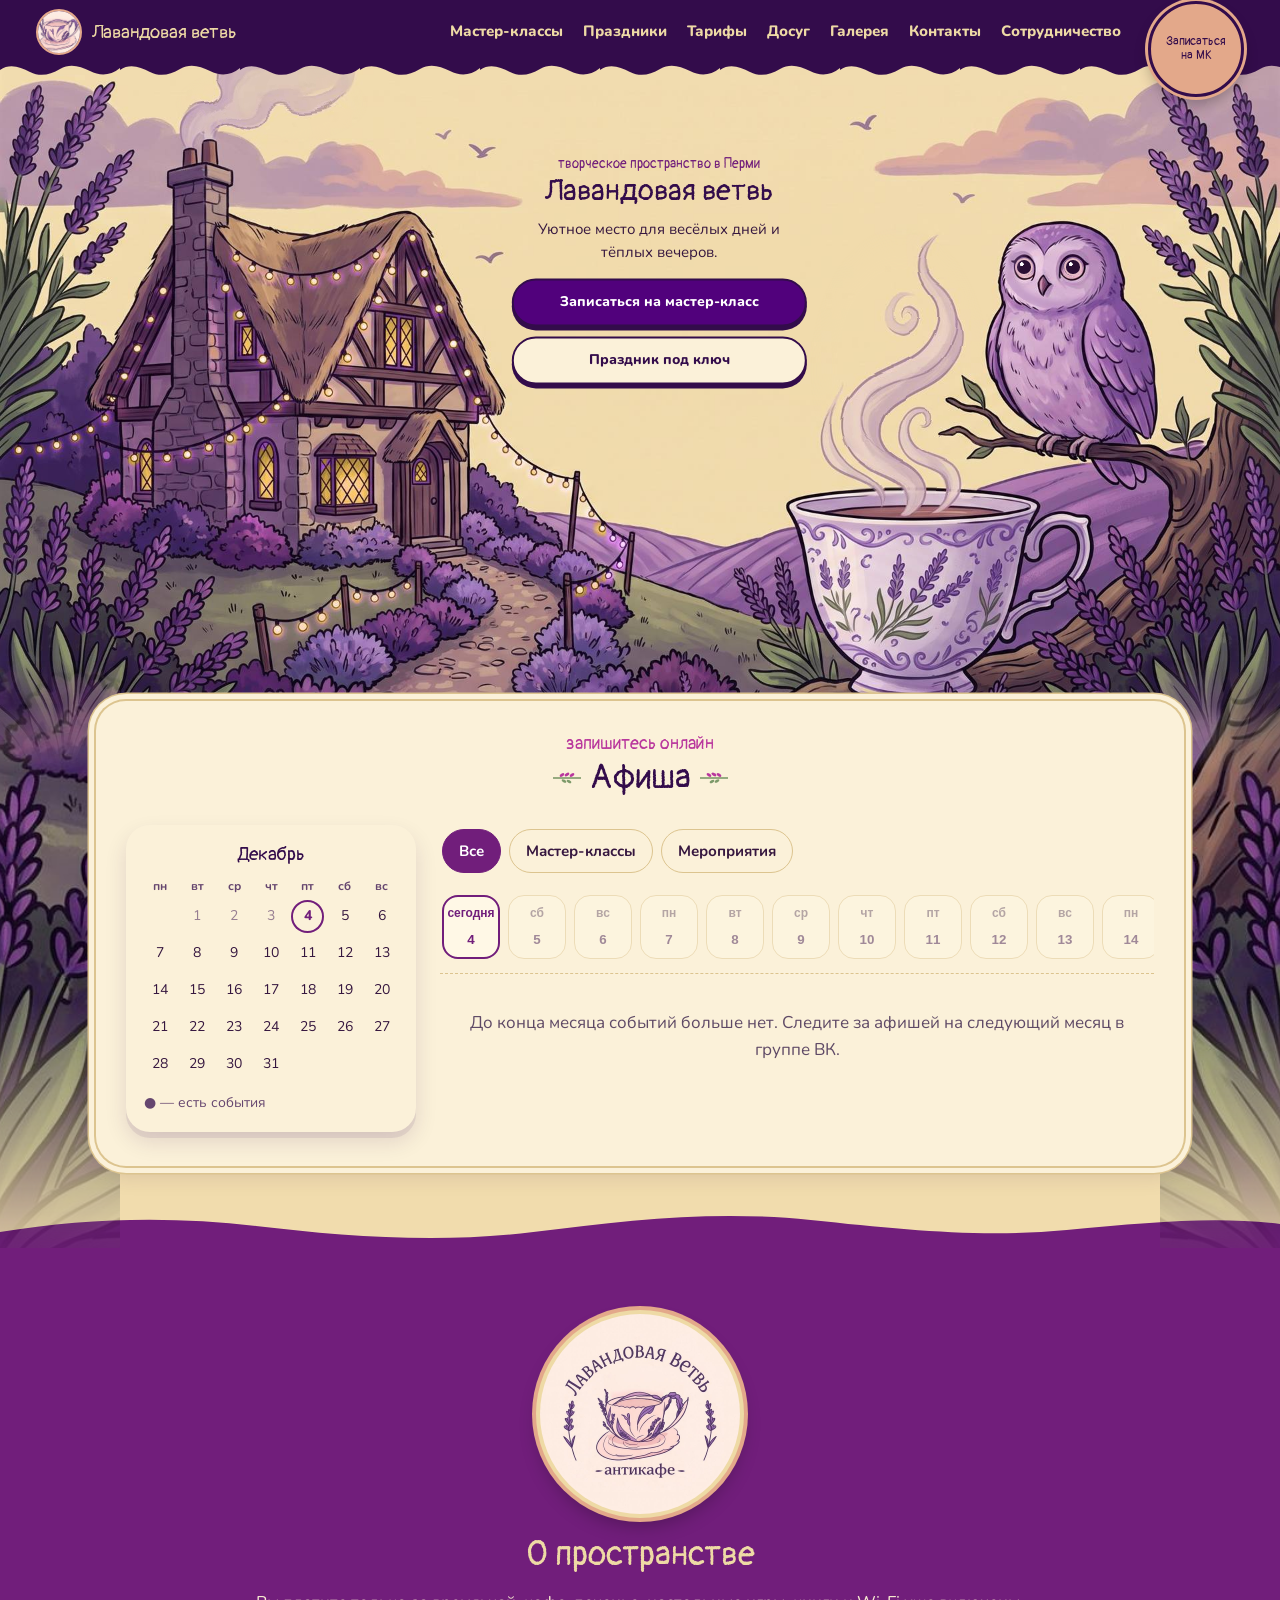
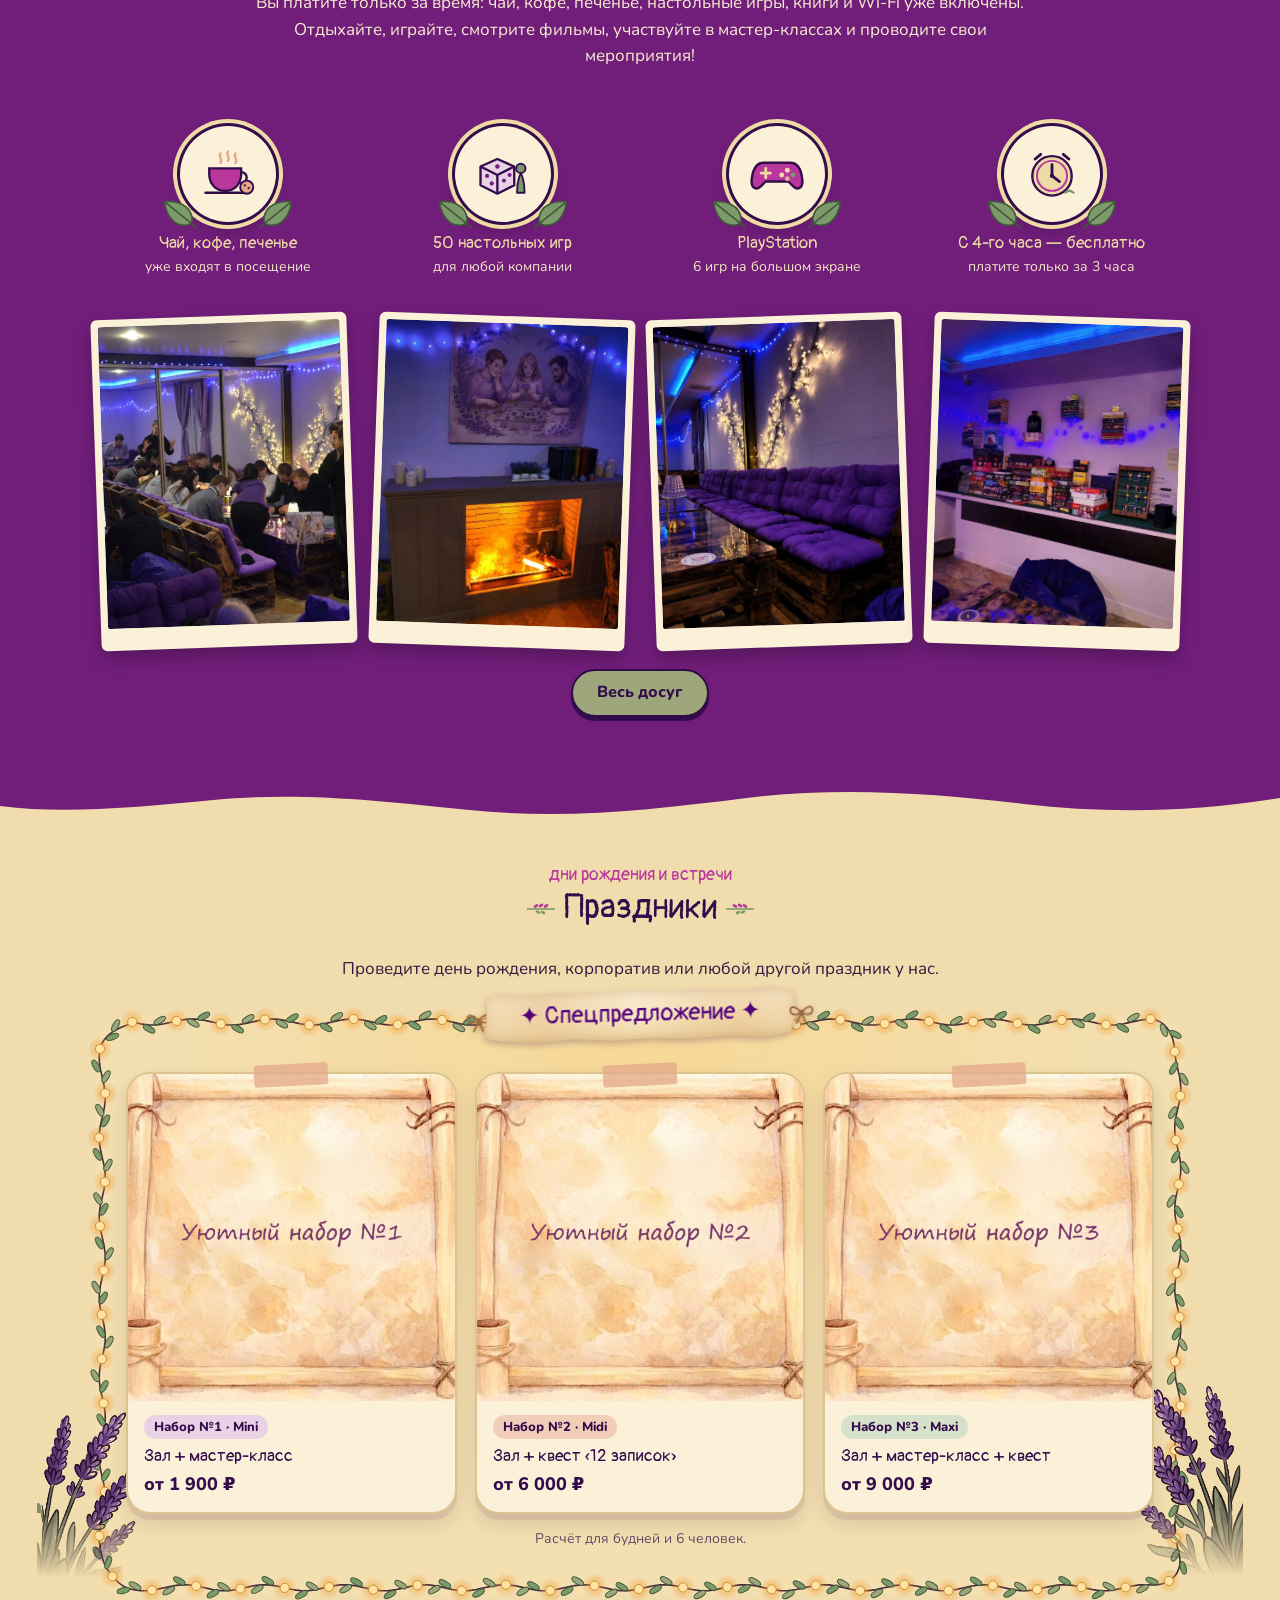
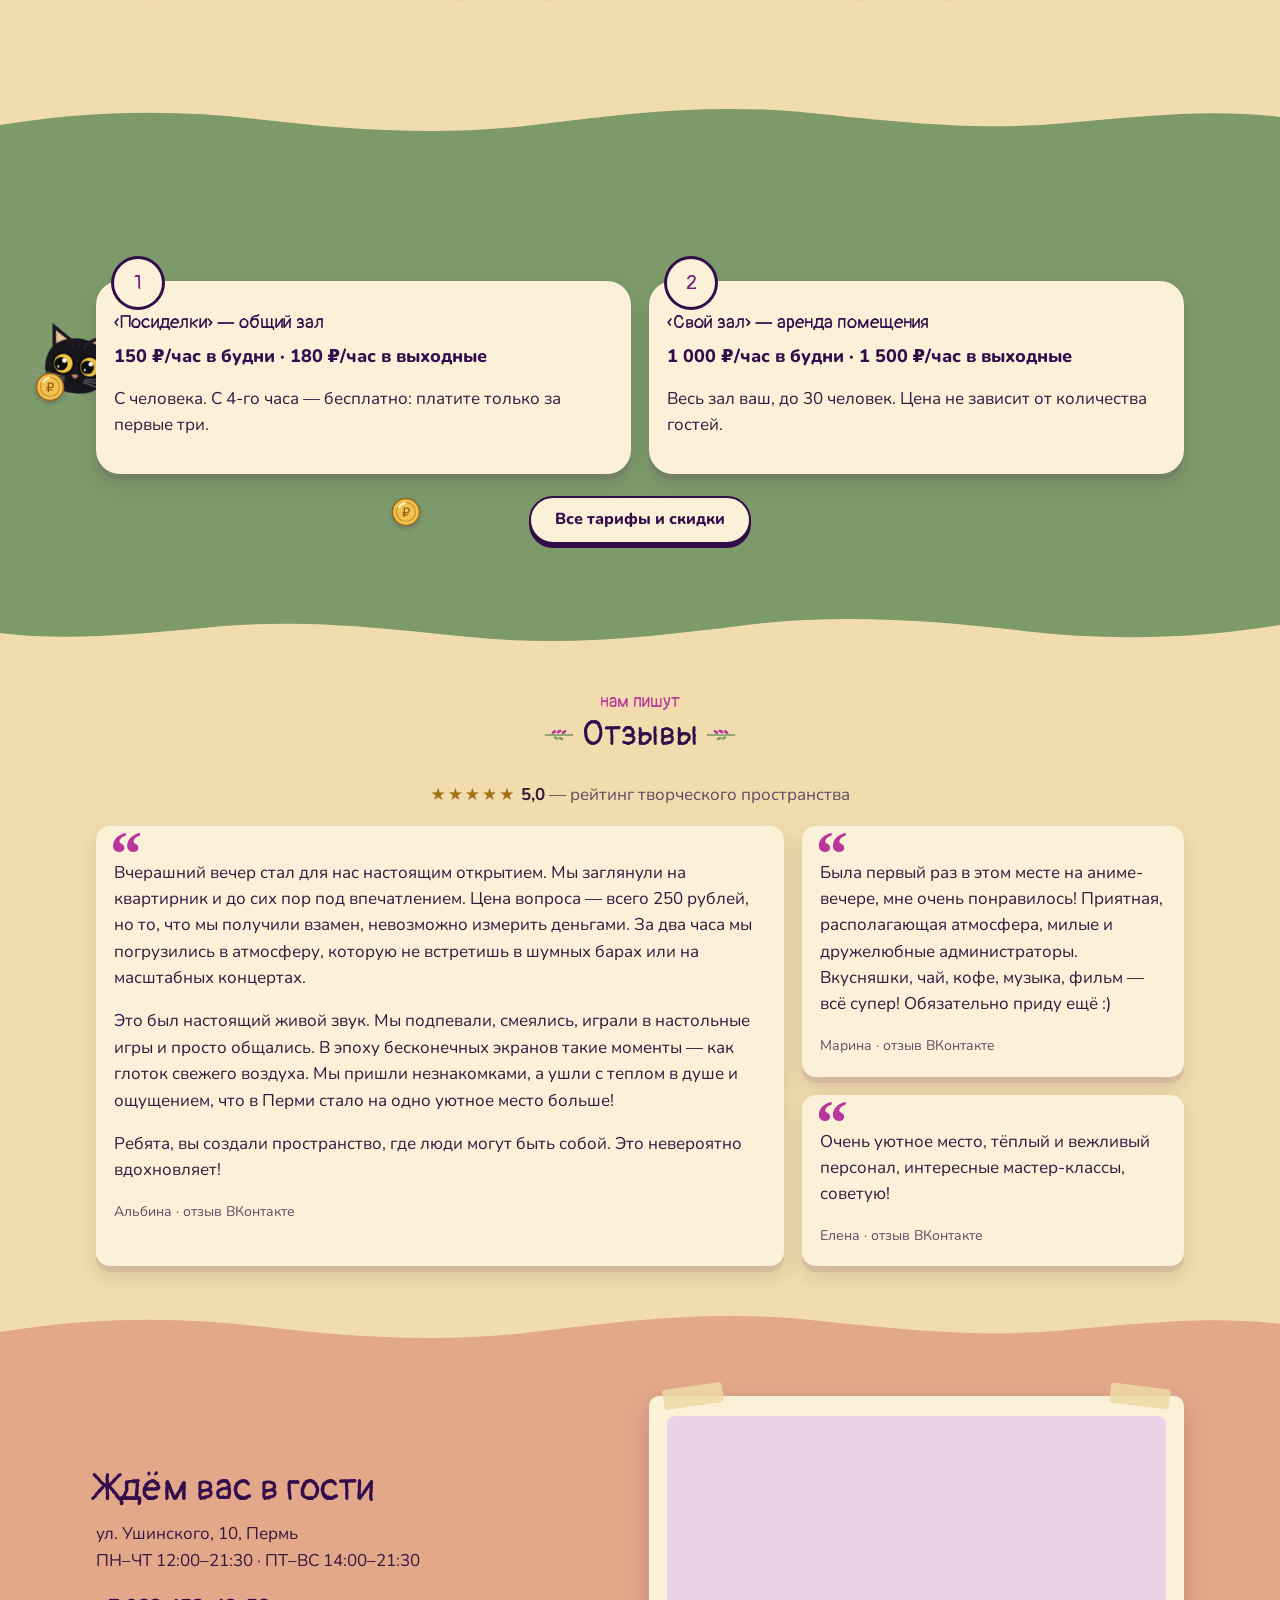
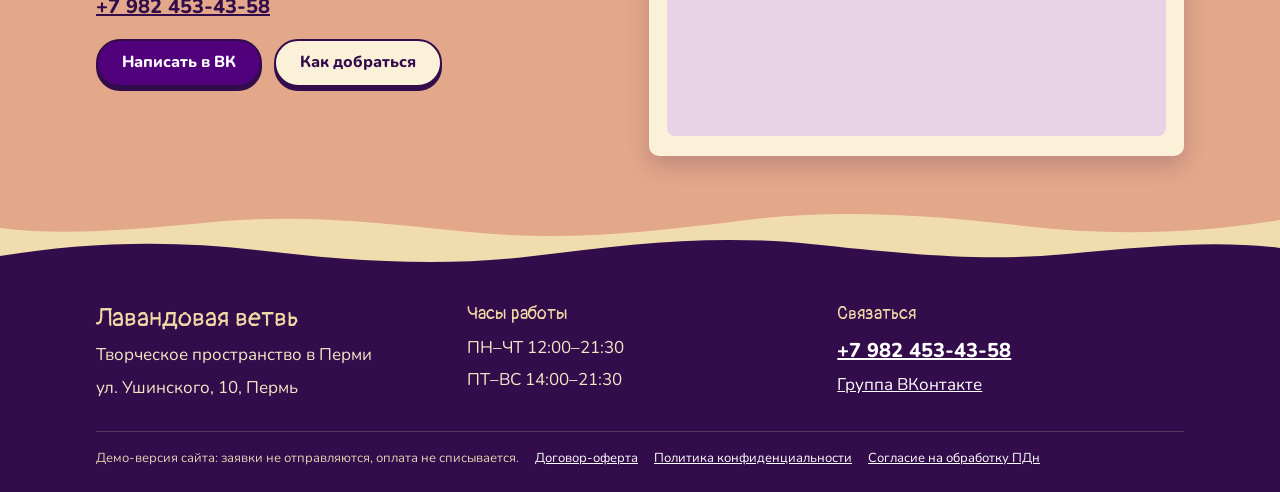
<file: index.html>
<!doctype html>
<html lang="ru">
<head>
  <meta charset="utf-8">
  <meta name="viewport" content="width=device-width, initial-scale=1">
  <!-- сайт только светлый: тёмный режим браузера (Chrome, Dark Reader) не перекрашивает шапку и плашки -->
  <meta name="color-scheme" content="only light">
  <meta name="darkreader-lock">
  <title>Лавандовая ветвь — творческое пространство в Перми</title>
  <meta name="description" content="Творческое пространство «Лавандовая ветвь» в Перми: мастер-классы, детские дни рождения, настолки и PlayStation. ул. Ушинского, 10.">
  <link rel="preload" href="fonts/nunito-cyrillic-XRXV3I6Li01BKofIMeaBXso.woff2" as="font" type="font/woff2" crossorigin>
  <link rel="preload" href="fonts/pangolin-cyrillic-cY9GfjGcW0FPpi-tWMfJ79zqiA.woff2" as="font" type="font/woff2" crossorigin>
  <link rel="stylesheet" href="css/fonts.css">
  <link rel="stylesheet" href="css/style.css">
</head>
<body>
  <header id="site-header"></header>

  <main>
    <!-- Первый экран: иллюстрированная сцена, текст в небе -->
    <section class="hero">
      <div class="hero-text">
        <h1><span class="hand">творческое пространство в Перми</span>Лавандовая ветвь</h1>
        <p>Уютное место для весёлых дней и тёплых вечеров.</p>
        <div class="btns">
          <a class="btn" href="#afisha">Записаться на мастер-класс</a>
          <a class="btn btn-outline" href="prazdniki.html">Праздник под ключ</a>
        </div>
      </div>
      <div class="hero-art">
        <img class="hero-scene" src="img/art/hero-scene.jpg" alt="Сказочный домик — творческое пространство в лавандовом поле, совушка и чашка чая" width="1920" height="1071">
        <!-- Оживление сцены: дым из трубы и чашки колышется, сова смотрит на курсор. Координаты — в пикселях картинки 1920×1071 -->
        <div class="hero-fx" aria-hidden="true">
          <div class="smoke" style="--x:262;--y:0;--w:290;--h:122"><img src="img/art/hero-scene.jpg" alt=""><i style="--l:14%;--d:0s"></i><i style="--l:18%;--d:2.3s"></i><i style="--l:12%;--d:4.6s"></i></div>
          <div class="smoke steam" style="--x:1215;--y:245;--w:270;--h:430"><img src="img/art/hero-scene.jpg" alt=""></div>
          <!-- сова крутит головой, как настоящая: силуэт головы на месте, мордочка поворачивается по «шару» головы.
               owl-head обрезает всё по контуру головы; owl-cover прячет нарисованную мордочку; owl-face — подвижная мордочка с глазами -->
          <div class="owl-head" style="--x:1470;--y:215;--w:240;--h:175;--fx:1494;--fy:250;--fw:192;--fh:122">
            <i class="owl-cover"></i>
            <div class="owl-face"><img src="img/art/hero-scene.jpg" alt="">
              <span class="owl-eye" style="--ex:1536;--ey:305"><i></i></span>
              <span class="owl-eye" style="--ex:1609;--ey:305"><i></i></span>
            </div>
          </div>
        </div>
        <svg class="fx-defs" width="0" height="0" aria-hidden="true">
          <filter id="smoke-wave" x="-5%" y="-5%" width="110%" height="110%">
            <feTurbulence type="fractalNoise" baseFrequency="0.016 0.035" numOctaves="1" seed="4" result="n">
              <animate attributeName="baseFrequency" dur="6s" values="0.016 0.035;0.028 0.055;0.016 0.035" repeatCount="indefinite"/>
            </feTurbulence>
            <feDisplacementMap in="SourceGraphic" in2="n" scale="18" xChannelSelector="R" yChannelSelector="G"/>
          </filter>
          <!-- пар над чашкой: та же плавная волна, но почти незаметная -->
          <filter id="steam-soft" x="-5%" y="-5%" width="110%" height="110%">
            <feTurbulence type="fractalNoise" baseFrequency="0.016 0.035" numOctaves="1" seed="7" result="n">
              <animate attributeName="baseFrequency" dur="9s" values="0.016 0.035;0.022 0.045;0.016 0.035" repeatCount="indefinite"/>
            </feTurbulence>
            <feDisplacementMap in="SourceGraphic" in2="n" scale="5" xChannelSelector="R" yChannelSelector="G"/>
          </filter>        </svg>
      </div>
    </section>

    <!-- Афиша в бумажной рамке -->
    <section class="section" id="afisha" style="scroll-margin-top:80px">
      <img class="afisha-side l" src="img/art/side-left.jpg" alt="">
      <img class="afisha-side r" src="img/art/side-right.jpg" alt="">
      <div class="wrap">
        <!-- без плавного проявления: рамка заходит на сцену, и в полупрозрачном виде сквозь неё просвечивала картинка -->
        <div class="paper-frame" data-no-reveal>
          <div class="section-title">
            <span class="hand">запишитесь онлайн</span>
            <h2>Афиша</h2><!-- месяцы подставляет js/booking.js по датам событий -->
          </div>
          <div data-afisha></div>
        </div>
      </div>
    </section>

    <!-- О пространстве: плашка Eminence с медальонами -->
    <section class="section band">
      <div class="wrap">
        <div class="about-intro">
          <img class="about-owl" src="img/logo.jpg" alt="Логотип творческого пространства «Лавандовая ветвь»" width="190" height="190" loading="lazy">
          <div>
            <h2>О пространстве</h2>
            <p>Вы платите только за время: чай, кофе, печенье, настольные игры, книги и Wi-Fi уже включены.<br>Отдыхайте, играйте, смотрите фильмы, участвуйте в мастер-классах и проводите свои мероприятия!</p>
          </div>
        </div>
        <div class="medals">
          <a class="medal" href="tarify.html">
            <div class="medal-ico"><svg viewBox="0 0 64 64" aria-hidden="true"><path d="M24 10c-3 4 3 6 0 10M32 8c-3 4 3 6 0 10M40 10c-3 4 3 6 0 10" stroke="#E3A88A" stroke-width="2.5" fill="none" stroke-linecap="round"/><path d="M12 26h34v6c0 11-7 18-17 18S12 43 12 32z" fill="#B9379D" stroke="#330C4B" stroke-width="2.5"/><path d="M46 30c8 0 8 12-1 12" stroke="#330C4B" stroke-width="2.5" fill="none"/><path d="M8 52h42" stroke="#330C4B" stroke-width="2.5" stroke-linecap="round"/><circle cx="52" cy="46" r="7" fill="#E3A88A" stroke="#330C4B" stroke-width="2"/><circle cx="50" cy="44" r="1.2" fill="#330C4B"/><circle cx="54" cy="47" r="1.2" fill="#330C4B"/></svg></div>
            <b>Чай, кофе, печенье</b><span>уже входят в посещение</span>
          </a>
          <a class="medal" href="zanyatiya.html#nastolki">
            <div class="medal-ico"><svg viewBox="0 0 64 64" aria-hidden="true"><path d="M8 24l18-8 18 8v20l-18 9-18-9z" fill="#EAD2E6" stroke="#330C4B" stroke-width="2.5" stroke-linejoin="round"/><path d="M8 24l18 9 18-9M26 33v20" stroke="#330C4B" stroke-width="2.5" fill="none"/><circle cx="26" cy="24" r="2.4" fill="#711E7B"/><circle cx="15" cy="34" r="2.2" fill="#711E7B"/><circle cx="20" cy="42" r="2.2" fill="#711E7B"/><circle cx="33" cy="39" r="2.2" fill="#711E7B"/><circle cx="39" cy="33" r="2.2" fill="#711E7B"/><circle cx="51" cy="26" r="5" fill="#7D9A6A" stroke="#330C4B" stroke-width="2"/><path d="M47 52c0-9 2-17 4-21 2 4 4 12 4 21z" fill="#7D9A6A" stroke="#330C4B" stroke-width="2" stroke-linejoin="round"/></svg></div>
            <b>50 настольных игр</b><span>для любой компании</span>
          </a>
          <a class="medal" href="zanyatiya.html#ps">
            <div class="medal-ico"><svg viewBox="0 0 64 64" aria-hidden="true"><path d="M18 20h28c8 0 12 8 13 18 1 9-5 12-10 7l-5-5H20l-5 5c-5 5-11 2-10-7 1-10 5-18 13-18z" fill="#B9379D" stroke="#330C4B" stroke-width="2.5" stroke-linejoin="round"/><path d="M20 26v10M15 31h10" stroke="#EEDAA5" stroke-width="3" stroke-linecap="round"/><circle cx="43" cy="28" r="2.6" fill="#EEDAA5"/><circle cx="49" cy="33" r="2.6" fill="#7D9A6A"/><circle cx="43" cy="37" r="2.6" fill="#E3A88A"/><circle cx="37" cy="33" r="2.6" fill="#EEDAA5"/></svg></div>
            <b>PlayStation</b><span>6 игр на большом экране</span>
          </a>
          <a class="medal" href="tarify.html">
            <div class="medal-ico"><svg viewBox="0 0 64 64" aria-hidden="true"><circle cx="32" cy="34" r="21" fill="#EEDAA5" stroke="#330C4B" stroke-width="2.5"/><circle cx="32" cy="34" r="16" fill="none" stroke="#B9379D" stroke-width="2"/><path d="M32 22v12l8 6" stroke="#330C4B" stroke-width="3" stroke-linecap="round" fill="none"/><path d="M14 16l6-5M50 16l-6-5" stroke="#330C4B" stroke-width="3" stroke-linecap="round"/><circle cx="32" cy="34" r="2.2" fill="#330C4B"/><path d="M46 52c3-3 6-3 9 0" stroke="#7D9A6A" stroke-width="2.5" fill="none" stroke-linecap="round"/></svg></div>
            <b>С 4-го часа — бесплатно</b><span>платите только за 3 часа</span>
          </a>
        </div>
        <div class="photo-strip">
          <figure><img src="img/photo-hall-1.jpg" alt="Зал творческого пространства вечером" loading="lazy"></figure>
          <figure><img src="img/photo-fireplace.jpg" alt="Камин в зале" loading="lazy"></figure>
          <figure><img src="img/photo-sofas.jpg" alt="Диваны и подушки" loading="lazy"></figure>
          <figure><img src="img/photo-boardgames.jpg" alt="Полка с настольными играми" loading="lazy"></figure>
        </div>
        <p class="center"><a class="btn btn-green" href="zanyatiya.html">Весь досуг</a></p>
      </div>
    </section>

    <!-- Праздники: карточки со «скотчем» -->
    <section class="section">
      <div class="wrap">
        <div class="section-title">
          <span class="hand">дни рождения и встречи</span>
          <h2>Праздники</h2>
        </div>
        <p class="center" style="max-width:620px;margin:0 auto 26px">Проведите день рождения, корпоратив или любой другой праздник у нас.</p>
        <div class="special">
          <span class="special-ribbon"><b>✦ Спецпредложение ✦</b></span>
          <div class="grid-3">
          <article class="card taped"><img class="card-img" src="img/set-1-mini.jpg" alt="" loading="lazy"><div class="card-body"><span class="tag">Набор №1 · Mini</span><h3>Зал + мастер-класс</h3><div class="price">от 1 900 ₽</div></div></article>
          <article class="card taped"><img class="card-img" src="img/set-2-midi.jpg" alt="" loading="lazy"><div class="card-body"><span class="tag peach">Набор №2 · Midi</span><h3>Зал + квест «12 записок»</h3><div class="price">от 6 000 ₽</div></div></article>
          <article class="card taped"><img class="card-img" src="img/set-3-maxi.jpg" alt="" loading="lazy"><div class="card-body"><span class="tag mint">Набор №3 · Maxi</span><h3>Зал + мастер-класс + квест</h3><div class="price">от 9 000 ₽</div></div></article>
        </div>
        <p class="small muted center" style="margin-top:14px">Расчёт для будней и 6 человек.</p>
        </div>
        <p class="center"><a class="btn" href="prazdniki.html">Подробнее о праздниках</a></p>
      </div>
    </section>

    <!-- Тарифы на шалфейной плашке -->
    <section class="section band-2">
      <div class="wrap">
        <div class="section-title">
          <span class="hand">просто приходите</span>
          <h2>Тарифы</h2>
        </div>
        <div class="grid-2" style="margin-top:18px" data-cat-paw>
          <div class="plate paper tariff">
            <span class="num">1</span>
            <h3>«Посиделки» — общий зал</h3>
            <p class="price">150 ₽/час в будни · 180 ₽/час в выходные</p>
            <p>С человека. С 4-го часа — бесплатно: платите только за первые три.</p>
          </div>
          <div class="plate paper tariff">
            <span class="num">2</span>
            <h3>«Свой зал» — аренда помещения</h3>
            <p class="price">1 000 ₽/час в будни · 1 500 ₽/час в выходные</p>
            <p>Весь зал ваш, до 30 человек. Цена не зависит от количества гостей.</p>
          </div>
        </div>
        <p class="center" style="margin-top:22px"><a class="btn btn-outline" href="tarify.html">Все тарифы и скидки</a></p>
      </div>
    </section>

    <!-- Отзывы-бумажки -->
    <section class="section">
      <div class="wrap">
        <div class="section-title">
          <span class="hand">нам пишут</span>
          <h2>Отзывы</h2>
        </div>
        <p class="center"><span class="stars" aria-hidden="true">★★★★★</span> <b>5,0</b> <span class="muted">— рейтинг творческого пространства</span></p>
        <div class="reviews">
          <div class="plate paper review">
            <p>Вчерашний вечер стал для нас настоящим открытием. Мы заглянули на квартирник и до сих пор под впечатлением. Цена вопроса — всего 250 рублей, но то, что мы получили взамен, невозможно измерить деньгами. За два часа мы погрузились в атмосферу, которую не встретишь в шумных барах или на масштабных концертах.</p>
            <p>Это был настоящий живой звук. Мы подпевали, смеялись, играли в настольные игры и просто общались. В эпоху бесконечных экранов такие моменты — как глоток свежего воздуха. Мы пришли незнакомками, а ушли с теплом в душе и ощущением, что в Перми стало на одно уютное место больше!</p>
            <p>Ребята, вы создали пространство, где люди могут быть собой. Это невероятно вдохновляет!</p>
            <p class="small muted">Альбина · отзыв ВКонтакте</p>
          </div>
          <div class="plate paper review">
            <p>Была первый раз в этом месте на аниме-вечере, мне очень понравилось! Приятная, располагающая атмосфера, милые и дружелюбные администраторы. Вкусняшки, чай, кофе, музыка, фильм — всё супер! Обязательно приду ещё :)</p>
            <p class="small muted">Марина · отзыв ВКонтакте</p>
          </div>
          <div class="plate paper review">
            <p>Очень уютное место, тёплый и вежливый персонал, интересные мастер-классы, советую!</p>
            <p class="small muted">Елена · отзыв ВКонтакте</p>
          </div>
        </div>
      </div>
    </section>

    <!-- Контакты: персиковая плашка-призыв с запиской -->
    <section class="section band-fawn" id="kontakty">
      <div class="wrap grid-2" style="align-items:center">
        <div>
          <div class="cta-title">Ждём вас в гости</div>
          <p>ул. Ушинского, 10, Пермь<br>ПН–ЧТ 12:00–21:30 · ПТ–ВС 14:00–21:30</p>
          <p><a class="tel" href="tel:+79824534358" style="color:var(--deep)">+7 982 453-43-58</a></p>
          <div class="btns">
            <a class="btn" href="https://vk.com/club233037297" target="_blank" rel="noopener">Написать в ВК</a>
            <a class="btn btn-outline" href="kontakty.html">Как добраться</a>
          </div>
        </div>
        <div class="note">
          <iframe class="map" title="Творческое пространство на Яндекс.Картах" loading="lazy" src="https://yandex.ru/map-widget/v1/?text=%D0%9F%D0%B5%D1%80%D0%BC%D1%8C%2C%20%D1%83%D0%BB%D0%B8%D1%86%D0%B0%20%D0%A3%D1%88%D0%B8%D0%BD%D1%81%D0%BA%D0%BE%D0%B3%D0%BE%2C%2010&z=16"></iframe>
        </div>
      </div>
    </section>
  </main>

  <footer id="site-footer"></footer>

  <script src="data/mk.js"></script>
  <script src="data/afisha.js"></script>
  <script src="js/main.js"></script>
  <script src="js/booking.js"></script>
</body>
</html>
</file>
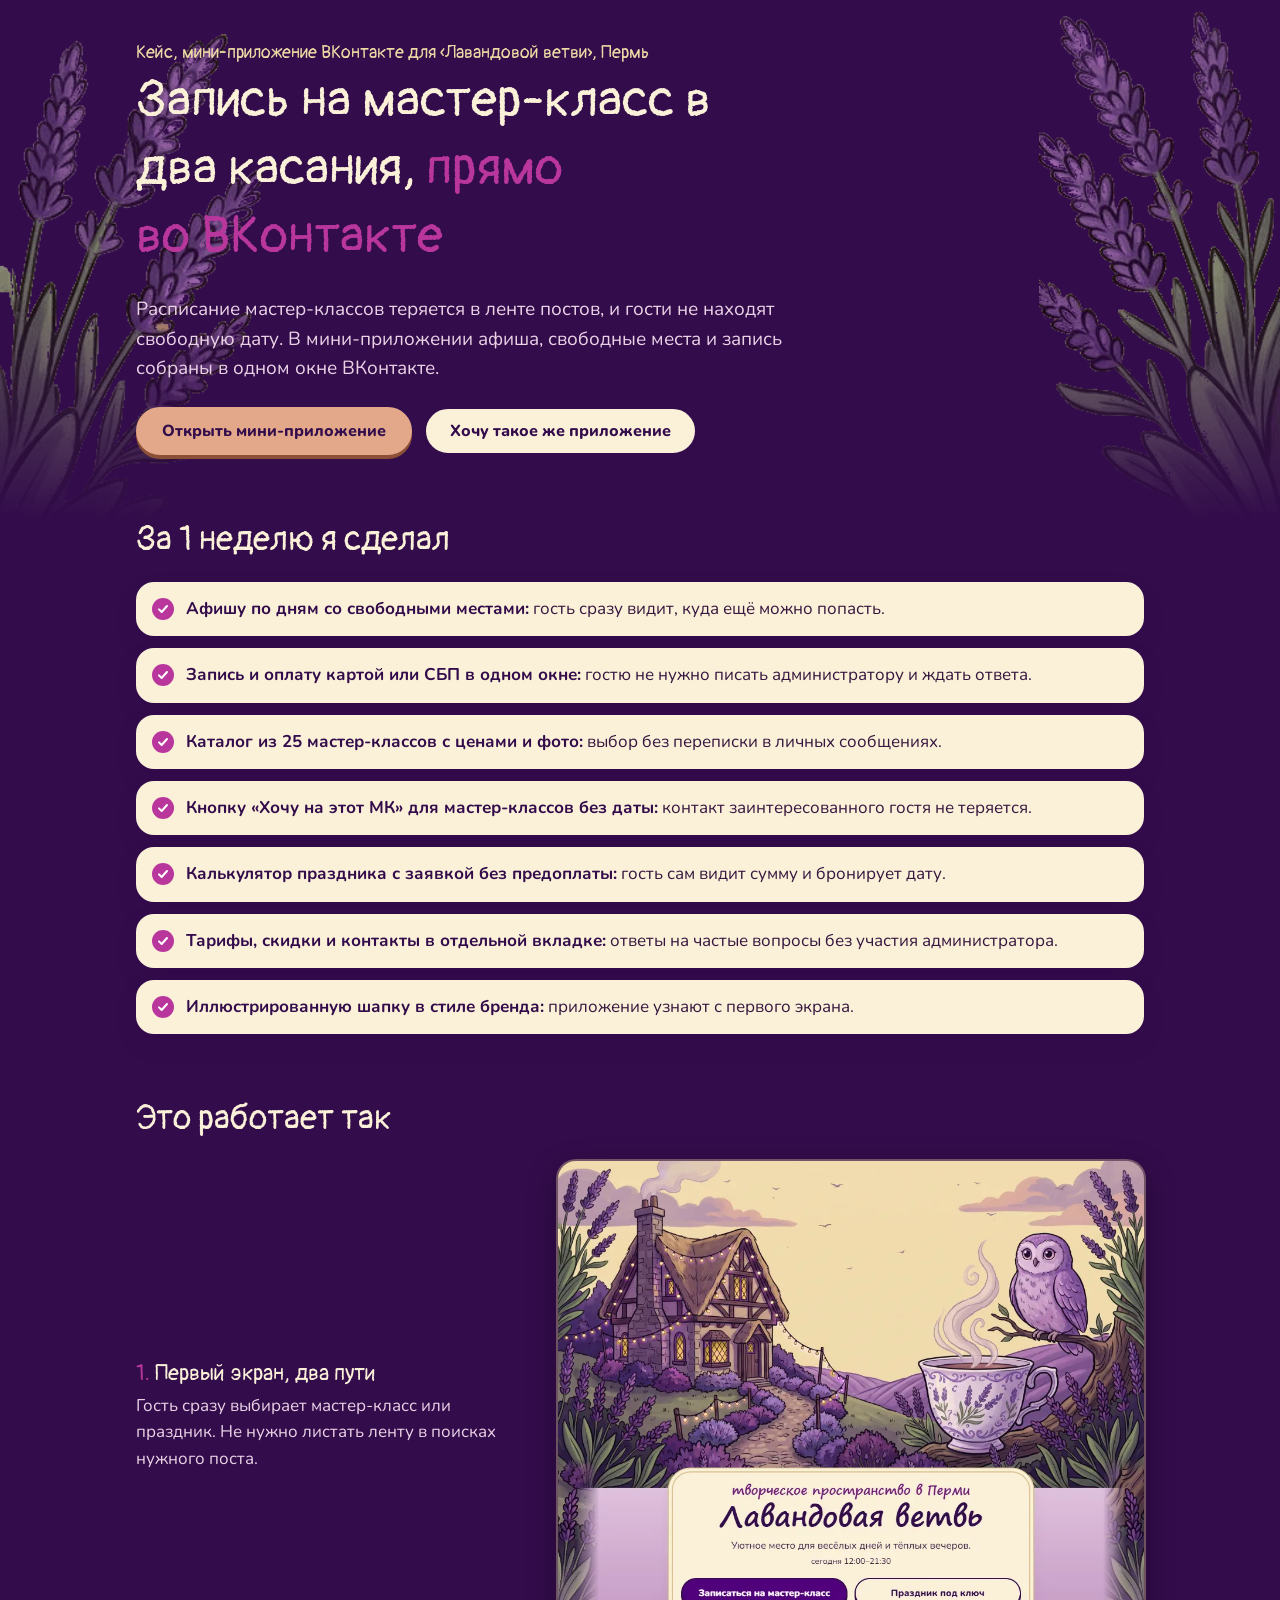
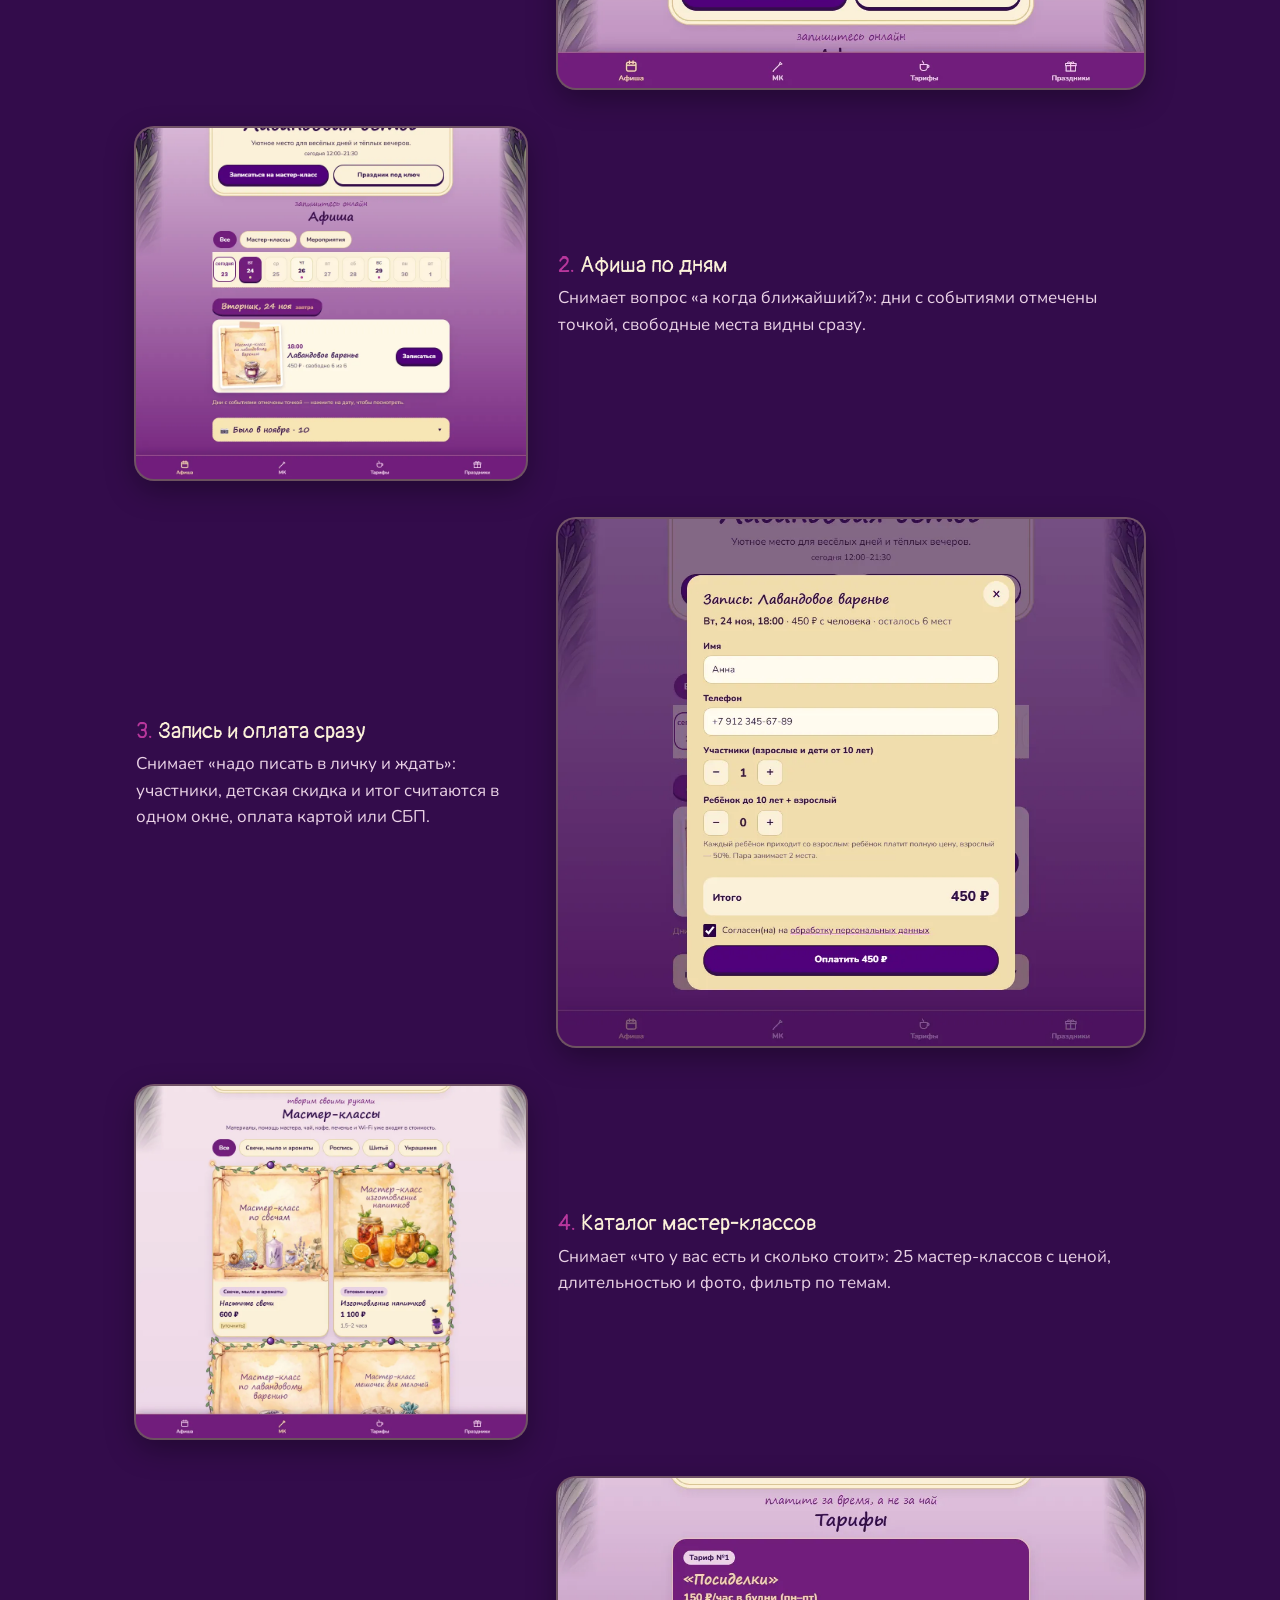
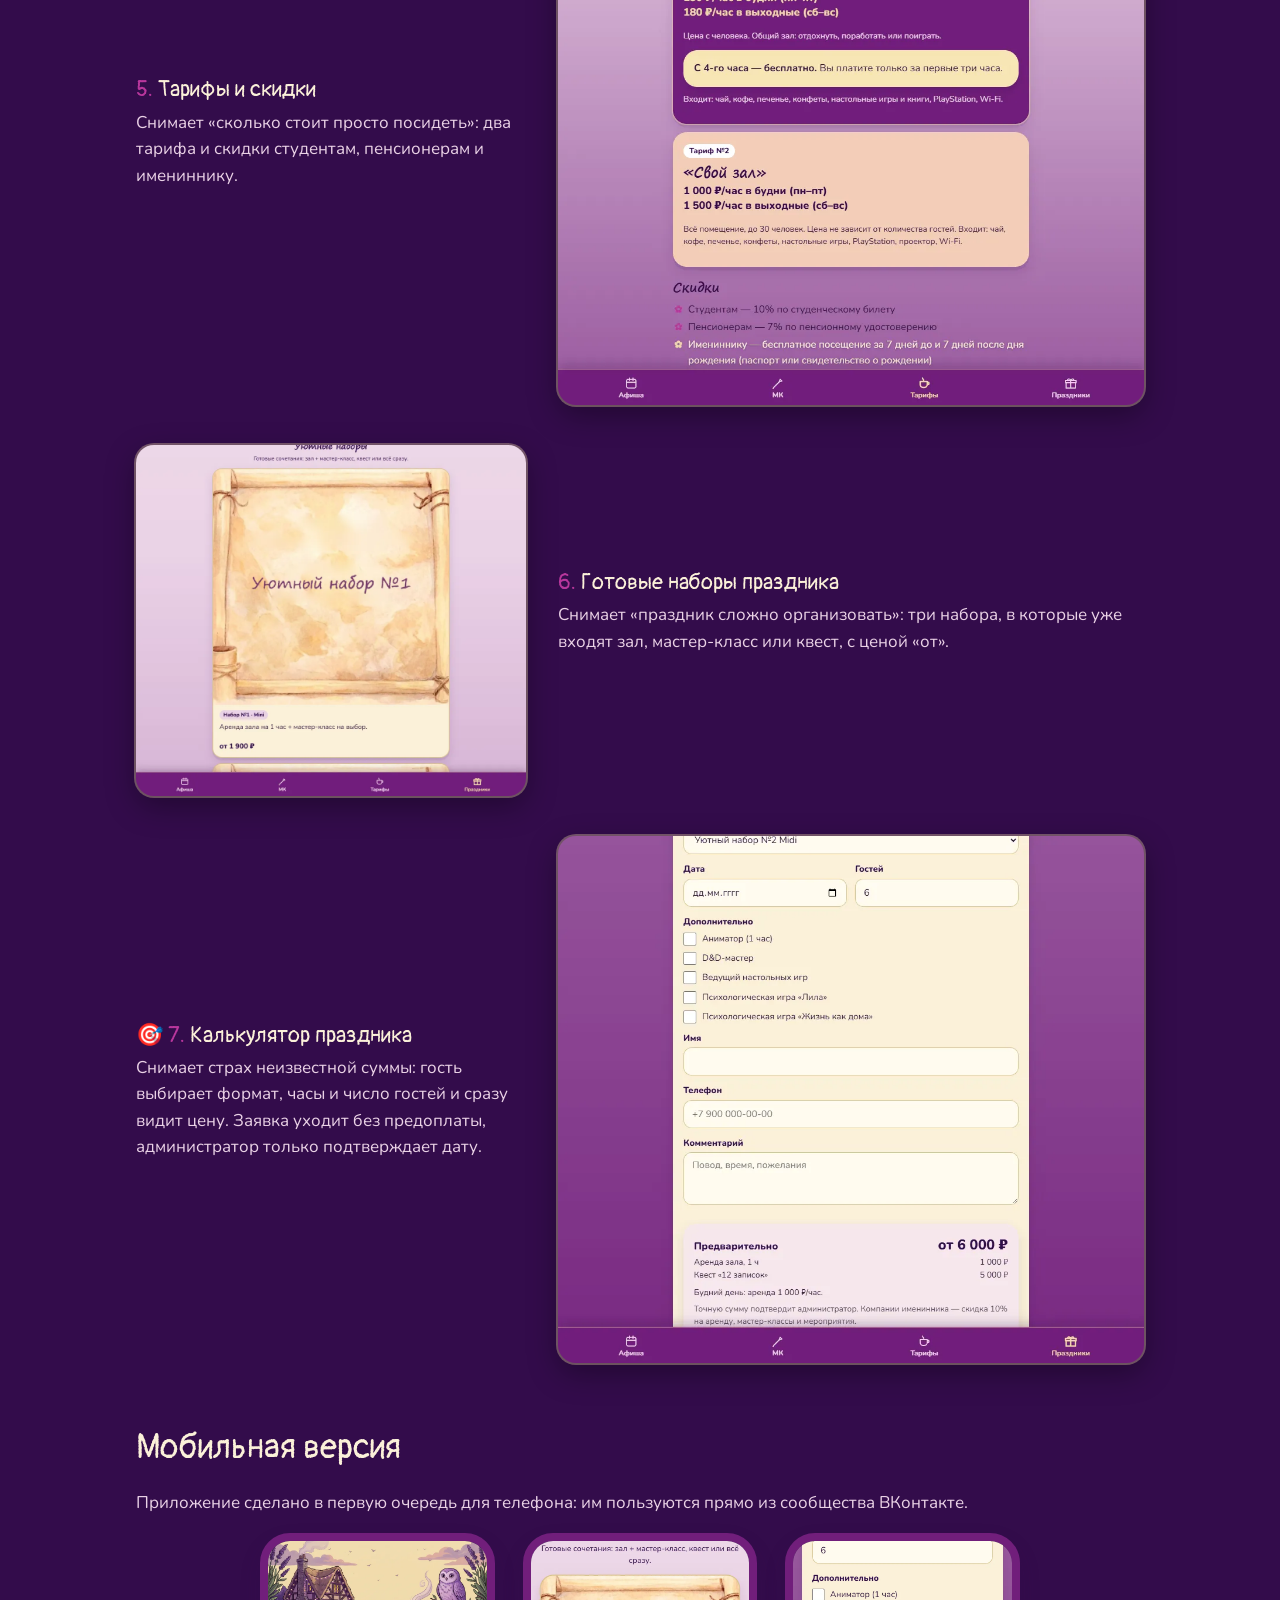
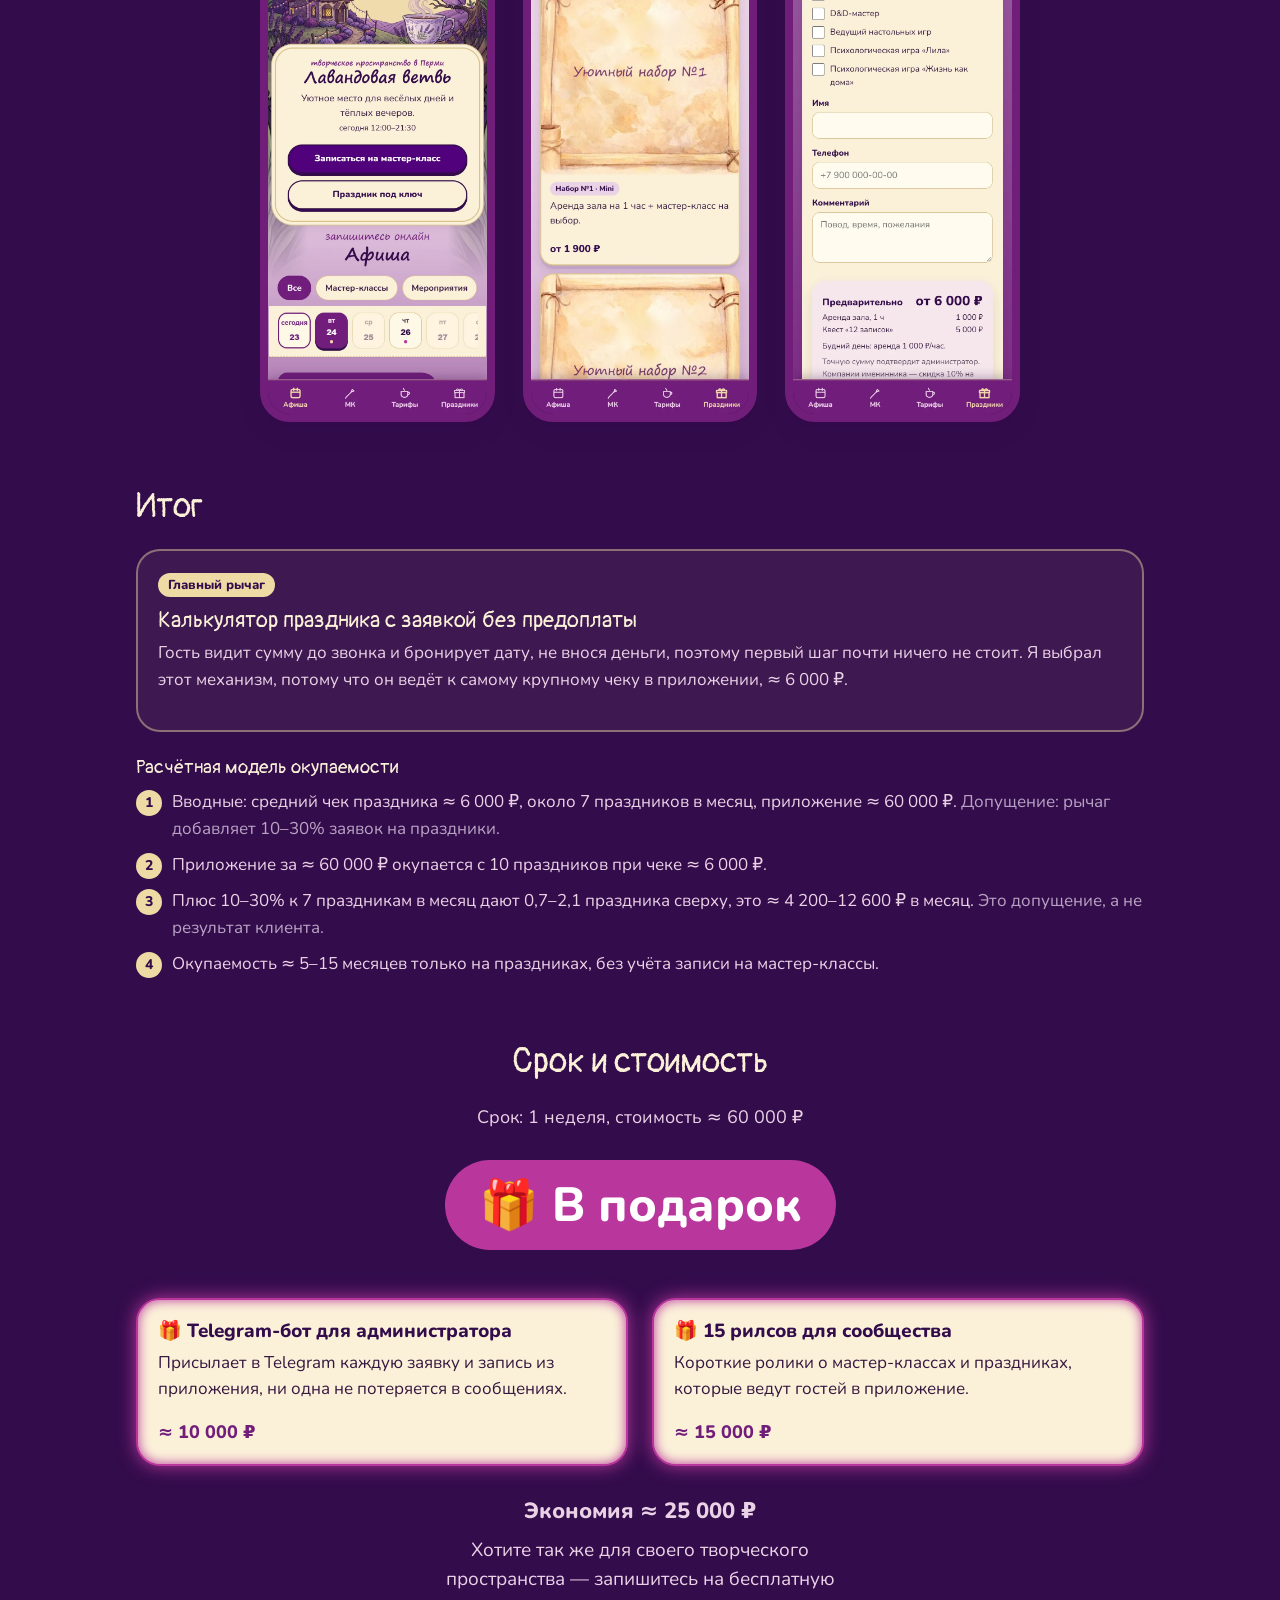
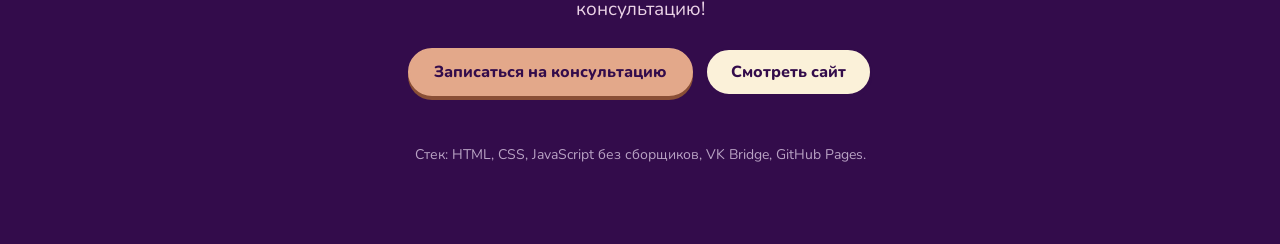
<file: case.html>
<!doctype html>
<html lang="ru">
<head>
  <meta charset="utf-8">
  <meta name="viewport" content="width=device-width, initial-scale=1">
  <meta name="color-scheme" content="only light">
  <meta name="darkreader-lock">
  <title>Кейс: мини-приложение ВКонтакте для «Лавандовой ветви»</title>
  <meta name="description" content="Кейс: мини-приложение ВКонтакте для творческого пространства «Лавандовая ветвь» в Перми. Запись на мастер-класс в два касания и калькулятор праздника.">
  <link rel="preload" href="fonts/nunito-cyrillic-XRXV3I6Li01BKofIMeaBXso.woff2" as="font" type="font/woff2" crossorigin>
  <link rel="preload" href="fonts/pangolin-cyrillic-cY9GfjGcW0FPpi-tWMfJ79zqiA.woff2" as="font" type="font/woff2" crossorigin>
  <link rel="stylesheet" href="css/fonts.css">
  <link rel="stylesheet" href="css/style.css">
  <style>
    /* Стили только страницы кейса. Цвета, шрифты, кнопки и плашки — из css/style.css; акцент проекта — --sunset */
    /* Тёмный фон кейса (вариант C «Лаванда»): глубокий фиолетовый --deep, веточки лаванды из приложения по углам первого экрана */
    body { background: var(--deep); color: var(--lav-soft); position: relative; }
    body::before, body::after { content: ""; position: absolute; top: 0; width: min(28vw, 380px); height: 520px; pointer-events: none;
      background: no-repeat top / contain; opacity: .9;
      -webkit-mask-image: linear-gradient(#000 55%, transparent); mask-image: linear-gradient(#000 55%, transparent); }
    body::before { left: 0; background-image: url(img/art/lav-corner-l.png); background-position: left top; }
    body::after { right: 0; background-image: url(img/art/lav-corner-r.png); background-position: right top; }
    @media (max-width: 600px) { body::before, body::after { width: 90px; height: 260px; opacity: .55; } }
    .case { position: relative; z-index: 1; }
    .case h1, .case h2, .case section > h3, .step-text h3, .lever-plate h3, .save { color: var(--card); }
    .case h1 .accent, .case .hand { color: var(--maize); }
    .lead, .step-text p, .roi li, .price-line, .cta-text, .case section > p, .lever-plate p { color: var(--lav-soft); }
    .done li, .gift, .gift p { color: var(--ink); } /* кремовые карточки — тёмный текст */
    .case .btn:not(.btn-outline) { background: var(--fawn); color: var(--deep); border-color: var(--fawn); box-shadow: 0 4px 0 #8A4F36; }
    .case .btn:not(.btn-outline):hover { background: #EDBBA0; }
    .case { max-width: 1040px; margin: 0 auto; padding: 40px 16px 64px; }
    .case section { margin-top: 64px; }
    .case h1 { font-size: clamp(30px, 6vw, 52px); line-height: 1.3; max-width: 18ch; }
    .case h1 .accent { color: var(--sunset); }
    .case h2 { margin-bottom: 20px; }
    .lead { font-size: 19px; max-width: 62ch; }
    .case .btns { margin-top: 24px; }

    /* «За 1 неделю я сделал» */
    .done { list-style: none; padding: 0; margin: 0; display: grid; gap: 12px; }
    .done li { position: relative; padding: 14px 16px 14px 50px; background: var(--card); border-radius: 18px; box-shadow: var(--shadow); }
    .done li::before { content: ""; position: absolute; left: 16px; top: 16px; width: 22px; height: 22px; border-radius: 50%;
      background: var(--sunset) url("data:image/svg+xml,%3Csvg xmlns='http://www.w3.org/2000/svg' viewBox='0 0 24 24'%3E%3Cpath d='M6 12.5l4 4 8-9' fill='none' stroke='%23fff' stroke-width='3' stroke-linecap='round' stroke-linejoin='round'/%3E%3C/svg%3E") center / 16px no-repeat; }
    .done b { color: var(--deep); }

    /* «Это работает так» */
    .steps { list-style: none; padding: 0; margin: 0; display: grid; gap: 40px; counter-reset: step; }
    .step { display: grid; gap: 16px; align-items: center; }
    .step-text { counter-increment: step; }
    .step-text h3 { font-size: 22px; margin-bottom: 6px; }
    .step-text h3::before { content: counter(step) ". "; color: var(--sunset); }
    .step img { border-radius: 18px; box-shadow: 0 0 0 2px rgba(238, 218, 165, .35), 0 10px 30px rgba(0, 0, 0, .35); background: var(--card); }
    .step.lever .step-text h3::before { content: "🎯 " counter(step) ". "; }
    @media (min-width: 820px) {
      .step { grid-template-columns: 1fr 1.5fr; gap: 32px; }
      .step:nth-child(even) .step-text { order: 2; }
    }

    /* «Мобильная версия» */
    .phones { display: grid; grid-template-columns: repeat(3, 1fr); gap: 12px; max-width: 760px; margin: 0 auto; }
    .phones img { border-radius: 22px; border: 6px solid var(--eminence); box-shadow: var(--shadow); }
    @media (min-width: 700px) { .phones { gap: 28px; } .phones img { border-width: 8px; border-radius: 30px; } }

    /* «Итог»: плашка главного рычага — рамка акцентом 45%, фон акцентом 6% (на тёмном фоне акцент — маис) */
    .lever-plate { border: 2px solid rgba(238, 218, 165, .45); background: rgba(238, 218, 165, .06); border-radius: var(--radius); padding: 20px; margin-bottom: 24px; }
    .lever-plate .tag { background: var(--maize); color: var(--deep); }
    .lever-plate h3 { margin: 10px 0 6px; font-size: 22px; }
    .roi { counter-reset: roi; list-style: none; padding: 0; margin: 0; display: grid; gap: 10px; }
    .roi li { counter-increment: roi; position: relative; padding-left: 36px; }
    .roi li::before { content: counter(roi); position: absolute; left: 0; top: 1px; width: 26px; height: 26px; border-radius: 50%;
      background: var(--maize); color: var(--deep); font: 800 14px/26px var(--font-body); text-align: center; }
    .assume { color: #B9A3C4; font-style: italic; }

    /* «Срок и стоимость» */
    .price-line { font-size: 18px; text-align: center; margin: 0; }
    .gift-badge { display: block; width: fit-content; margin: 28px auto 0; padding: 14px 34px; border-radius: 999px;
      background: var(--sunset); color: #fff; font: 800 30px/1.3 var(--font-body);
      animation: gift-pulse 1.8s ease-in-out infinite; }
    @media (min-width: 768px) { .gift-badge { font-size: 48px; } }
    @keyframes gift-pulse {
      0%   { transform: scale(1);    box-shadow: 0 0 0 0 rgba(185, 55, 157, .55); }
      50%  { transform: scale(1.06); box-shadow: 0 0 0 18px rgba(185, 55, 157, 0); }
      100% { transform: scale(1);    box-shadow: 0 0 0 0 rgba(185, 55, 157, 0); }
    }
    @media (prefers-reduced-motion: reduce) { .gift-badge { animation: none; } }
    .gifts { display: grid; gap: 16px; margin-top: 28px; }
    @media (min-width: 768px) { .gifts { grid-template-columns: 1fr 1fr; gap: 24px; margin-top: 48px; } }
    .gift { position: relative; background: var(--card); border: 2px solid var(--line); border-radius: var(--radius); padding: 20px 52px 20px 20px; }
    .gift h3 { font-family: var(--font-body); font-weight: 800; font-size: 19px; margin-bottom: 6px; }
    .gift .price { font-weight: 800; color: var(--eminence); margin: 8px 0 0; }
    /* неоновая галочка маркером — только на телефоне */
    .gift .neon-check { position: absolute; top: 14px; right: 14px; width: 32px; height: 32px;
      filter: drop-shadow(0 0 3px var(--sunset)) drop-shadow(0 0 8px var(--sunset)); }
    @media (min-width: 768px) {
      .gift { padding-right: 20px; border-color: var(--sunset); box-shadow: 0 0 18px var(--sunset), inset 0 0 12px var(--sunset); }
      .gift .neon-check { display: none; }
    }
    .save { text-align: center; font-size: 22px; font-weight: 800; color: var(--deep); margin: 28px 0 8px; }
    .cta-text { text-align: center; font-size: 19px; max-width: 40ch; margin: 0 auto; }
    .center-btns { justify-content: center; }
    .stack { margin-top: 48px; text-align: center; }
  </style>
</head>
<body>
  <main class="case">

    <!-- 1. Первый экран кейса -->
    <header>
      <span class="hand">Кейс, мини-приложение ВКонтакте для «Лавандовой ветви», Пермь</span>
      <h1>Запись на мастер-класс в два касания, <span class="accent">прямо во&nbsp;ВКонтакте</span></h1>
      <p class="lead">Расписание мастер-классов теряется в ленте постов, и гости не находят свободную дату. В мини-приложении афиша, свободные места и запись собраны в одном окне ВКонтакте.</p>
      <div class="btns">
        <a class="btn" href="https://knbolkonskiy1-prog.github.io/lavandovaya-vetv/app.html" target="_blank" rel="noopener">Открыть мини-приложение</a>
        <a class="btn btn-outline" href="https://t.me/Votre_kn_abb" target="_blank" rel="noopener">Хочу такое же приложение</a>
      </div>
    </header>

    <!-- 2. Что сделано -->
    <section aria-labelledby="h-done">
      <h2 id="h-done">За 1 неделю я сделал</h2>
      <ul class="done">
        <li><b>Афишу по дням со свободными местами:</b> гость сразу видит, куда ещё можно попасть.</li>
        <li><b>Запись и оплату картой или СБП в одном окне:</b> гостю не нужно писать администратору и ждать ответа.</li>
        <li><b>Каталог из 25 мастер-классов с ценами и фото:</b> выбор без переписки в личных сообщениях.</li>
        <li><b>Кнопку «Хочу на этот МК» для мастер-классов без даты:</b> контакт заинтересованного гостя не теряется.</li>
        <li><b>Калькулятор праздника с заявкой без предоплаты:</b> гость сам видит сумму и бронирует дату.</li>
        <li><b>Тарифы, скидки и контакты в отдельной вкладке:</b> ответы на частые вопросы без участия администратора.</li>
        <li><b>Иллюстрированную шапку в стиле бренда:</b> приложение узнают с первого экрана.</li>
      </ul>
    </section>

    <!-- 3. Воронка по блокам приложения -->
    <section aria-labelledby="h-how">
      <h2 id="h-how">Это работает так</h2>
      <ol class="steps">
        <li class="step">
          <div class="step-text"><h3>Первый экран, два пути</h3><p>Гость сразу выбирает мастер-класс или праздник. Не нужно листать ленту в поисках нужного поста.</p></div>
          <img src="public/case/d-01-hero.webp" width="1000" height="900" alt="Первый экран мини-приложения: иллюстрация с домиком и совой, кнопки «Записаться на мастер-класс» и «Праздник под ключ»" loading="lazy">
        </li>
        <li class="step">
          <div class="step-text"><h3>Афиша по дням</h3><p>Снимает вопрос «а когда ближайший?»: дни с событиями отмечены точкой, свободные места видны сразу.</p></div>
          <img src="public/case/d-02-afisha.webp" width="1000" height="900" alt="Афиша: лента дней, мастер-класс «Лавандовое варенье», свободно 6 из 6" loading="lazy">
        </li>
        <li class="step">
          <div class="step-text"><h3>Запись и оплата сразу</h3><p>Снимает «надо писать в личку и ждать»: участники, детская скидка и итог считаются в одном окне, оплата картой или СБП.</p></div>
          <img src="public/case/d-03-booking.webp" width="1000" height="900" alt="Окно записи: имя, телефон, число участников, итог 450 ₽, кнопка «Оплатить 450 ₽»" loading="lazy">
        </li>
        <li class="step">
          <div class="step-text"><h3>Каталог мастер-классов</h3><p>Снимает «что у вас есть и сколько стоит»: 25 мастер-классов с ценой, длительностью и фото, фильтр по темам.</p></div>
          <img src="public/case/d-04-mk.webp" width="1000" height="900" alt="Каталог мастер-классов: карточки с обложками и ценами, фильтры по темам" loading="lazy">
        </li>
        <li class="step">
          <div class="step-text"><h3>Тарифы и скидки</h3><p>Снимает «сколько стоит просто посидеть»: два тарифа и скидки студентам, пенсионерам и имениннику.</p></div>
          <img src="public/case/d-05-tarify.webp" width="1000" height="900" alt="Тарифы «Посиделки» и «Свой зал» с ценами за час" loading="lazy">
        </li>
        <li class="step">
          <div class="step-text"><h3>Готовые наборы праздника</h3><p>Снимает «праздник сложно организовать»: три набора, в которые уже входят зал, мастер-класс или квест, с ценой «от».</p></div>
          <img src="public/case/d-06-sets.webp" width="1000" height="900" alt="Уютные наборы для праздника: Mini, Midi, Maxi" loading="lazy">
        </li>
        <li class="step lever">
          <div class="step-text"><h3>Калькулятор праздника</h3><p>Снимает страх неизвестной суммы: гость выбирает формат, часы и число гостей и сразу видит цену. Заявка уходит без предоплаты, администратор только подтверждает дату.</p></div>
          <img src="public/case/d-07-lever.webp" width="1000" height="900" alt="Заявка на праздник: выбраны допуслуги, предварительная сумма от 6 000 ₽" loading="lazy">
        </li>
      </ol>
    </section>

    <!-- 4. Мобильная версия -->
    <section aria-labelledby="h-mob">
      <h2 id="h-mob">Мобильная версия</h2>
      <p>Приложение сделано в первую очередь для телефона: им пользуются прямо из сообщества ВКонтакте.</p>
      <div class="phones">
        <img src="public/case/m-01-hero.webp" width="780" height="1688" alt="Первый экран на телефоне" loading="lazy">
        <img src="public/case/m-02-sets.webp" width="780" height="1688" alt="Наборы праздника с ценой на телефоне" loading="lazy">
        <img src="public/case/m-03-lever.webp" width="780" height="1688" alt="Калькулятор праздника на телефоне: от 6 000 ₽" loading="lazy">
      </div>
    </section>

    <!-- 5. Итог -->
    <section aria-labelledby="h-result">
      <h2 id="h-result">Итог</h2>
      <div class="lever-plate">
        <span class="tag">Главный рычаг</span>
        <h3>Калькулятор праздника с заявкой без предоплаты</h3>
        <p>Гость видит сумму до звонка и бронирует дату, не внося деньги, поэтому первый шаг почти ничего не стоит. Я выбрал этот механизм, потому что он ведёт к самому крупному чеку в приложении, ≈&nbsp;6&nbsp;000&nbsp;₽.</p>
      </div>
      <h3>Расчётная модель окупаемости</h3>
      <ol class="roi">
        <li>Вводные: средний чек праздника ≈&nbsp;6&nbsp;000&nbsp;₽, около 7 праздников в месяц, приложение ≈&nbsp;60&nbsp;000&nbsp;₽. <span class="assume">Допущение: рычаг добавляет 10–30% заявок на праздники.</span></li>
        <li>Приложение за ≈&nbsp;60&nbsp;000&nbsp;₽ окупается с 10 праздников при чеке ≈&nbsp;6&nbsp;000&nbsp;₽.</li>
        <li>Плюс 10–30% к 7 праздникам в месяц дают 0,7–2,1 праздника сверху, это ≈&nbsp;4&nbsp;200–12&nbsp;600&nbsp;₽ в месяц. <span class="assume">Это допущение, а не результат клиента.</span></li>
        <li>Окупаемость ≈&nbsp;5–15 месяцев только на праздниках, без учёта записи на мастер-классы.</li>
      </ol>
    </section>

    <!-- 6. Срок и стоимость -->
    <section aria-labelledby="h-price">
      <h2 id="h-price" class="center">Срок и стоимость</h2>
      <p class="price-line">Срок: 1 неделя, стоимость ≈&nbsp;60&nbsp;000&nbsp;₽</p>
      <span class="gift-badge">🎁 В подарок</span>
      <div class="gifts">
        <article class="gift">
          <svg class="neon-check" viewBox="0 0 32 32" aria-hidden="true"><path d="M5 17c3 2 5 5 7 8 4-8 9-14 15-19" fill="none" stroke="#B9379D" stroke-width="3.5" stroke-linecap="round" stroke-linejoin="round"/></svg>
          <h3>🎁 Telegram-бот для администратора</h3>
          <p>Присылает в Telegram каждую заявку и запись из приложения, ни одна не потеряется в сообщениях.</p>
          <p class="price">≈&nbsp;10&nbsp;000&nbsp;₽</p>
        </article>
        <article class="gift">
          <svg class="neon-check" viewBox="0 0 32 32" aria-hidden="true"><path d="M5 17c3 2 5 5 7 8 4-8 9-14 15-19" fill="none" stroke="#B9379D" stroke-width="3.5" stroke-linecap="round" stroke-linejoin="round"/></svg>
          <h3>🎁 15 рилсов для сообщества</h3>
          <p>Короткие ролики о мастер-классах и праздниках, которые ведут гостей в приложение.</p>
          <p class="price">≈&nbsp;15&nbsp;000&nbsp;₽</p>
        </article>
      </div>
      <!-- Экономия = 10 000 + 15 000. Источник цен: FL.ru, ноябрь 2026 — Telegram-бот приёма заявок с уведомлением администратору 3 900–23 400 ₽ (взято ≈ 10 000 ₽); монтаж Reels от 1 000 ₽ за ролик, 15 × 1 000 = 15 000 ₽ -->
      <p class="save">Экономия ≈&nbsp;25&nbsp;000&nbsp;₽</p>
      <p class="cta-text">Хотите так же для своего творческого пространства — запишитесь на бесплатную консультацию!</p>
      <div class="btns center-btns">
        <a class="btn" href="https://t.me/Votre_kn_abb" target="_blank" rel="noopener">Записаться на консультацию</a>
        <a class="btn btn-outline" href="https://knbolkonskiy1-prog.github.io/lavandovaya-vetv/app.html" target="_blank" rel="noopener">Смотреть сайт</a>
      </div>
    </section>

    <!-- 7. Стек -->
    <p class="small stack" style="color:#B9A3C4">Стек: HTML, CSS, JavaScript без сборщиков, VK Bridge, GitHub Pages.</p>
  </main>
</body>
</html>
</file>
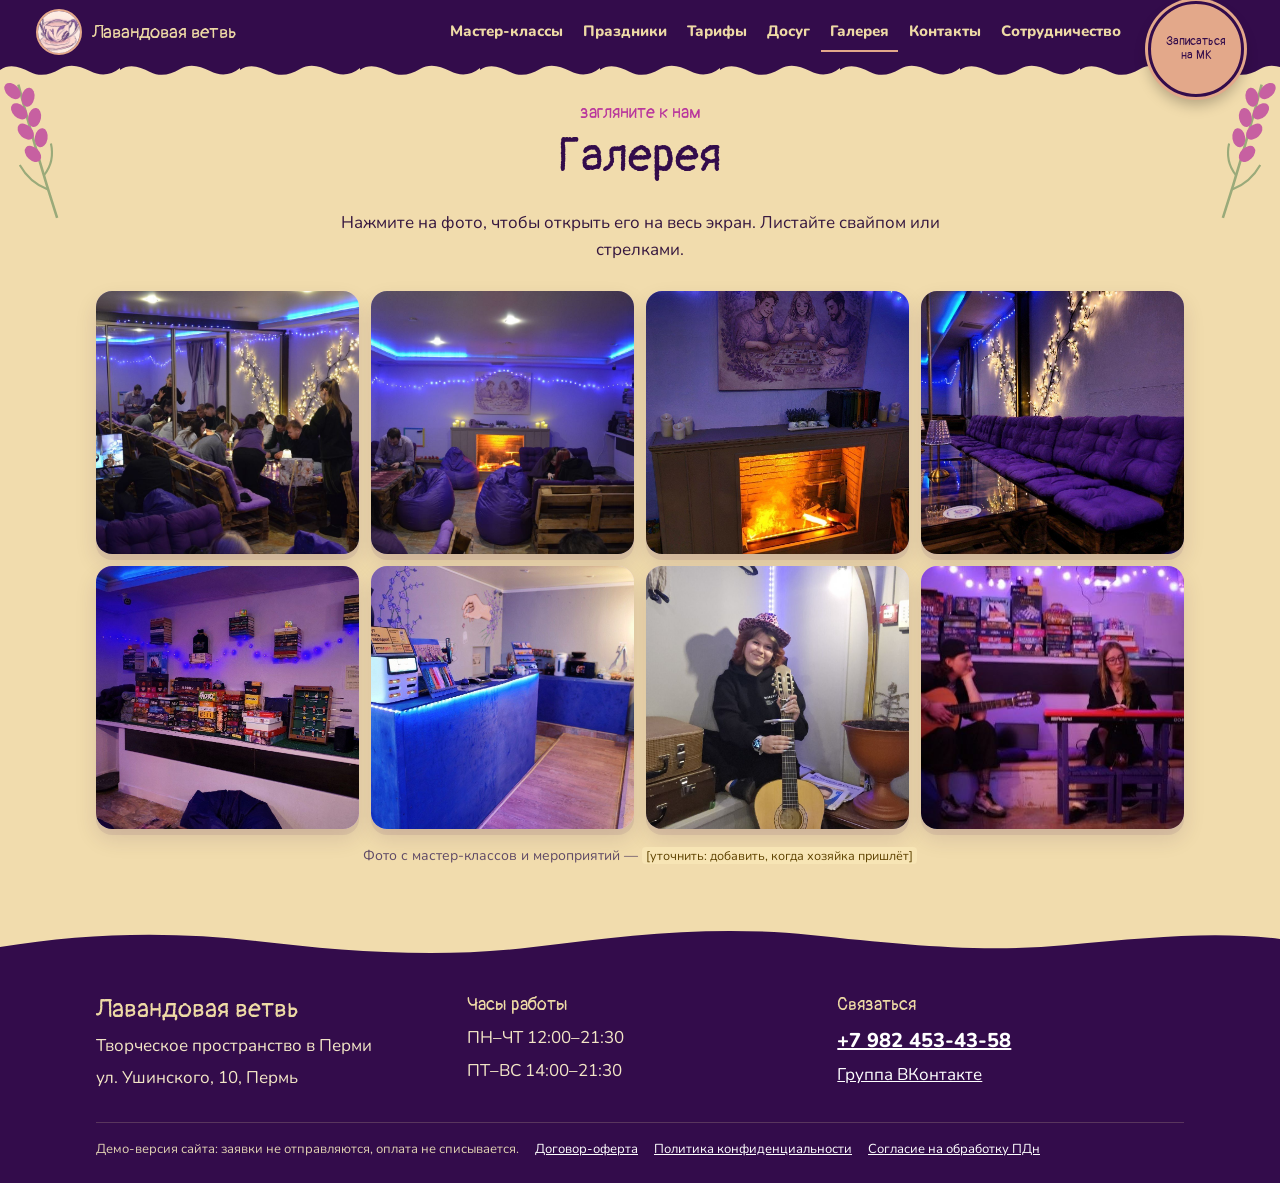
<file: galereya.html>
<!doctype html>
<html lang="ru">
<head>
  <meta charset="utf-8">
  <meta name="viewport" content="width=device-width, initial-scale=1">
  <!-- сайт только светлый: тёмный режим браузера (Chrome, Dark Reader) не перекрашивает шапку и плашки -->
  <meta name="color-scheme" content="only light">
  <meta name="darkreader-lock">
  <title>Галерея — Лавандовая ветвь</title>
  <meta name="description" content="Фото творческого пространства «Лавандовая ветвь» в Перми: зал, камин, настолки, квартирники.">
  <link rel="preload" href="fonts/nunito-cyrillic-XRXV3I6Li01BKofIMeaBXso.woff2" as="font" type="font/woff2" crossorigin>
  <link rel="preload" href="fonts/pangolin-cyrillic-cY9GfjGcW0FPpi-tWMfJ79zqiA.woff2" as="font" type="font/woff2" crossorigin>
  <link rel="stylesheet" href="css/fonts.css">
  <link rel="stylesheet" href="css/style.css">
</head>
<body>
  <header id="site-header"></header>

  <main>
    <section class="page-head" data-sprigs>
      <div class="wrap">
        <span class="hand">загляните к нам</span>
        <h1>Галерея</h1>
        <p>Нажмите на фото, чтобы открыть его на весь экран. Листайте свайпом или стрелками.</p>
      </div>
    </section>

    <section class="section" style="padding-top:24px">
      <div class="wrap">
        <div class="gallery" data-gallery>
          <button type="button" data-full="img/photo-hall-1.jpg"><img src="img/photo-hall-1.jpg" alt="Зал творческого пространства вечером" loading="lazy"></button>
          <button type="button" data-full="img/photo-hall-2.jpg"><img src="img/photo-hall-2.jpg" alt="Зал с гирляндами" loading="lazy"></button>
          <button type="button" data-full="img/photo-fireplace.jpg"><img src="img/photo-fireplace.jpg" alt="Камин" loading="lazy"></button>
          <button type="button" data-full="img/photo-sofas.jpg"><img src="img/photo-sofas.jpg" alt="Диваны и подушки" loading="lazy"></button>
          <button type="button" data-full="img/photo-boardgames.jpg"><img src="img/photo-boardgames.jpg" alt="Полка с настольными играми" loading="lazy"></button>
          <button type="button" data-full="img/photo-counter.jpg"><img src="img/photo-counter.jpg" alt="Стойка администратора" loading="lazy"></button>
          <button type="button" data-full="img/photo-owner-guitar.jpg"><img src="img/photo-owner-guitar.jpg" alt="Хозяйка творческого пространства с гитарой" loading="lazy"></button>
          <button type="button" data-full="img/photo-kvartirnik.jpg"><img src="img/photo-kvartirnik.jpg" alt="Квартирник" loading="lazy"></button>
        </div>
        <p class="center small muted" style="margin-top:16px">Фото с мастер-классов и мероприятий — <span class="todo">[уточнить: добавить, когда хозяйка пришлёт]</span></p>
      </div>
    </section>
  </main>

  <footer id="site-footer"></footer>
  <script src="js/main.js"></script>
</body>
</html>
</file>
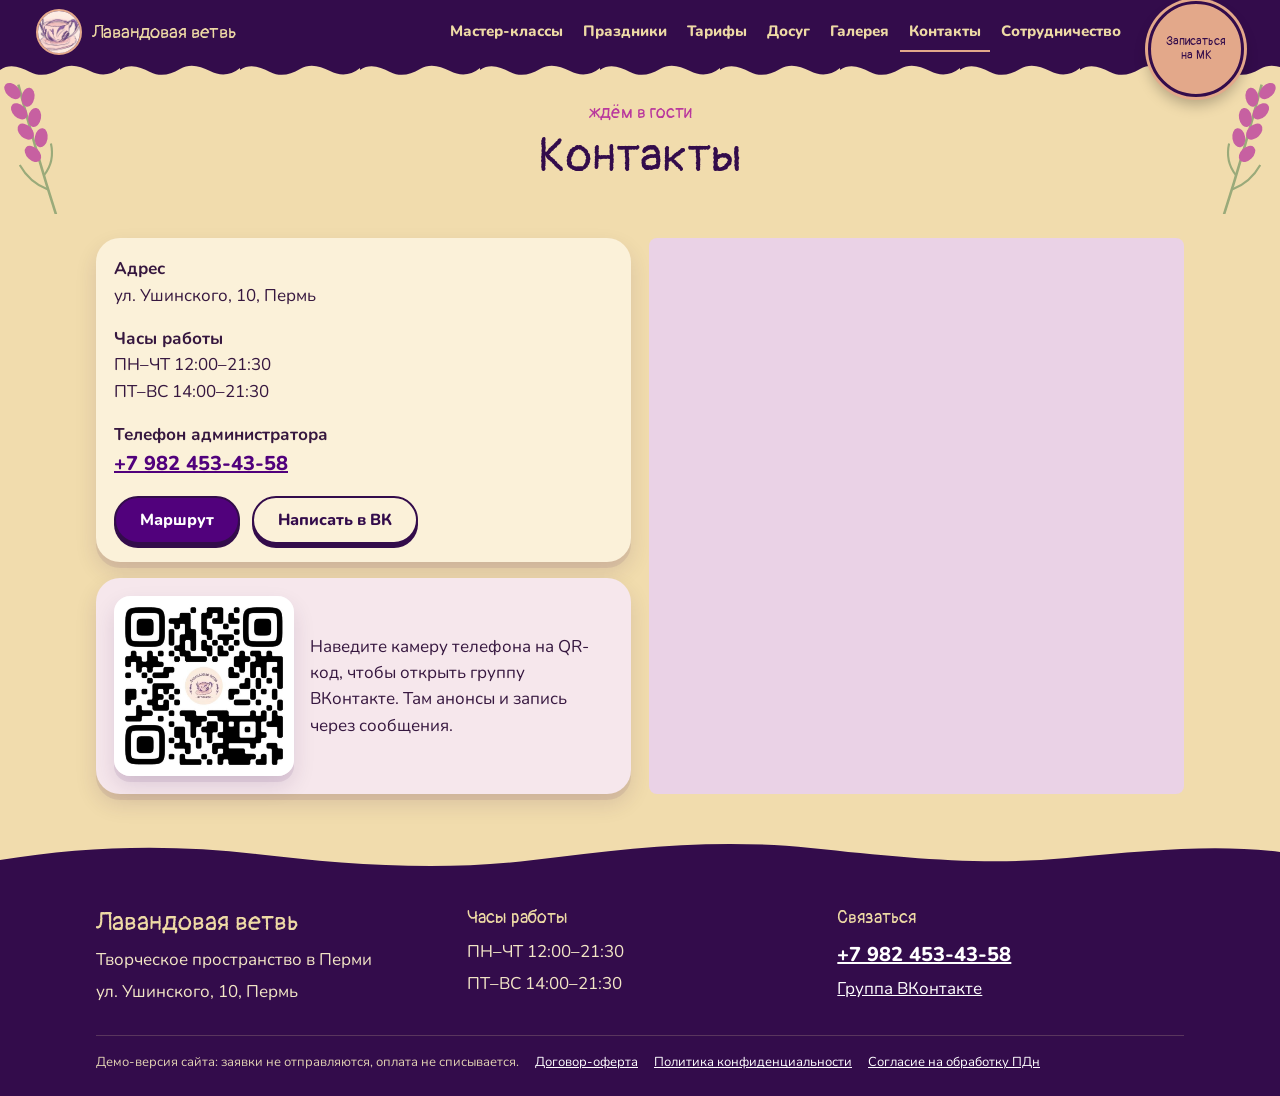
<file: kontakty.html>
<!doctype html>
<html lang="ru">
<head>
  <meta charset="utf-8">
  <meta name="viewport" content="width=device-width, initial-scale=1">
  <!-- сайт только светлый: тёмный режим браузера (Chrome, Dark Reader) не перекрашивает шапку и плашки -->
  <meta name="color-scheme" content="only light">
  <meta name="darkreader-lock">
  <title>Контакты — Лавандовая ветвь</title>
  <meta name="description" content="Творческое пространство «Лавандовая ветвь»: Пермь, ул. Ушинского, 10. ПН–ЧТ 12:00–21:30, ПТ–ВС 14:00–21:30. +7 982 453-43-58.">
  <link rel="preload" href="fonts/nunito-cyrillic-XRXV3I6Li01BKofIMeaBXso.woff2" as="font" type="font/woff2" crossorigin>
  <link rel="preload" href="fonts/pangolin-cyrillic-cY9GfjGcW0FPpi-tWMfJ79zqiA.woff2" as="font" type="font/woff2" crossorigin>
  <link rel="stylesheet" href="css/fonts.css">
  <link rel="stylesheet" href="css/style.css">
</head>
<body>
  <header id="site-header"></header>

  <main>
    <section class="page-head" data-sprigs>
      <div class="wrap">
        <span class="hand">ждём в гости</span>
        <h1>Контакты</h1>
      </div>
    </section>

    <section class="section" style="padding-top:24px">
      <div class="wrap grid-2">
        <div>
          <div class="plate paper">
            <p><b>Адрес</b><br>ул. Ушинского, 10, Пермь</p>
            <p><b>Часы работы</b><br>ПН–ЧТ 12:00–21:30<br>ПТ–ВС 14:00–21:30</p>
            <p><b>Телефон администратора</b><br><a class="tel" href="tel:+79824534358">+7 982 453-43-58</a></p>
            <div class="btns">
              <a class="btn" href="https://yandex.ru/maps/?text=%D0%9F%D0%B5%D1%80%D0%BC%D1%8C%2C%20%D1%83%D0%BB%D0%B8%D1%86%D0%B0%20%D0%A3%D1%88%D0%B8%D0%BD%D1%81%D0%BA%D0%BE%D0%B3%D0%BE%2C%2010" target="_blank" rel="noopener">Маршрут</a>
              <a class="btn btn-outline" href="https://vk.com/club233037297" target="_blank" rel="noopener">Написать в ВК</a>
            </div>
          </div>
          <div class="plate lav" style="margin-top:16px;display:flex;gap:16px;align-items:center;flex-wrap:wrap">
            <img class="qr" src="img/qr-vk.jpg" alt="QR-код группы ВКонтакте" width="180" height="180">
            <p style="margin:0;flex:1;min-width:140px">Наведите камеру телефона на QR-код, чтобы открыть группу ВКонтакте. Там анонсы и запись через сообщения.</p>
          </div>
        </div>
        <iframe class="map" style="height:100%;min-height:360px" title="Творческое пространство на Яндекс.Картах" loading="lazy" src="https://yandex.ru/map-widget/v1/?text=%D0%9F%D0%B5%D1%80%D0%BC%D1%8C%2C%20%D1%83%D0%BB%D0%B8%D1%86%D0%B0%20%D0%A3%D1%88%D0%B8%D0%BD%D1%81%D0%BA%D0%BE%D0%B3%D0%BE%2C%2010&z=16"></iframe>
      </div>
    </section>
  </main>

  <footer id="site-footer"></footer>
  <script src="js/main.js"></script>
</body>
</html>
</file>
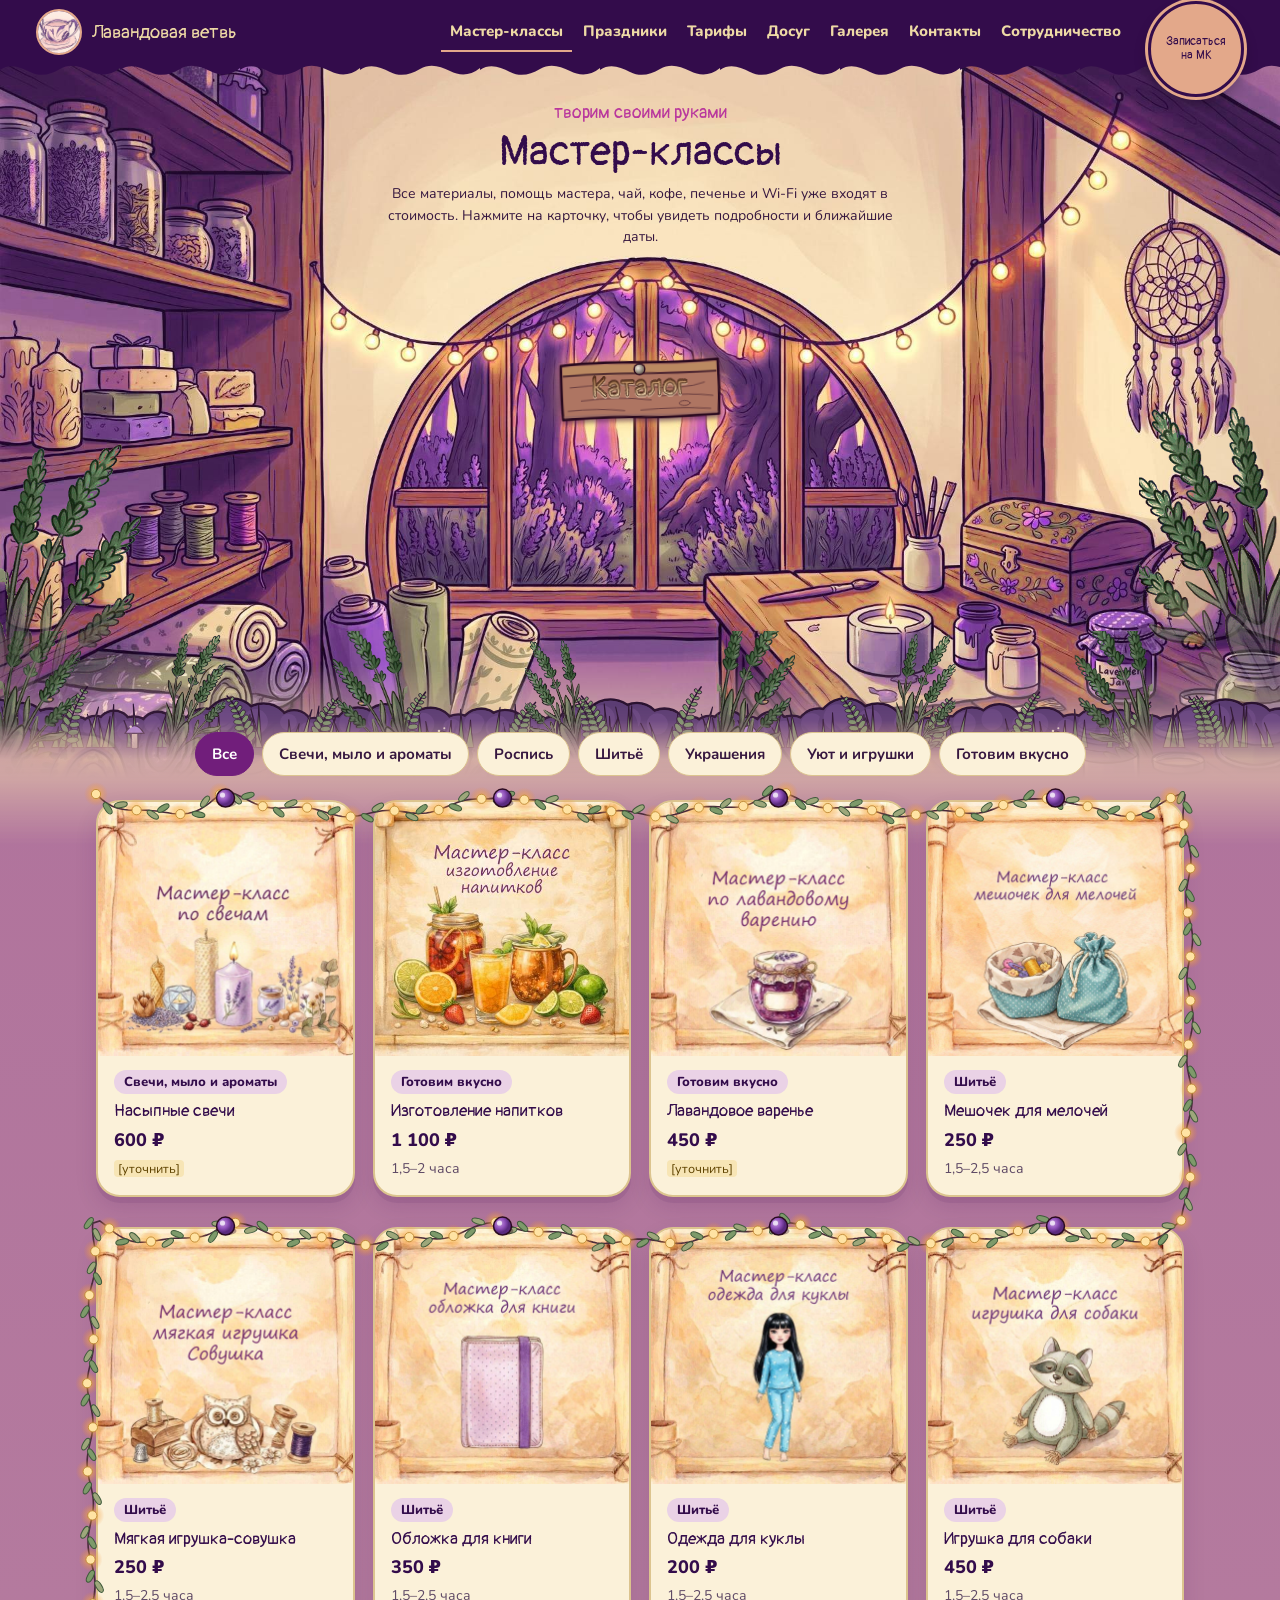
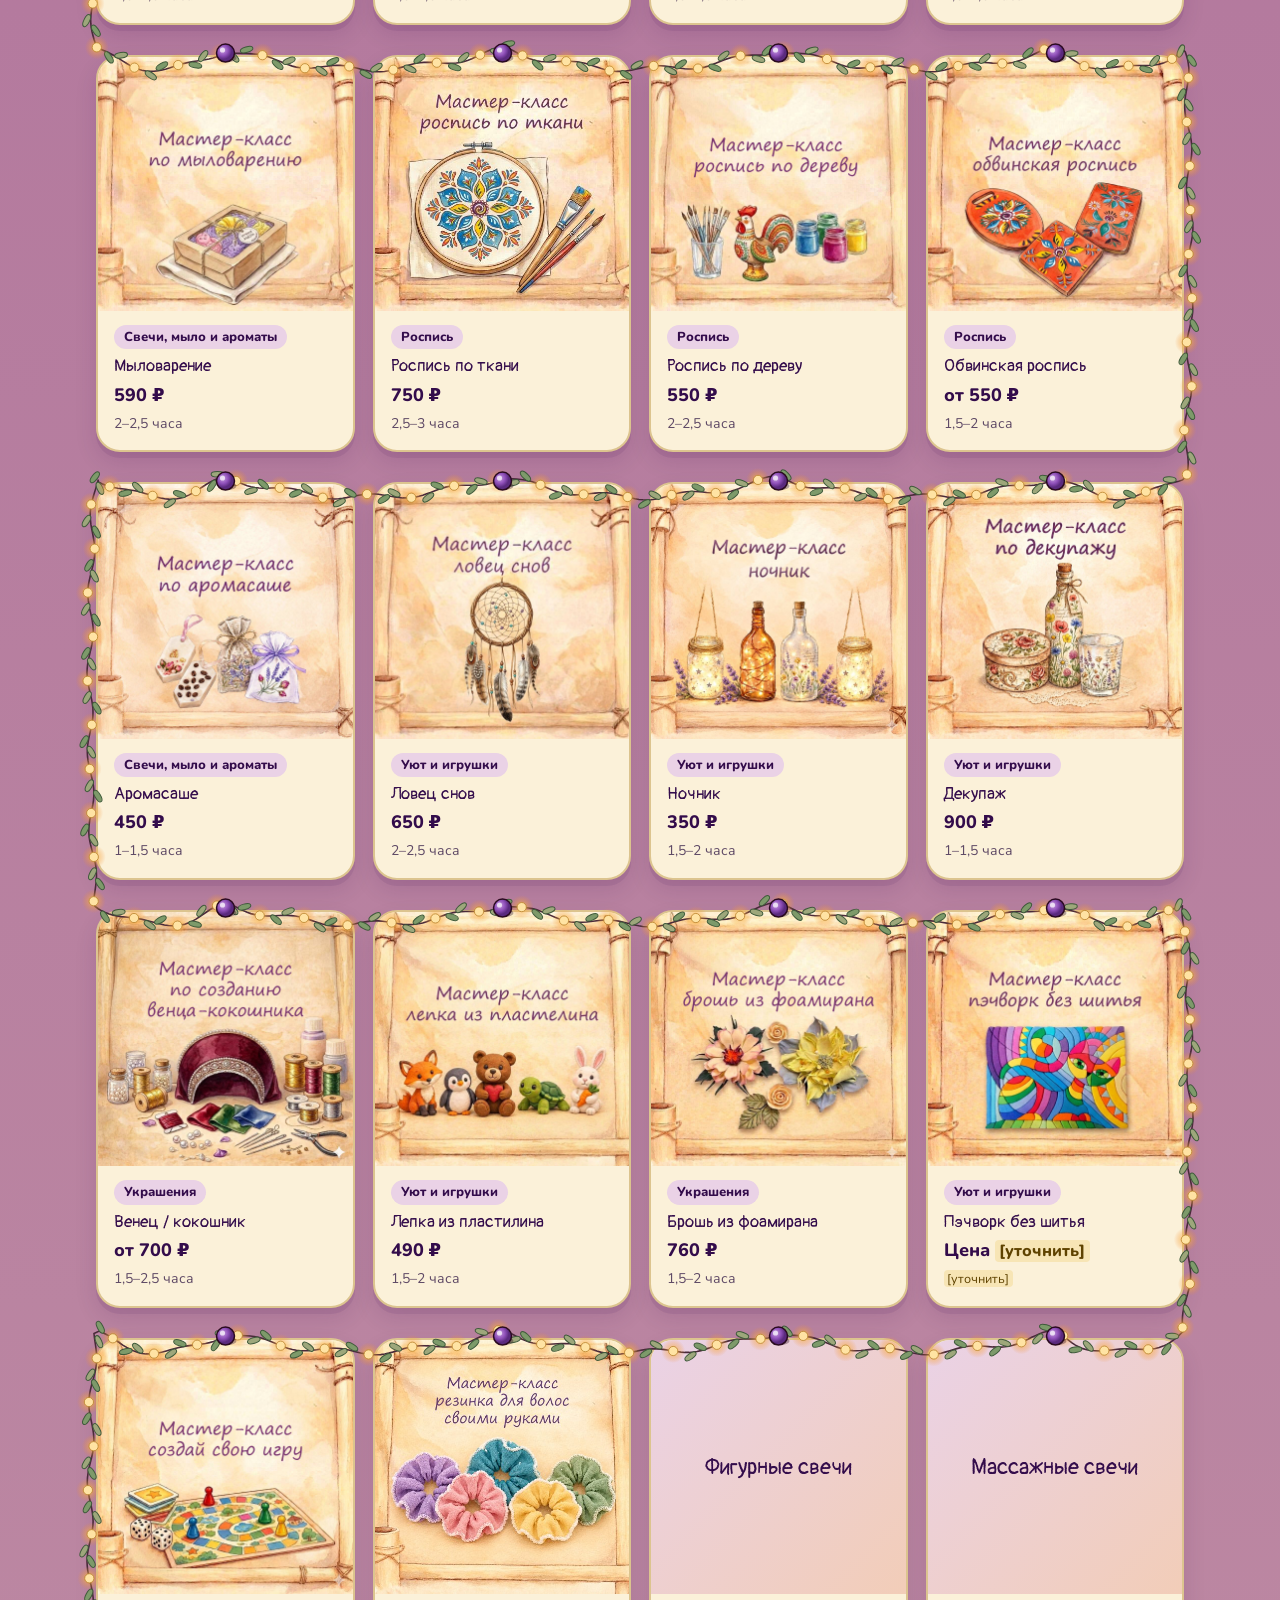
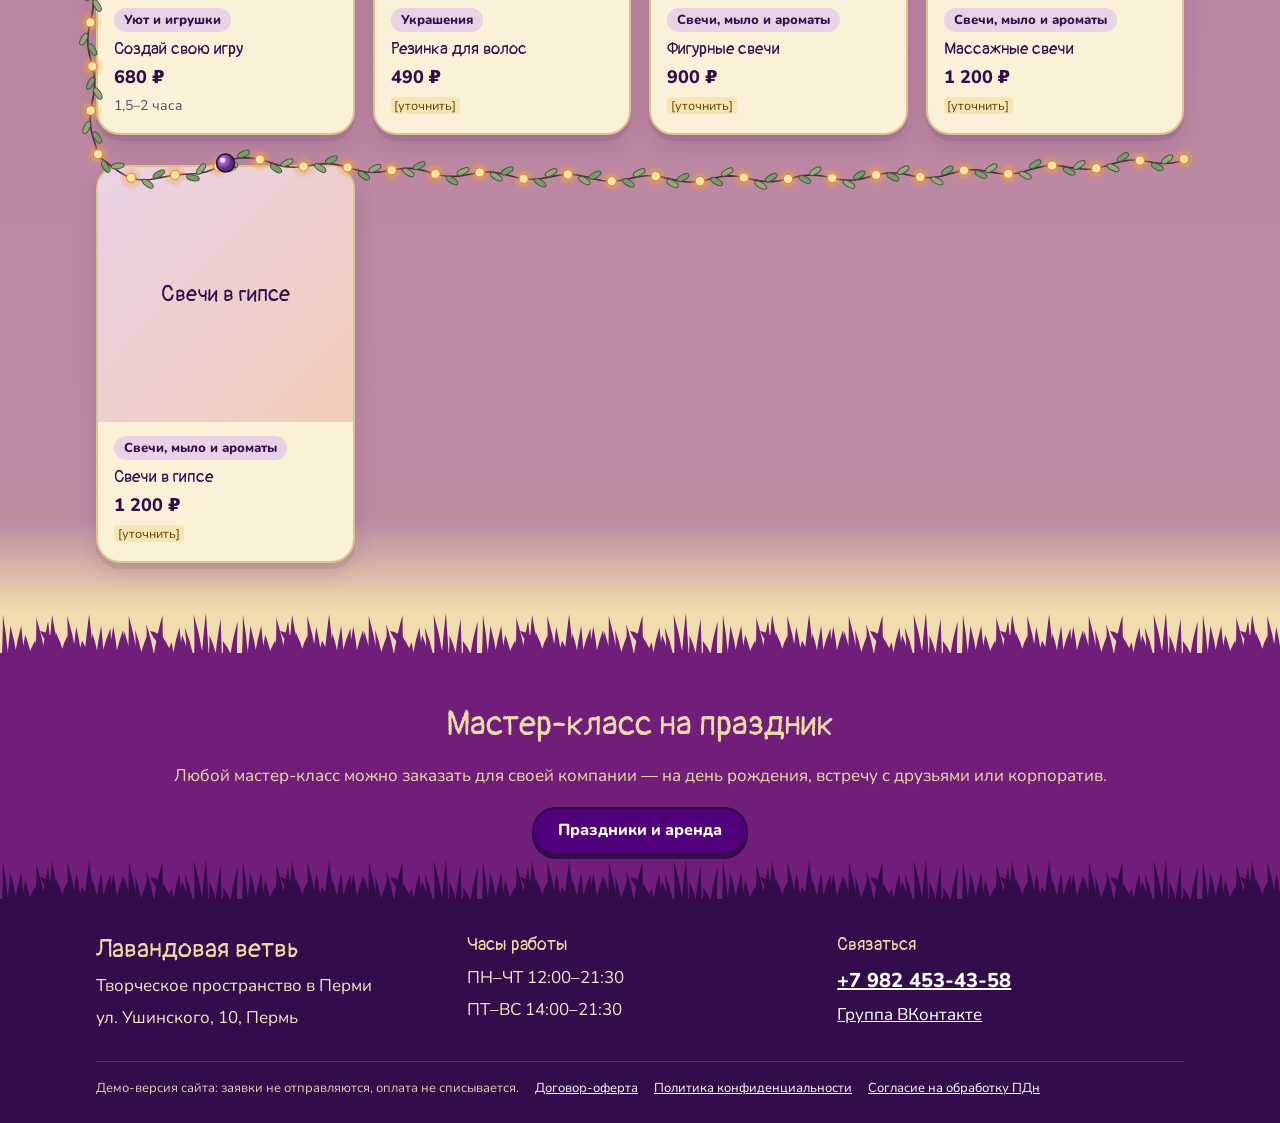
<file: mk.html>
<!doctype html>
<html lang="ru">
<head>
  <meta charset="utf-8">
  <meta name="viewport" content="width=device-width, initial-scale=1">
  <!-- сайт только светлый: тёмный режим браузера (Chrome, Dark Reader) не перекрашивает шапку и плашки -->
  <meta name="color-scheme" content="only light">
  <meta name="darkreader-lock">
  <title>Мастер-классы — Лавандовая ветвь</title>
  <meta name="description" content="Все мастер-классы творческого пространства «Лавандовая ветвь» в Перми: свечи, мыловарение, роспись, шитьё, декор, напитки и варенье.">
  <link rel="preload" href="fonts/nunito-cyrillic-XRXV3I6Li01BKofIMeaBXso.woff2" as="font" type="font/woff2" crossorigin>
  <link rel="preload" href="fonts/pangolin-cyrillic-cY9GfjGcW0FPpi-tWMfJ79zqiA.woff2" as="font" type="font/woff2" crossorigin>
  <link rel="stylesheet" href="css/fonts.css">
  <link rel="stylesheet" href="css/style.css">
</head>
<body data-edge="grass">
  <header id="site-header"></header>

  <main>
    <!-- Шапка-сцена: вид внутрь сказочной мастерской; текст — в светлой зоне над окном -->
    <section class="mk-hero">
      <div class="mk-hero-text">
        <span class="hand">творим своими руками</span>
        <h1>Мастер-классы</h1>
        <p>Все материалы, помощь мастера, чай, кофе, печенье и Wi-Fi уже входят в стоимость. Нажмите на карточку, чтобы увидеть подробности и ближайшие даты.</p>
      </div>
      <div class="mk-hero-art">
        <img class="mk-hero-scene" src="img/art/mk-scene.jpg" alt="Сказочная мастерская в лавандовом лесу: полки со свечами, мылом и нитками, окно в лес, гирлянда и стол с красками" width="1920" height="1072">
        <a class="mk-window-btn" href="#katalog"><span><i>Каталог</i></span></a>
        <div class="mk-forest" aria-hidden="true"><img src="img/art/green-corner-l.png" alt="" style="left:4%;height:125%"><img src="img/art/green-corner-r.png" alt="" style="left:17%;height:100%;transform:scaleX(-1)"><img src="img/art/green-corner-l.png" alt="" style="left:30%;height:115%;transform:scaleX(-1)"><img src="img/art/green-corner-r.png" alt="" style="left:45%;height:95%"><img src="img/art/green-corner-l.png" alt="" style="left:60%;height:120%"><img src="img/art/green-corner-r.png" alt="" style="left:74%;height:100%;transform:scaleX(-1)"><img src="img/art/green-corner-l.png" alt="" style="left:88%;height:120%;transform:scaleX(-1)"></div>
        <img class="mk-lav l" src="img/art/green-corner-l.png" alt=""><img class="mk-lav r" src="img/art/green-corner-r.png" alt="">
      </div>
    </section>

    <section class="section mk-catalog" id="katalog" style="padding-top:24px">
      <div class="wrap">
        <div data-catalog></div>
      </div>
    </section>

    <section class="section band">
      <div class="wrap center">
        <h2>Мастер-класс на праздник</h2>
        <p>Любой мастер-класс можно заказать для своей компании — на день рождения, встречу с друзьями или корпоратив.</p>
        <a class="btn" href="prazdniki.html">Праздники и аренда</a>
      </div>
    </section>
  </main>

  <footer id="site-footer"></footer>

  <script src="data/mk.js"></script>
  <script src="data/afisha.js"></script>
  <script src="js/main.js"></script>
  <script src="js/booking.js"></script>
  <script src="js/mk-page.js"></script>
</body>
</html>
</file>
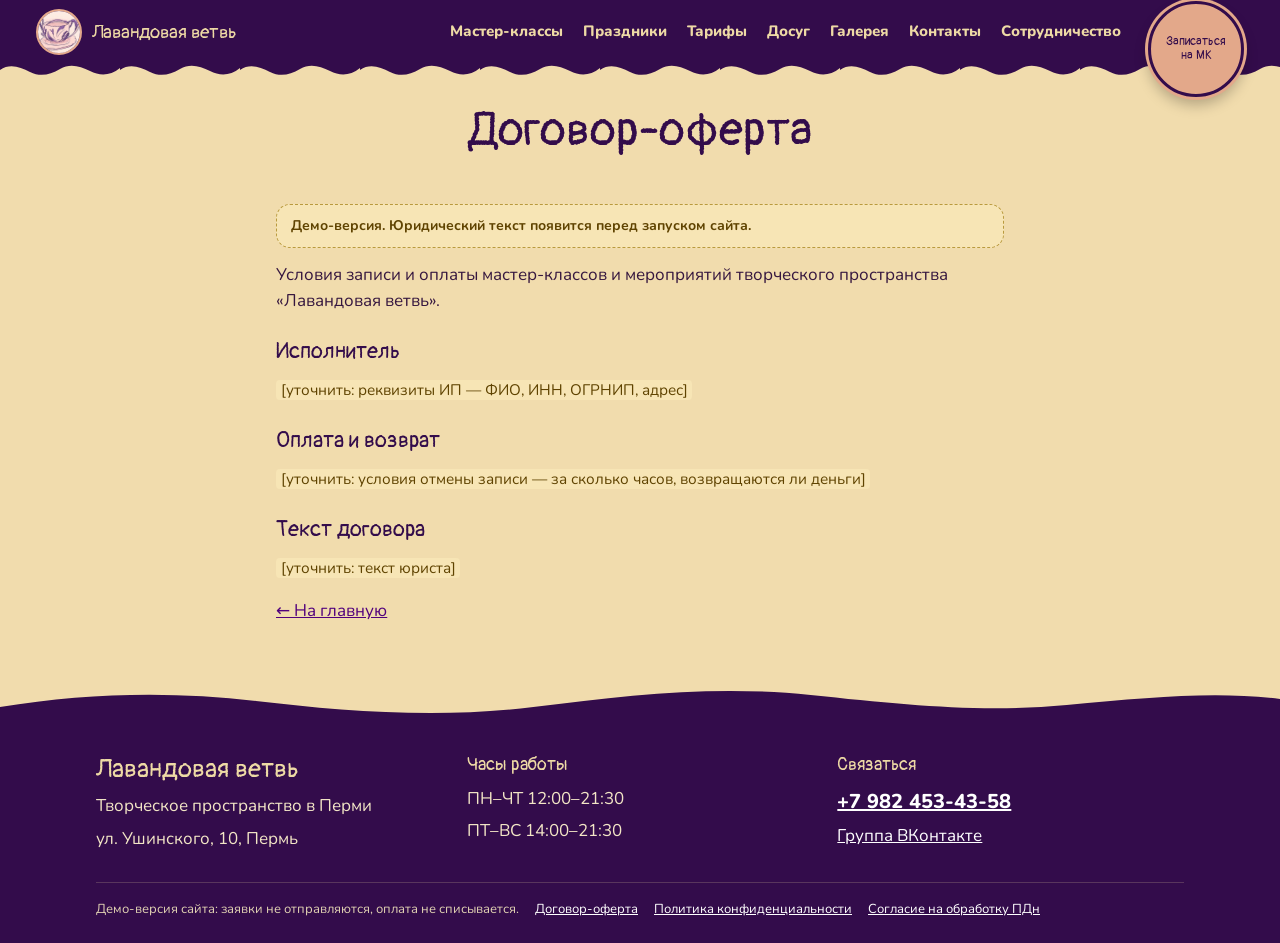
<file: oferta.html>
<!doctype html>
<html lang="ru">
<head>
  <meta charset="utf-8">
  <meta name="viewport" content="width=device-width, initial-scale=1">
  <!-- сайт только светлый: тёмный режим браузера (Chrome, Dark Reader) не перекрашивает шапку и плашки -->
  <meta name="color-scheme" content="only light">
  <meta name="darkreader-lock">
  <title>Договор-оферта — Лавандовая ветвь</title>
  <meta name="robots" content="noindex">
  <link rel="preload" href="fonts/nunito-cyrillic-XRXV3I6Li01BKofIMeaBXso.woff2" as="font" type="font/woff2" crossorigin>
  <link rel="preload" href="fonts/pangolin-cyrillic-cY9GfjGcW0FPpi-tWMfJ79zqiA.woff2" as="font" type="font/woff2" crossorigin>
  <link rel="stylesheet" href="css/fonts.css">
  <link rel="stylesheet" href="css/style.css">
</head>
<body>
  <header id="site-header"></header>

  <main>
    <section class="page-head">
      <div class="wrap">
        <h1>Договор-оферта</h1>
      </div>
    </section>
    <section class="section" style="padding-top:16px">
      <div class="wrap legal">
        <p class="demo-note">Демо-версия. Юридический текст появится перед запуском сайта.</p>
        <p>Условия записи и оплаты мастер-классов и мероприятий творческого пространства «Лавандовая ветвь».</p>
        <h2>Исполнитель</h2>
        <p><span class="todo">[уточнить: реквизиты ИП — ФИО, ИНН, ОГРНИП, адрес]</span></p>
        <h2>Оплата и возврат</h2>
        <p><span class="todo">[уточнить: условия отмены записи — за сколько часов, возвращаются ли деньги]</span></p>
        <h2>Текст договора</h2>
        <p><span class="todo">[уточнить: текст юриста]</span></p>
        <p><a href="index.html">← На главную</a></p>
      </div>
    </section>
  </main>

  <footer id="site-footer"></footer>
  <script src="js/main.js"></script>
</body>
</html>
</file>
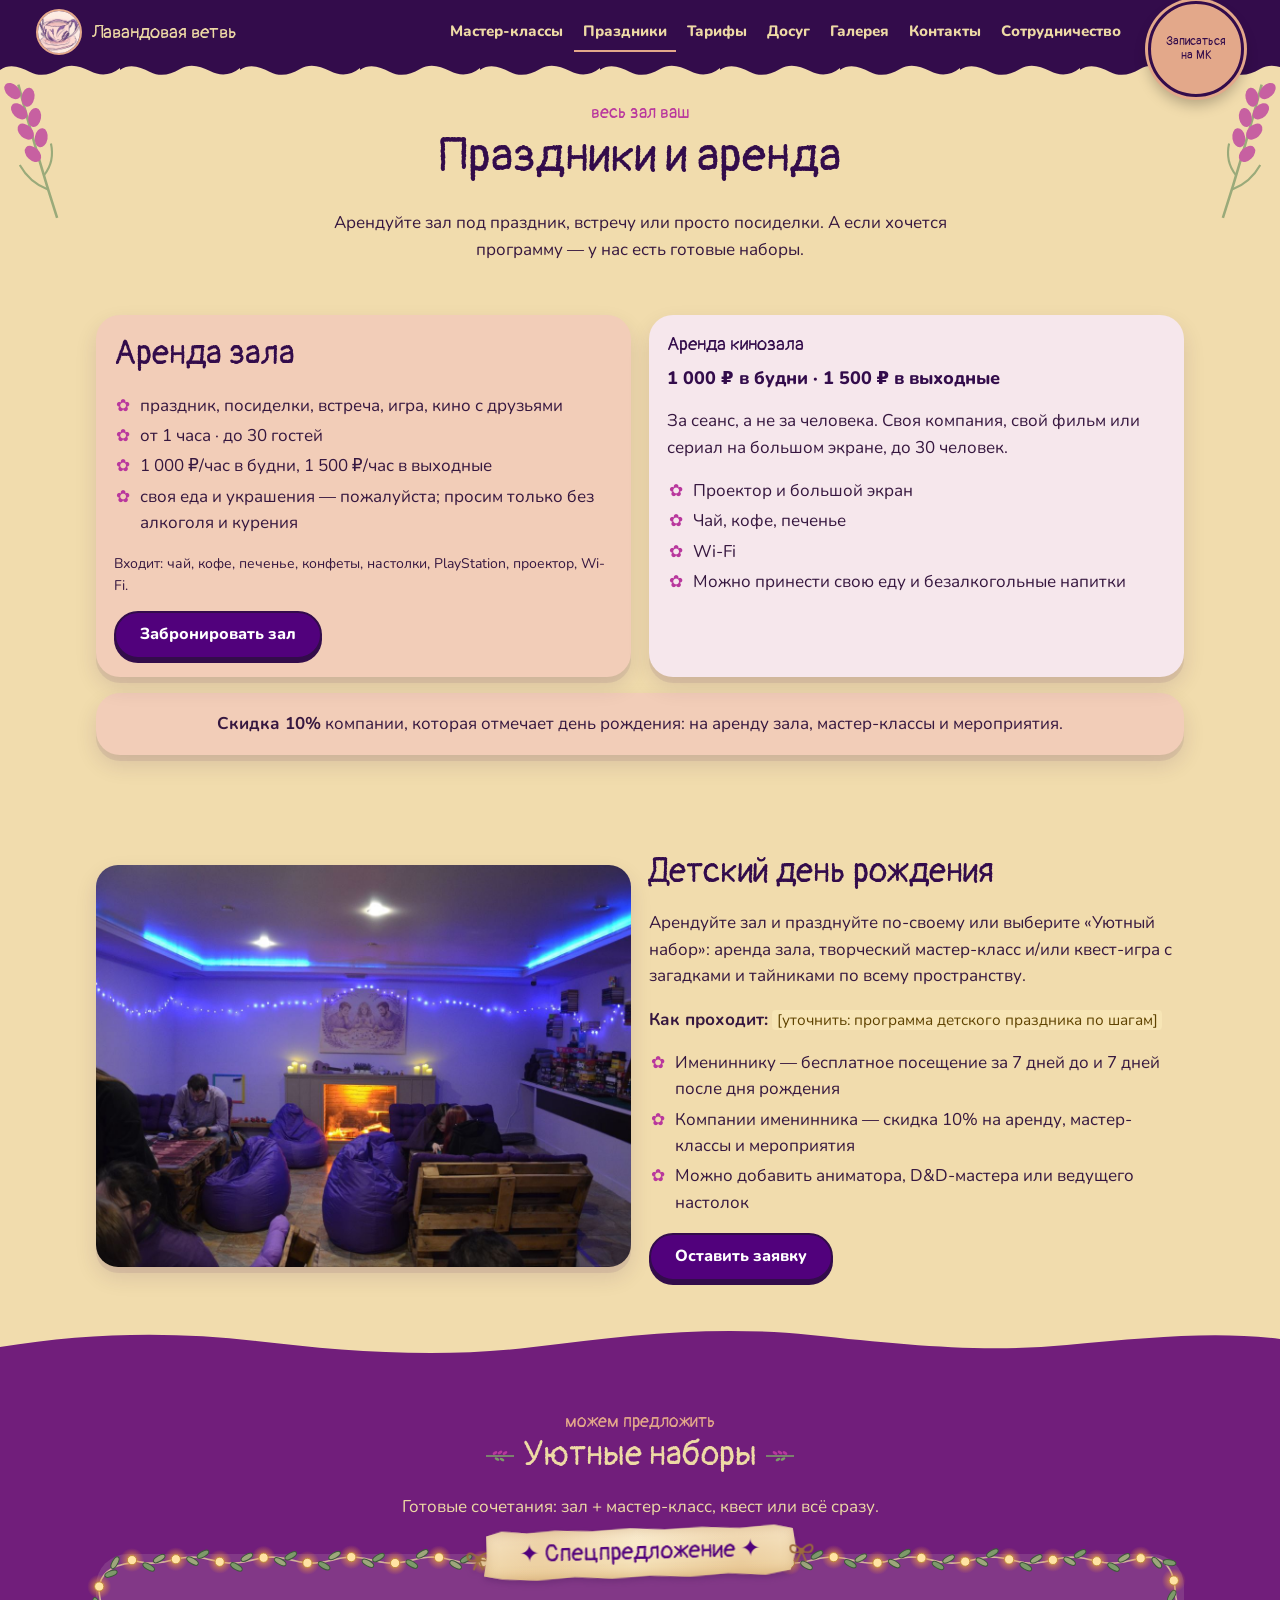
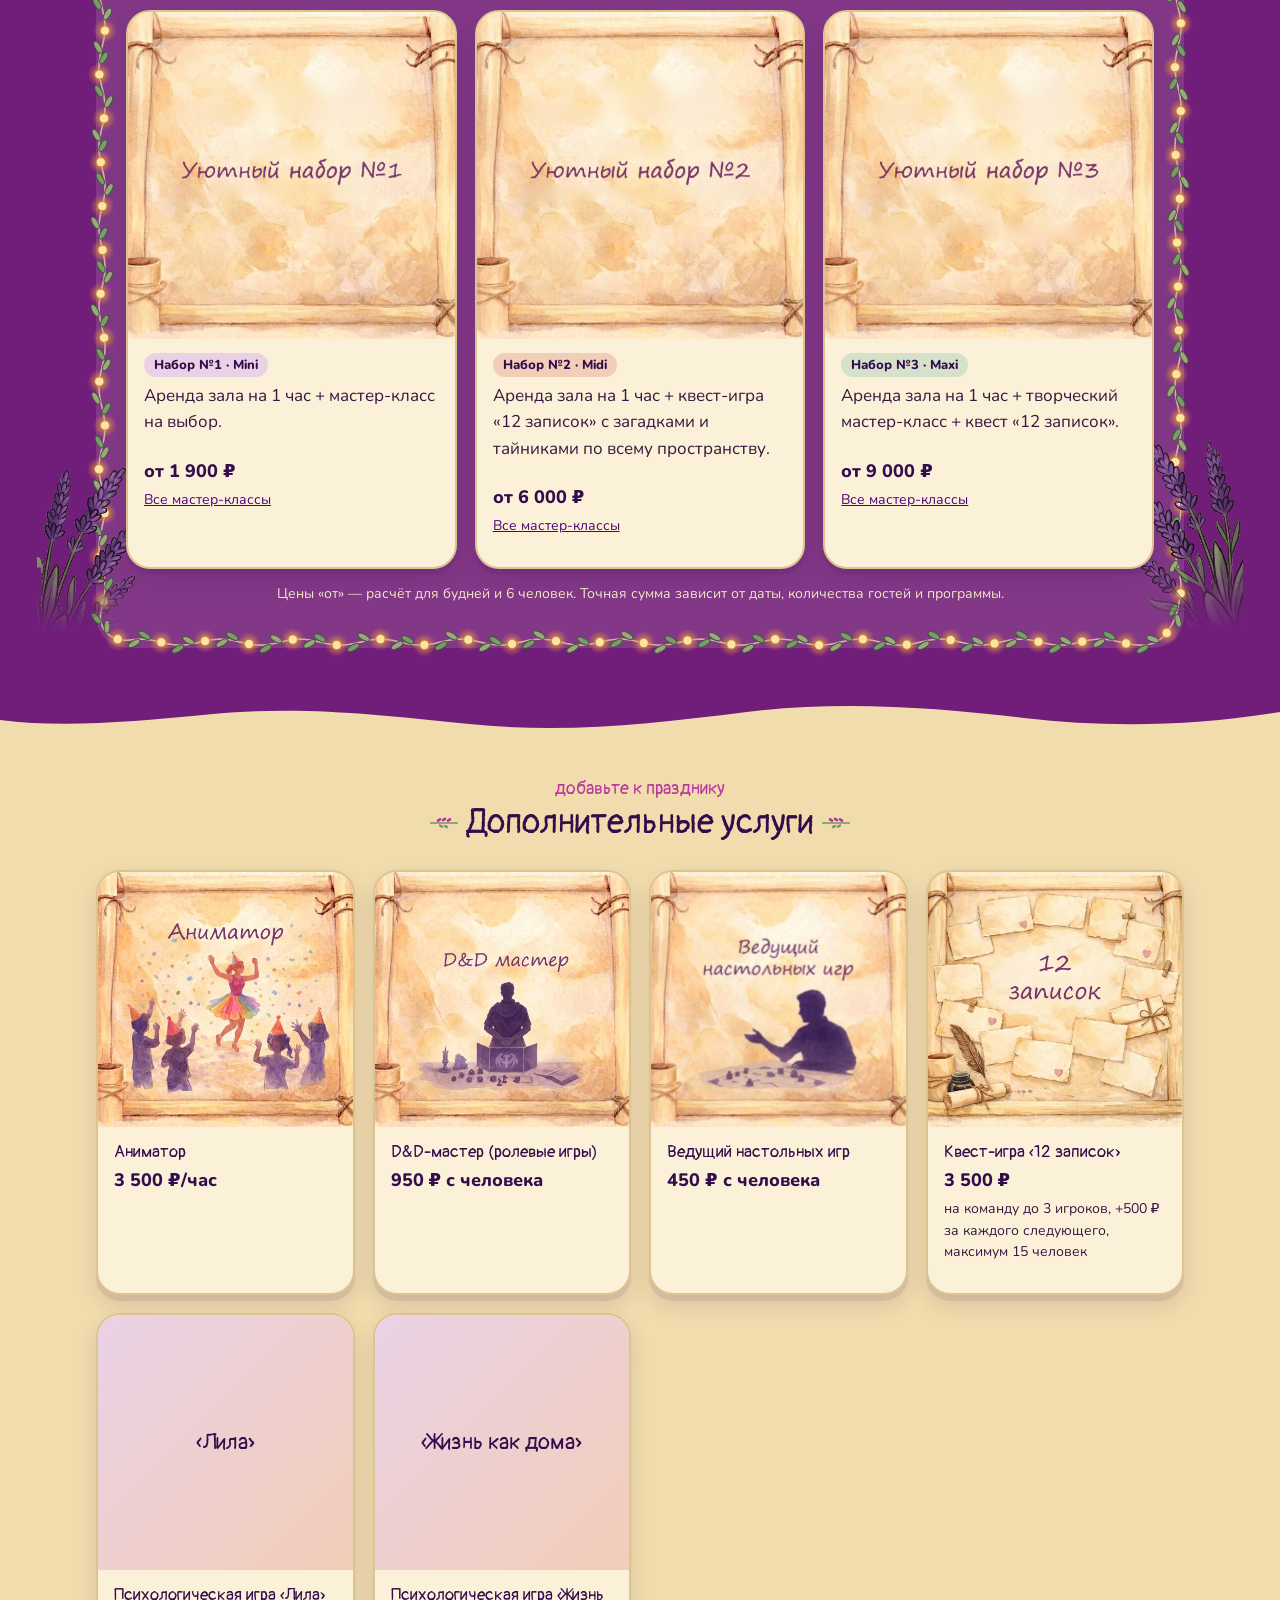
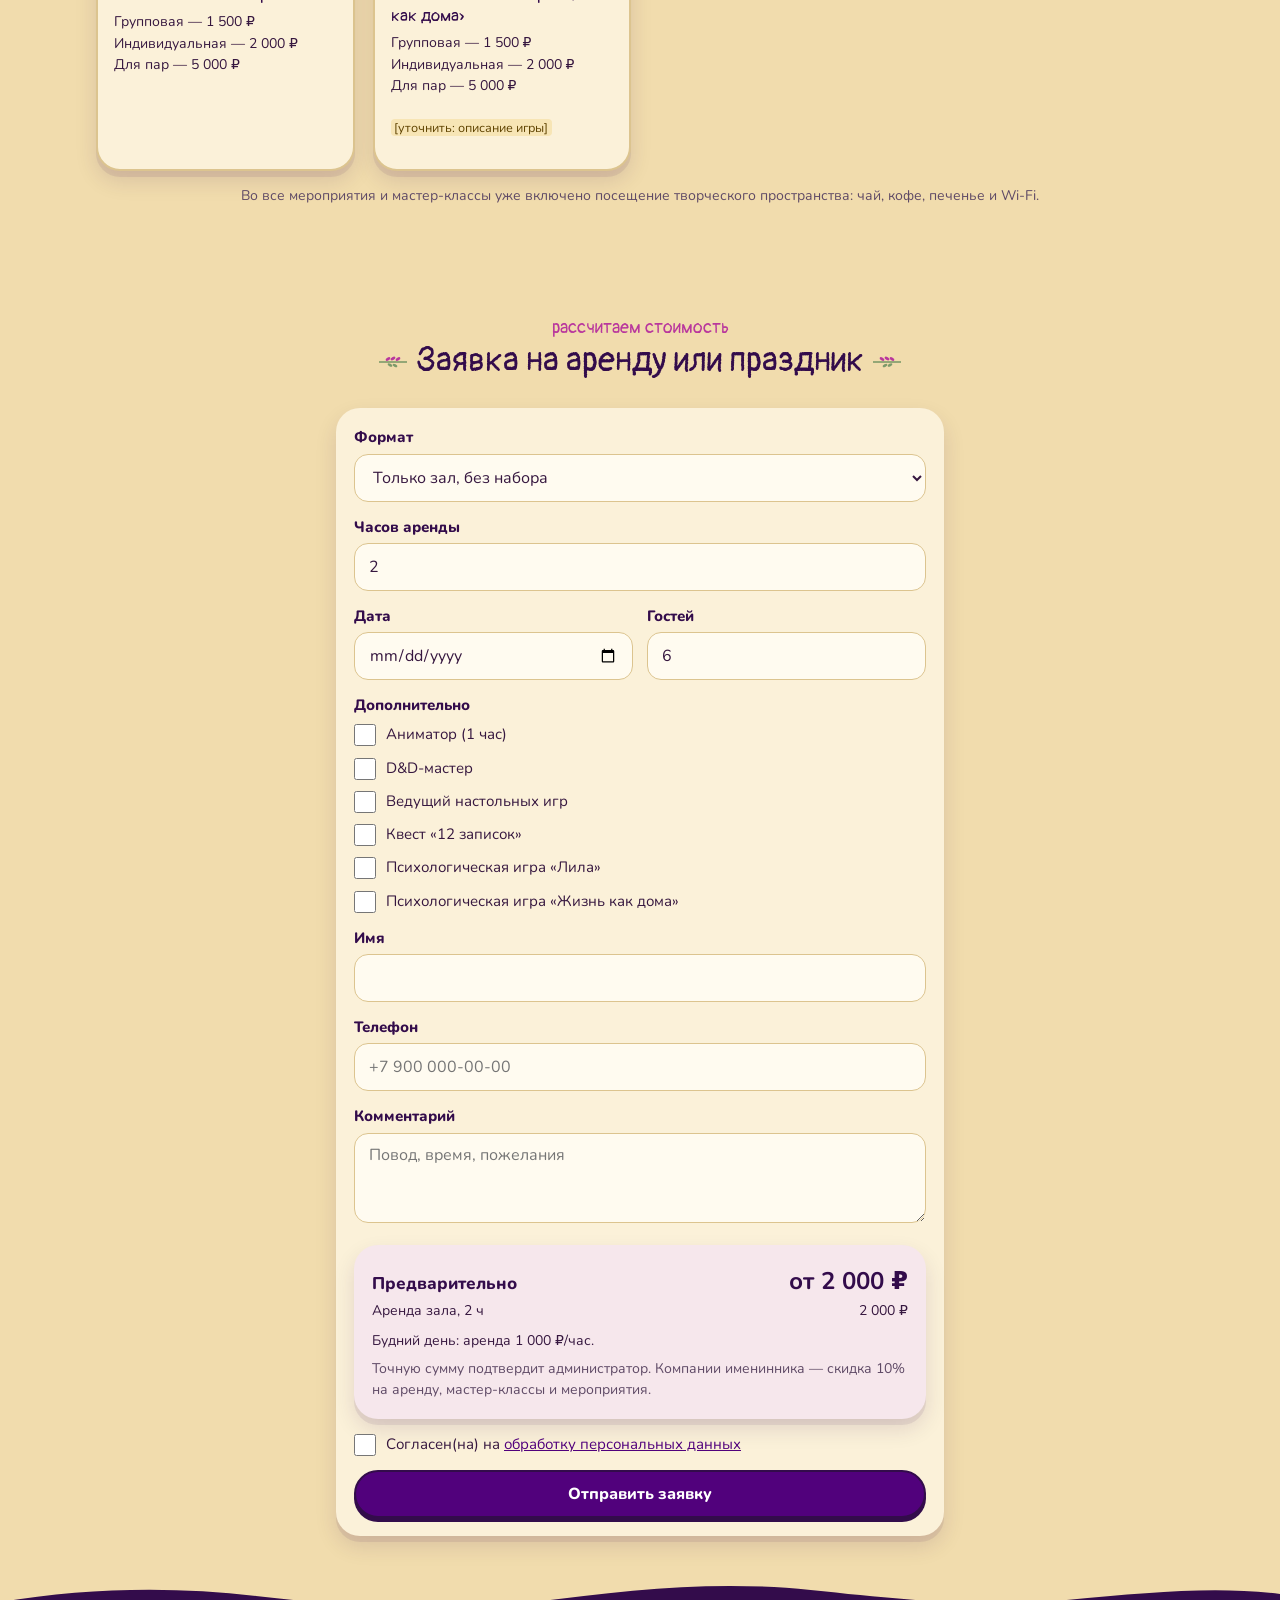
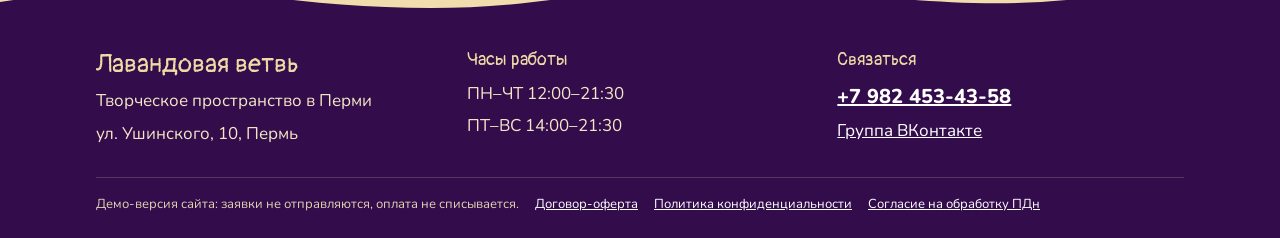
<file: prazdniki.html>
<!doctype html>
<html lang="ru">
<head>
  <meta charset="utf-8">
  <meta name="viewport" content="width=device-width, initial-scale=1">
  <!-- сайт только светлый: тёмный режим браузера (Chrome, Dark Reader) не перекрашивает шапку и плашки -->
  <meta name="color-scheme" content="only light">
  <meta name="darkreader-lock">
  <title>Праздники и аренда — Лавандовая ветвь</title>
  <meta name="description" content="Детский день рождения, «Уютные наборы», аренда зала и кинозала в творческом пространстве «Лавандовая ветвь», Пермь.">
  <link rel="preload" href="fonts/nunito-cyrillic-XRXV3I6Li01BKofIMeaBXso.woff2" as="font" type="font/woff2" crossorigin>
  <link rel="preload" href="fonts/pangolin-cyrillic-cY9GfjGcW0FPpi-tWMfJ79zqiA.woff2" as="font" type="font/woff2" crossorigin>
  <link rel="stylesheet" href="css/fonts.css">
  <link rel="stylesheet" href="css/style.css">
</head>
<body>
  <header id="site-header"></header>

  <main>
    <section class="page-head" data-sprigs>
      <div class="wrap">
        <span class="hand">весь зал ваш</span>
        <h1>Праздники и аренда</h1>
        <p>Арендуйте зал под праздник, встречу или просто посиделки. А если хочется программу — у нас есть готовые наборы.</p>
      </div>
    </section>

    <!-- Аренда: главное предложение, наборы ниже — только вариант -->
    <section class="section" id="arenda">
      <div class="wrap">
        <div class="grid-2">
          <div class="plate peach">
            <h2>Аренда зала</h2>
            <ul class="list-check">
              <li>праздник, посиделки, встреча, игра, кино с друзьями</li>
              <li>от 1 часа · до 30 гостей</li>
              <li>1 000 ₽/час в будни, 1 500 ₽/час в выходные</li>
              <li>своя еда и украшения — пожалуйста; просим только без алкоголя и курения</li>
            </ul>
            <p class="small">Входит: чай, кофе, печенье, конфеты, настолки, PlayStation, проектор, Wi-Fi.</p>
            <a class="btn" href="#zayavka" data-rent>Забронировать зал</a>
          </div>
          <div class="plate lav">
            <h3>Аренда кинозала</h3>
            <p class="price">1 000 ₽ в будни · 1 500 ₽ в выходные</p>
            <p>За сеанс, а не за человека. Своя компания, свой фильм или сериал на большом экране, до 30 человек.</p>
            <ul class="list-check">
              <li>Проектор и большой экран</li>
              <li>Чай, кофе, печенье</li>
              <li>Wi-Fi</li>
              <li>Можно принести свою еду и безалкогольные напитки</li>
            </ul>
          </div>
        </div>
        <div class="plate peach center" style="margin-top:16px"><b>Скидка 10%</b> компании, которая отмечает день рождения: на аренду зала, мастер-классы и мероприятия.</div>
      </div>
    </section>

    <!-- Детский день рождения -->
    <section class="section">
      <div class="wrap grid-2" style="align-items:center">
        <img src="img/photo-hall-2.jpg" alt="Зал творческого пространства, украшенный гирляндами" style="border-radius:22px;box-shadow:var(--shadow);aspect-ratio:4/3;object-fit:cover;width:100%">
        <div>
          <h2>Детский день рождения</h2>
          <p>Арендуйте зал и празднуйте по-своему или выберите «Уютный набор»: аренда зала, творческий мастер-класс и/или квест-игра с загадками и тайниками по всему пространству.</p>
          <p><b>Как проходит:</b> <span class="todo">[уточнить: программа детского праздника по шагам]</span></p>
          <ul class="list-check">
            <li>Имениннику — бесплатное посещение за 7 дней до и 7 дней после дня рождения</li>
            <li>Компании именинника — скидка 10% на аренду, мастер-классы и мероприятия</li>
            <li>Можно добавить аниматора, D&amp;D-мастера или ведущего настолок</li>
          </ul>
          <a class="btn" href="#zayavka">Оставить заявку</a>
        </div>
      </div>
    </section>

    <!-- Уютные наборы -->
    <section class="section band" id="nabory">
      <div class="wrap">
        <div class="section-title">
          <span class="hand">можем предложить</span>
          <h2>Уютные наборы</h2>
          <p>Готовые сочетания: зал + мастер-класс, квест или всё сразу.</p>
        </div>
        <div class="special">
          <span class="special-ribbon"><b>✦ Спецпредложение ✦</b></span>
          <div class="grid-3">
          <article class="card">
            <img class="card-img" src="img/set-1-mini.jpg" alt="" loading="lazy">
            <div class="card-body">
              <span class="tag">Набор №1 · Mini</span>
              <p>Аренда зала на 1 час + мастер-класс на выбор.</p>
              <div class="price">от 1 900 ₽</div>
              <p class="small"><a href="mk.html">Все мастер-классы</a></p>
            </div>
          </article>
          <article class="card">
            <img class="card-img" src="img/set-2-midi.jpg" alt="" loading="lazy">
            <div class="card-body">
              <span class="tag peach">Набор №2 · Midi</span>
              <p>Аренда зала на 1 час + квест-игра «12 записок» с загадками и тайниками по всему пространству.</p>
              <div class="price">от 6 000 ₽</div>
              <p class="small"><a href="mk.html">Все мастер-классы</a></p>
            </div>
          </article>
          <article class="card">
            <img class="card-img" src="img/set-3-maxi.jpg" alt="" loading="lazy">
            <div class="card-body">
              <span class="tag mint">Набор №3 · Maxi</span>
              <p>Аренда зала на 1 час + творческий мастер-класс + квест «12 записок».</p>
              <div class="price">от 9 000 ₽</div>
              <p class="small"><a href="mk.html">Все мастер-классы</a></p>
            </div>
          </article>
        </div>
        <p class="center small muted" style="margin-top:14px">Цены «от» — расчёт для будней и 6 человек. Точная сумма зависит от даты, количества гостей и программы.</p>
        </div>
      </div>
    </section>

    <!-- Доп. услуги -->
    <section class="section">
      <div class="wrap">
        <div class="section-title">
          <span class="hand">добавьте к празднику</span>
          <h2>Дополнительные услуги</h2>
        </div>
        <div class="grid-cards">
          <article class="card"><img class="card-img" src="img/service-animator.jpg" alt="" loading="lazy"><div class="card-body"><h3>Аниматор</h3><div class="price">3 500 ₽/час</div></div></article>
          <article class="card"><img class="card-img" src="img/service-dnd-master.jpg" alt="" loading="lazy"><div class="card-body"><h3>D&amp;D-мастер (ролевые игры)</h3><div class="price">950 ₽ с человека</div></div></article>
          <article class="card"><img class="card-img" src="img/service-boardgame-host.jpg" alt="" loading="lazy"><div class="card-body"><h3>Ведущий настольных игр</h3><div class="price">450 ₽ с человека</div></div></article>
          <article class="card"><img class="card-img" src="img/service-quest-12.jpg" alt="" loading="lazy"><div class="card-body"><h3>Квест-игра «12 записок»</h3><div class="price">3 500 ₽</div><p class="small">на команду до 3 игроков, +500 ₽ за каждого следующего, максимум 15 человек</p></div></article>
          <article class="card"><div class="no-img">«Лила»</div><div class="card-body"><h3>Психологическая игра «Лила»</h3><p class="small">Групповая — 1 500 ₽<br>Индивидуальная — 2 000 ₽<br>Для пар — 5 000 ₽</p></div></article>
          <article class="card"><div class="no-img">«Жизнь как дома»</div><div class="card-body"><h3>Психологическая игра «Жизнь как дома»</h3><p class="small">Групповая — 1 500 ₽<br>Индивидуальная — 2 000 ₽<br>Для пар — 5 000 ₽</p><p class="small"><span class="todo">[уточнить: описание игры]</span></p></div></article>
        </div>
        <p class="center small muted" style="margin-top:14px">Во все мероприятия и мастер-классы уже включено посещение творческого пространства: чай, кофе, печенье и Wi-Fi.</p>
      </div>
    </section>

    <!-- Заявка -->
    <section class="section" id="zayavka" style="scroll-margin-top:70px">
      <div class="wrap" style="max-width:640px">
        <div class="section-title">
          <span class="hand">рассчитаем стоимость</span>
          <h2>Заявка на аренду или праздник</h2>
        </div>
        <form class="form plate paper" data-party-form novalidate></form>
      </div>
    </section>
  </main>

  <footer id="site-footer"></footer>

  <script src="data/mk.js"></script>
  <script src="js/main.js"></script>
  <script src="js/prazdnik.js"></script>
</body>
</html>
</file>
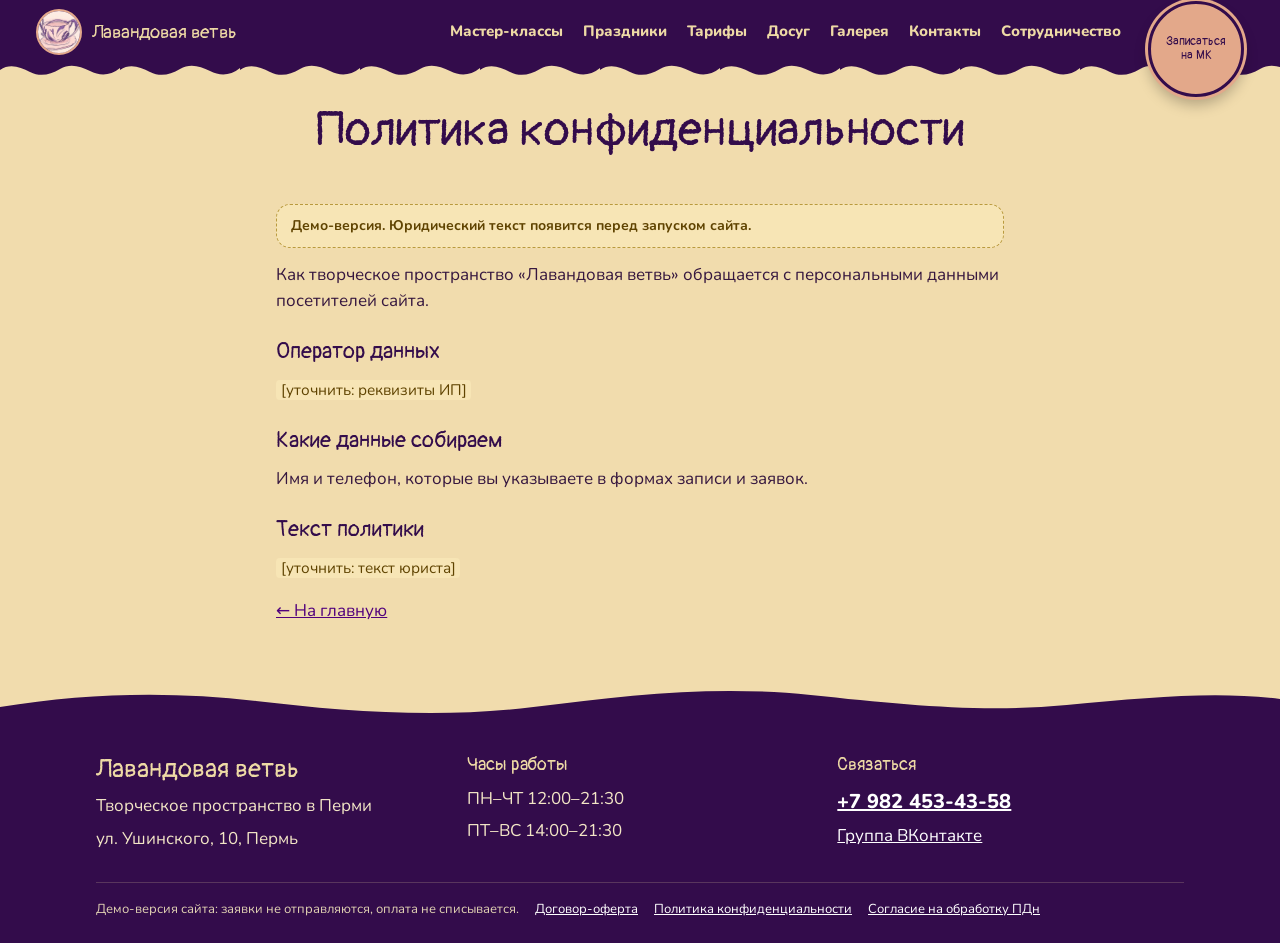
<file: privacy.html>
<!doctype html>
<html lang="ru">
<head>
  <meta charset="utf-8">
  <meta name="viewport" content="width=device-width, initial-scale=1">
  <!-- сайт только светлый: тёмный режим браузера (Chrome, Dark Reader) не перекрашивает шапку и плашки -->
  <meta name="color-scheme" content="only light">
  <meta name="darkreader-lock">
  <title>Политика конфиденциальности — Лавандовая ветвь</title>
  <meta name="robots" content="noindex">
  <link rel="preload" href="fonts/nunito-cyrillic-XRXV3I6Li01BKofIMeaBXso.woff2" as="font" type="font/woff2" crossorigin>
  <link rel="preload" href="fonts/pangolin-cyrillic-cY9GfjGcW0FPpi-tWMfJ79zqiA.woff2" as="font" type="font/woff2" crossorigin>
  <link rel="stylesheet" href="css/fonts.css">
  <link rel="stylesheet" href="css/style.css">
</head>
<body>
  <header id="site-header"></header>

  <main>
    <section class="page-head">
      <div class="wrap">
        <h1>Политика конфиденциальности</h1>
      </div>
    </section>
    <section class="section" style="padding-top:16px">
      <div class="wrap legal">
        <p class="demo-note">Демо-версия. Юридический текст появится перед запуском сайта.</p>
        <p>Как творческое пространство «Лавандовая ветвь» обращается с персональными данными посетителей сайта.</p>
        <h2>Оператор данных</h2>
        <p><span class="todo">[уточнить: реквизиты ИП]</span></p>
        <h2>Какие данные собираем</h2>
        <p>Имя и телефон, которые вы указываете в формах записи и заявок.</p>
        <h2>Текст политики</h2>
        <p><span class="todo">[уточнить: текст юриста]</span></p>
        <p><a href="index.html">← На главную</a></p>
      </div>
    </section>
  </main>

  <footer id="site-footer"></footer>
  <script src="js/main.js"></script>
</body>
</html>
</file>
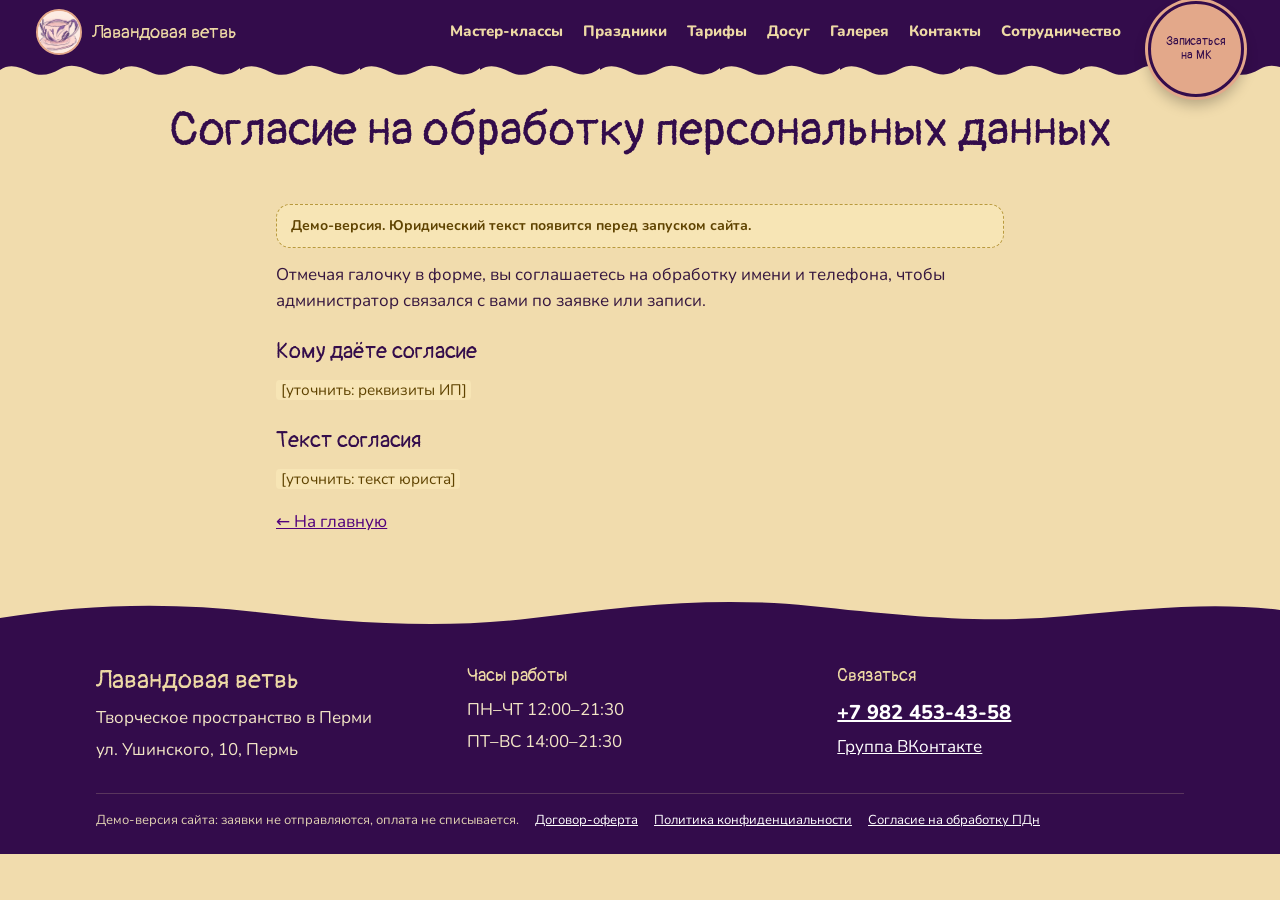
<file: soglasie.html>
<!doctype html>
<html lang="ru">
<head>
  <meta charset="utf-8">
  <meta name="viewport" content="width=device-width, initial-scale=1">
  <!-- сайт только светлый: тёмный режим браузера (Chrome, Dark Reader) не перекрашивает шапку и плашки -->
  <meta name="color-scheme" content="only light">
  <meta name="darkreader-lock">
  <title>Согласие на обработку персональных данных — Лавандовая ветвь</title>
  <meta name="robots" content="noindex">
  <link rel="preload" href="fonts/nunito-cyrillic-XRXV3I6Li01BKofIMeaBXso.woff2" as="font" type="font/woff2" crossorigin>
  <link rel="preload" href="fonts/pangolin-cyrillic-cY9GfjGcW0FPpi-tWMfJ79zqiA.woff2" as="font" type="font/woff2" crossorigin>
  <link rel="stylesheet" href="css/fonts.css">
  <link rel="stylesheet" href="css/style.css">
</head>
<body>
  <header id="site-header"></header>

  <main>
    <section class="page-head">
      <div class="wrap">
        <h1>Согласие на обработку персональных данных</h1>
      </div>
    </section>
    <section class="section" style="padding-top:16px">
      <div class="wrap legal">
        <p class="demo-note">Демо-версия. Юридический текст появится перед запуском сайта.</p>
        <p>Отмечая галочку в форме, вы соглашаетесь на обработку имени и телефона, чтобы администратор связался с вами по заявке или записи.</p>
        <h2>Кому даёте согласие</h2>
        <p><span class="todo">[уточнить: реквизиты ИП]</span></p>
        <h2>Текст согласия</h2>
        <p><span class="todo">[уточнить: текст юриста]</span></p>
        <p><a href="index.html">← На главную</a></p>
      </div>
    </section>
  </main>

  <footer id="site-footer"></footer>
  <script src="js/main.js"></script>
</body>
</html>
</file>
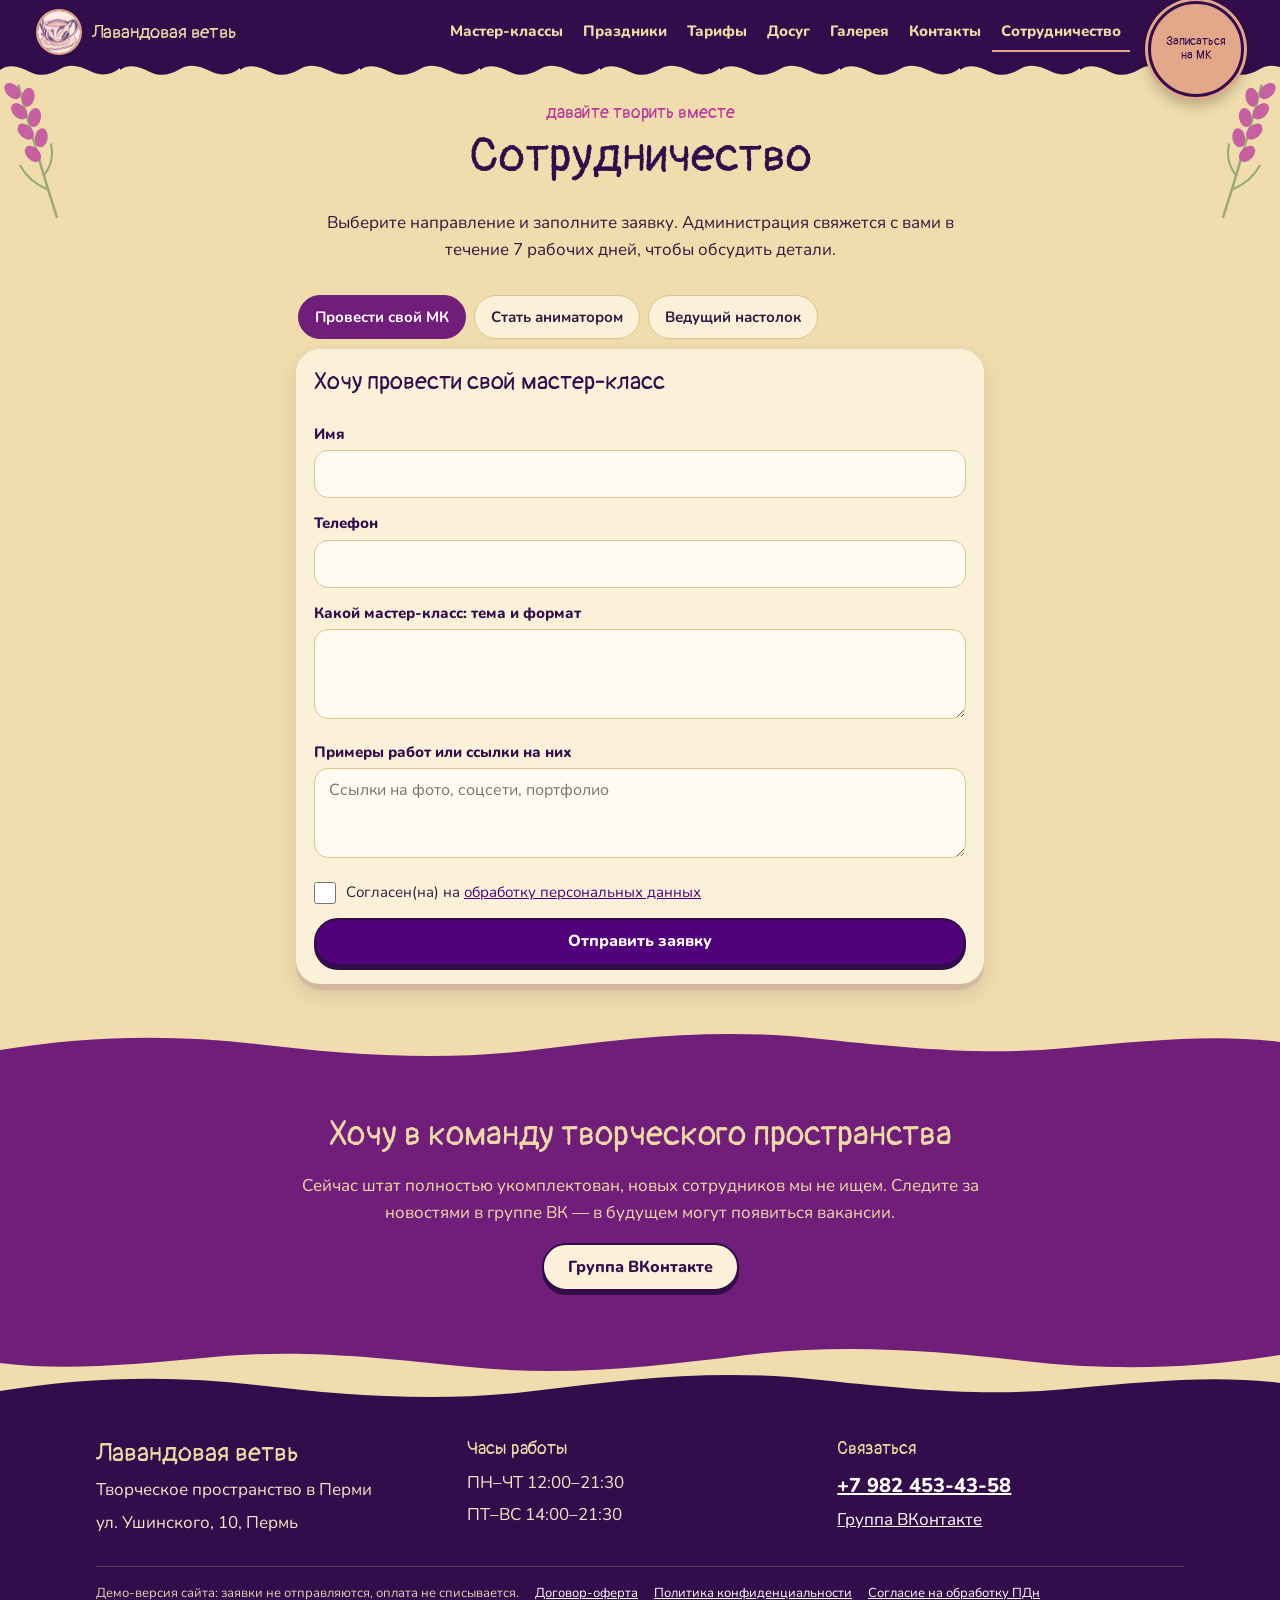
<file: sotrudnichestvo.html>
<!doctype html>
<html lang="ru">
<head>
  <meta charset="utf-8">
  <meta name="viewport" content="width=device-width, initial-scale=1">
  <!-- сайт только светлый: тёмный режим браузера (Chrome, Dark Reader) не перекрашивает шапку и плашки -->
  <meta name="color-scheme" content="only light">
  <meta name="darkreader-lock">
  <title>Сотрудничество — Лавандовая ветвь</title>
  <meta name="description" content="Проведите свой мастер-класс, станьте аниматором или ведущим настольных игр в творческом пространстве «Лавандовая ветвь».">
  <link rel="preload" href="fonts/nunito-cyrillic-XRXV3I6Li01BKofIMeaBXso.woff2" as="font" type="font/woff2" crossorigin>
  <link rel="preload" href="fonts/pangolin-cyrillic-cY9GfjGcW0FPpi-tWMfJ79zqiA.woff2" as="font" type="font/woff2" crossorigin>
  <link rel="stylesheet" href="css/fonts.css">
  <link rel="stylesheet" href="css/style.css">
</head>
<body>
  <header id="site-header"></header>

  <main>
    <section class="page-head" data-sprigs>
      <div class="wrap">
        <span class="hand">давайте творить вместе</span>
        <h1>Сотрудничество</h1>
        <p>Выберите направление и заполните заявку. Администрация свяжется с вами в течение 7 рабочих дней, чтобы обсудить детали.</p>
      </div>
    </section>

    <section class="section" style="padding-top:24px">
      <div class="wrap" style="max-width:720px">
        <div class="chips" role="group" aria-label="Направление" id="coop-tabs">
          <button class="chip" data-tab="mk" aria-pressed="true">Провести свой МК</button>
          <button class="chip" data-tab="animator" aria-pressed="false">Стать аниматором</button>
          <button class="chip" data-tab="host" aria-pressed="false">Ведущий настолок</button>
        </div>

        <div data-panel="mk">
          <form class="form plate paper" novalidate>
            <h2 style="font-size:24px">Хочу провести свой мастер-класс</h2>
            <div class="field"><label for="mk-name">Имя</label><input type="text" id="mk-name" autocomplete="name" required><p class="err">Напишите имя</p></div>
            <div class="field"><label for="mk-phone">Телефон</label><input type="tel" id="mk-phone" autocomplete="tel" required><p class="err">Нужен телефон</p></div>
            <div class="field"><label for="mk-topic">Какой мастер-класс: тема и формат</label><textarea id="mk-topic" required></textarea><p class="err">Расскажите о мастер-классе</p></div>
            <div class="field"><label for="mk-works">Примеры работ или ссылки на них</label><textarea id="mk-works" placeholder="Ссылки на фото, соцсети, портфолио" required></textarea><p class="err">Добавьте примеры или ссылки</p></div>
            <div data-consent-slot></div>
            <button class="btn btn-block" type="submit">Отправить заявку</button>
          </form>
        </div>

        <div data-panel="animator" hidden>
          <form class="form plate paper" novalidate>
            <h2 style="font-size:24px">Хочу стать аниматором</h2>
            <div class="field"><label for="an-name">Имя</label><input type="text" id="an-name" autocomplete="name" required><p class="err">Напишите имя</p></div>
            <div class="field"><label for="an-phone">Телефон</label><input type="tel" id="an-phone" autocomplete="tel" required><p class="err">Нужен телефон</p></div>
            <div class="field"><label for="an-exp">Опыт работы аниматором: где и как долго</label><textarea id="an-exp" required></textarea><p class="err">Расскажите об опыте</p></div>
            <div class="field"><label for="an-prog">Какие программы проводили</label><textarea id="an-prog" required></textarea><p class="err">Перечислите программы</p></div>
            <div class="field"><label for="an-cost">Есть ли костюмы</label><textarea id="an-cost" placeholder="Какие костюмы есть" required></textarea><p class="err">Напишите про костюмы</p></div>
            <div data-consent-slot></div>
            <button class="btn btn-block" type="submit">Отправить заявку</button>
          </form>
        </div>

        <div data-panel="host" hidden>
          <form class="form plate paper" novalidate>
            <h2 style="font-size:24px">Хочу стать ведущим настольных игр</h2>
            <div class="field"><label for="ho-name">Имя</label><input type="text" id="ho-name" autocomplete="name" required><p class="err">Напишите имя</p></div>
            <div class="field"><label for="ho-phone">Телефон</label><input type="tel" id="ho-phone" autocomplete="tel" required><p class="err">Нужен телефон</p></div>
            <div class="field"><label for="ho-exp">Опыт работы ведущим (если есть)</label><textarea id="ho-exp"></textarea></div>
            <div class="field"><label for="ho-games">Какие настольные игры знаете и готовы вести</label><textarea id="ho-games" required></textarea><p class="err">Перечислите игры</p></div>
            <div data-consent-slot></div>
            <button class="btn btn-block" type="submit">Отправить заявку</button>
          </form>
        </div>
      </div>
    </section>

    <section class="section band">
      <div class="wrap center" style="max-width:720px">
        <h2>Хочу в команду творческого пространства</h2>
        <p>Сейчас штат полностью укомплектован, новых сотрудников мы не ищем. Следите за новостями в группе ВК — в будущем могут появиться вакансии.</p>
        <a class="btn btn-outline" href="https://vk.com/club233037297" target="_blank" rel="noopener">Группа ВКонтакте</a>
      </div>
    </section>
  </main>

  <footer id="site-footer"></footer>
  <script src="js/main.js"></script>
  <script>
    document.querySelectorAll("[data-panel]").forEach((panel) => {
      const form = panel.querySelector("form");
      form.querySelector("[data-consent-slot]").outerHTML = CONSENT(panel.dataset.panel + "-consent");
      demoForm(form, '<h3>Заявка принята (демо)</h3><p>Ответим в течение 7 рабочих дней.</p><p class="small muted">Заявка не гарантирует сотрудничество.</p>');
    });
    const tabs = document.getElementById("coop-tabs");
    tabs.addEventListener("click", (e) => {
      const t = e.target.closest("[data-tab]");
      if (!t) return;
      tabs.querySelectorAll("[data-tab]").forEach((c) => c.setAttribute("aria-pressed", c === t));
      document.querySelectorAll("[data-panel]").forEach((p) => { p.hidden = p.dataset.panel !== t.dataset.tab; });
    });
  </script>
</body>
</html>
</file>
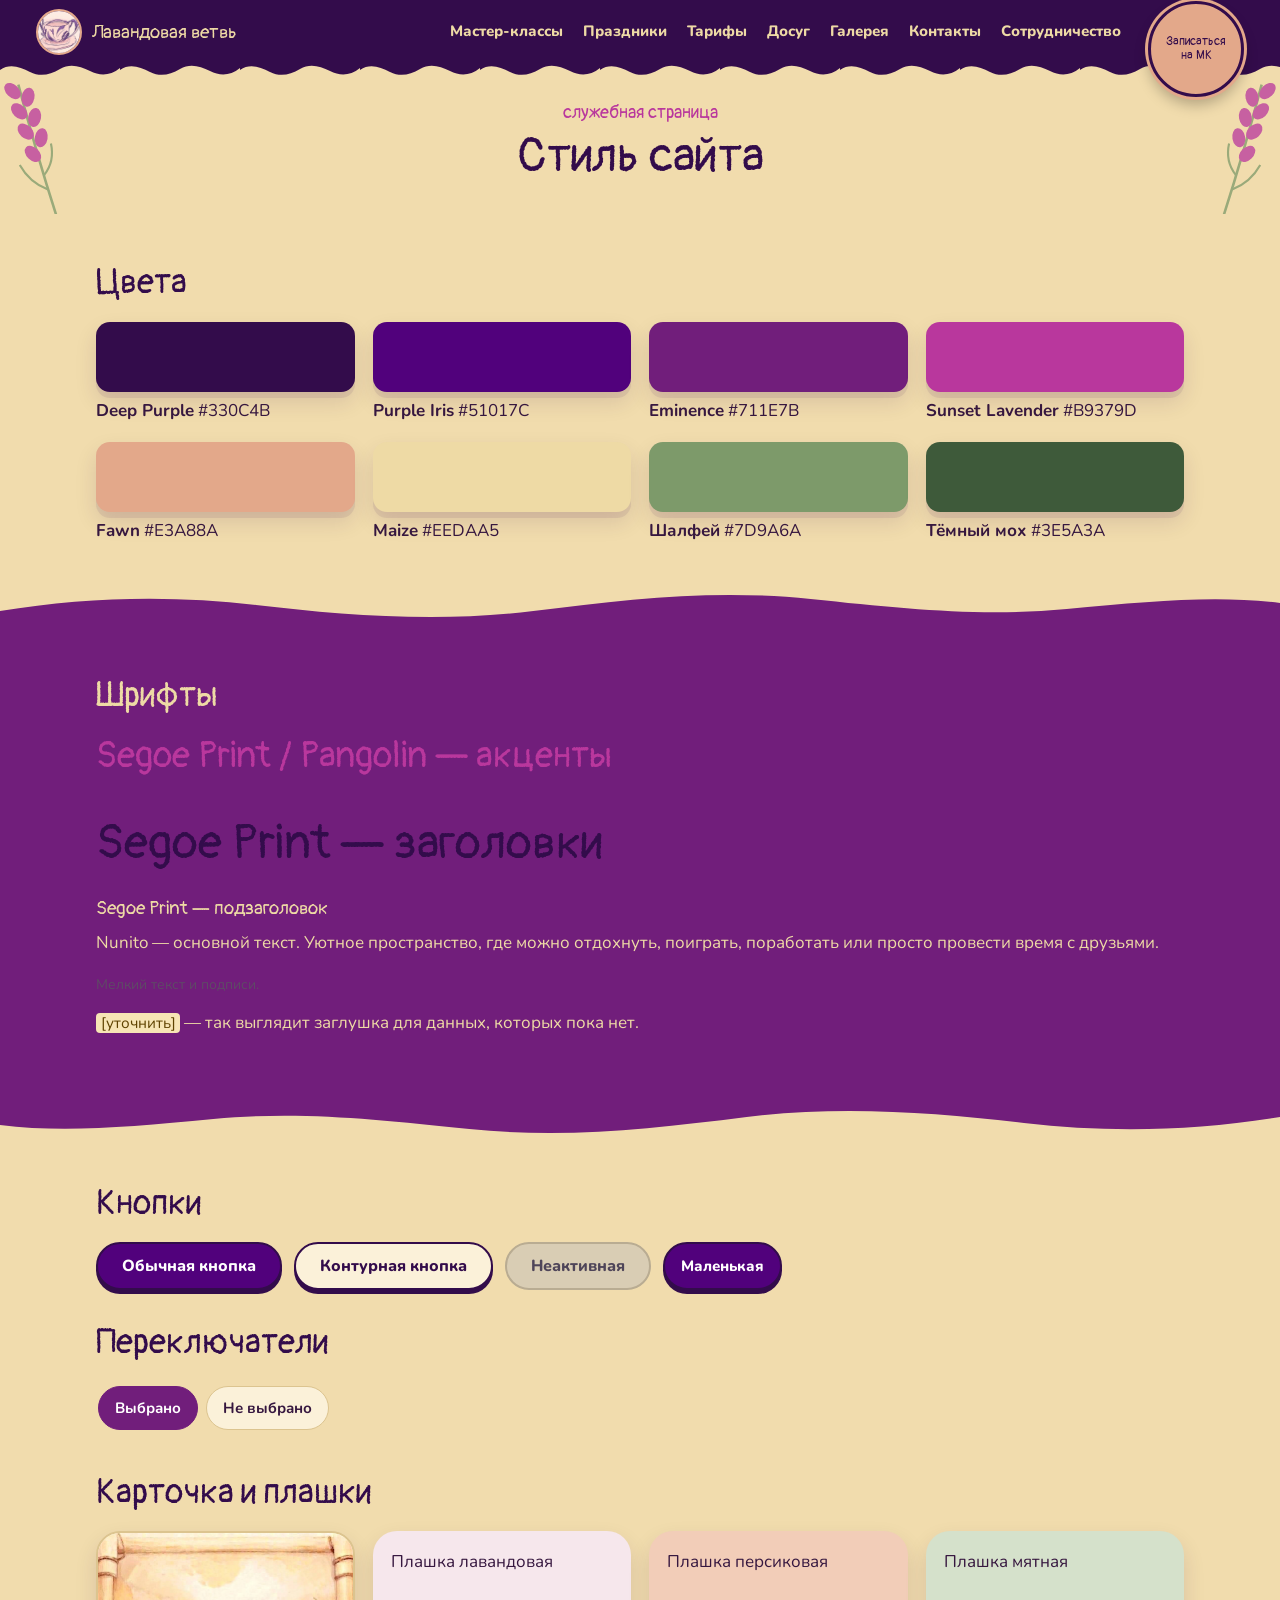
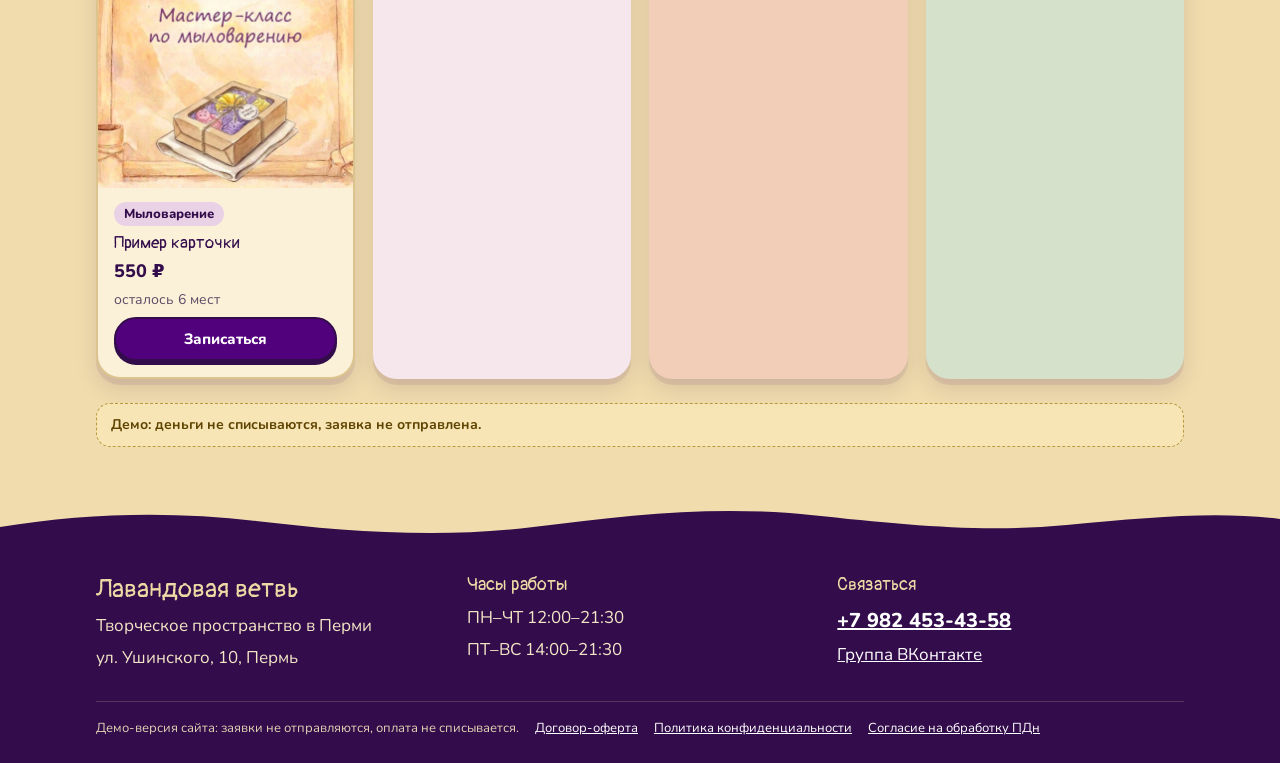
<file: style.html>
<!doctype html>
<html lang="ru">
<head>
  <meta charset="utf-8">
  <meta name="viewport" content="width=device-width, initial-scale=1">
  <!-- сайт только светлый: тёмный режим браузера (Chrome, Dark Reader) не перекрашивает шапку и плашки -->
  <meta name="color-scheme" content="only light">
  <meta name="darkreader-lock">
  <title>Стиль сайта — Лавандовая ветвь</title>
  <meta name="robots" content="noindex">
  <link rel="preload" href="fonts/nunito-cyrillic-XRXV3I6Li01BKofIMeaBXso.woff2" as="font" type="font/woff2" crossorigin>
  <link rel="preload" href="fonts/pangolin-cyrillic-cY9GfjGcW0FPpi-tWMfJ79zqiA.woff2" as="font" type="font/woff2" crossorigin>
  <link rel="stylesheet" href="css/fonts.css">
  <link rel="stylesheet" href="css/style.css">
</head>
<body>
  <!-- Служебная страница: все элементы стиля на одном листе. В меню её нет. -->
  <header id="site-header"></header>
  <main>
    <section class="page-head" data-sprigs>
      <div class="wrap">
        <span class="hand">служебная страница</span>
        <h1>Стиль сайта</h1>
      </div>
    </section>

    <section class="section">
      <div class="wrap">
        <h2>Цвета</h2>
        <div class="grid-cards">
          <div><div class="swatch" style="background:var(--deep)"></div><b>Deep Purple</b> #330C4B</div>
          <div><div class="swatch" style="background:var(--iris)"></div><b>Purple Iris</b> #51017C</div>
          <div><div class="swatch" style="background:var(--eminence)"></div><b>Eminence</b> #711E7B</div>
          <div><div class="swatch" style="background:var(--sunset)"></div><b>Sunset Lavender</b> #B9379D</div>
          <div><div class="swatch" style="background:var(--fawn)"></div><b>Fawn</b> #E3A88A</div>
          <div><div class="swatch" style="background:var(--maize)"></div><b>Maize</b> #EEDAA5</div>
          <div><div class="swatch" style="background:var(--sage)"></div><b>Шалфей</b> #7D9A6A</div>
          <div><div class="swatch" style="background:var(--moss)"></div><b>Тёмный мох</b> #3E5A3A</div>
        </div>
      </div>
    </section>

    <section class="section band">
      <div class="wrap">
        <h2>Шрифты</h2>
        <p class="hand" style="font-size:36px">Segoe Print / Pangolin — акценты</p>
        <h1>Segoe Print — заголовки</h1>
        <h3>Segoe Print — подзаголовок</h3>
        <p>Nunito — основной текст. Уютное пространство, где можно отдохнуть, поиграть, поработать или просто провести время с друзьями.</p>
        <p class="small muted">Мелкий текст и подписи.</p>
        <p><span class="todo">[уточнить]</span> — так выглядит заглушка для данных, которых пока нет.</p>
      </div>
    </section>

    <section class="section">
      <div class="wrap">
        <h2>Кнопки</h2>
        <div class="btns">
          <a class="btn" href="#">Обычная кнопка</a>
          <a class="btn btn-outline" href="#">Контурная кнопка</a>
          <button class="btn is-disabled" disabled>Неактивная</button>
          <a class="btn btn-small" href="#">Маленькая</a>
        </div>
        <h2 style="margin-top:32px">Переключатели</h2>
        <div class="chips"><button class="chip" aria-pressed="true">Выбрано</button><button class="chip" aria-pressed="false">Не выбрано</button></div>
        <h2 style="margin-top:32px">Карточка и плашки</h2>
        <div class="grid-cards">
          <article class="card">
            <img class="card-img" src="img/mk-soap.jpg" alt="">
            <div class="card-body">
              <span class="tag">Мыловарение</span>
              <h3>Пример карточки</h3>
              <div class="price">550 ₽</div>
              <div class="small muted">осталось 6 мест</div>
              <a class="btn btn-small" href="#">Записаться</a>
            </div>
          </article>
          <div class="plate lav">Плашка лавандовая</div>
          <div class="plate peach">Плашка персиковая</div>
          <div class="plate mint">Плашка мятная</div>
        </div>
        <p class="demo-note" style="margin-top:24px">Демо: деньги не списываются, заявка не отправлена.</p>
      </div>
    </section>
  </main>
  <footer id="site-footer"></footer>
  <script src="js/main.js"></script>
</body>
</html>
</file>
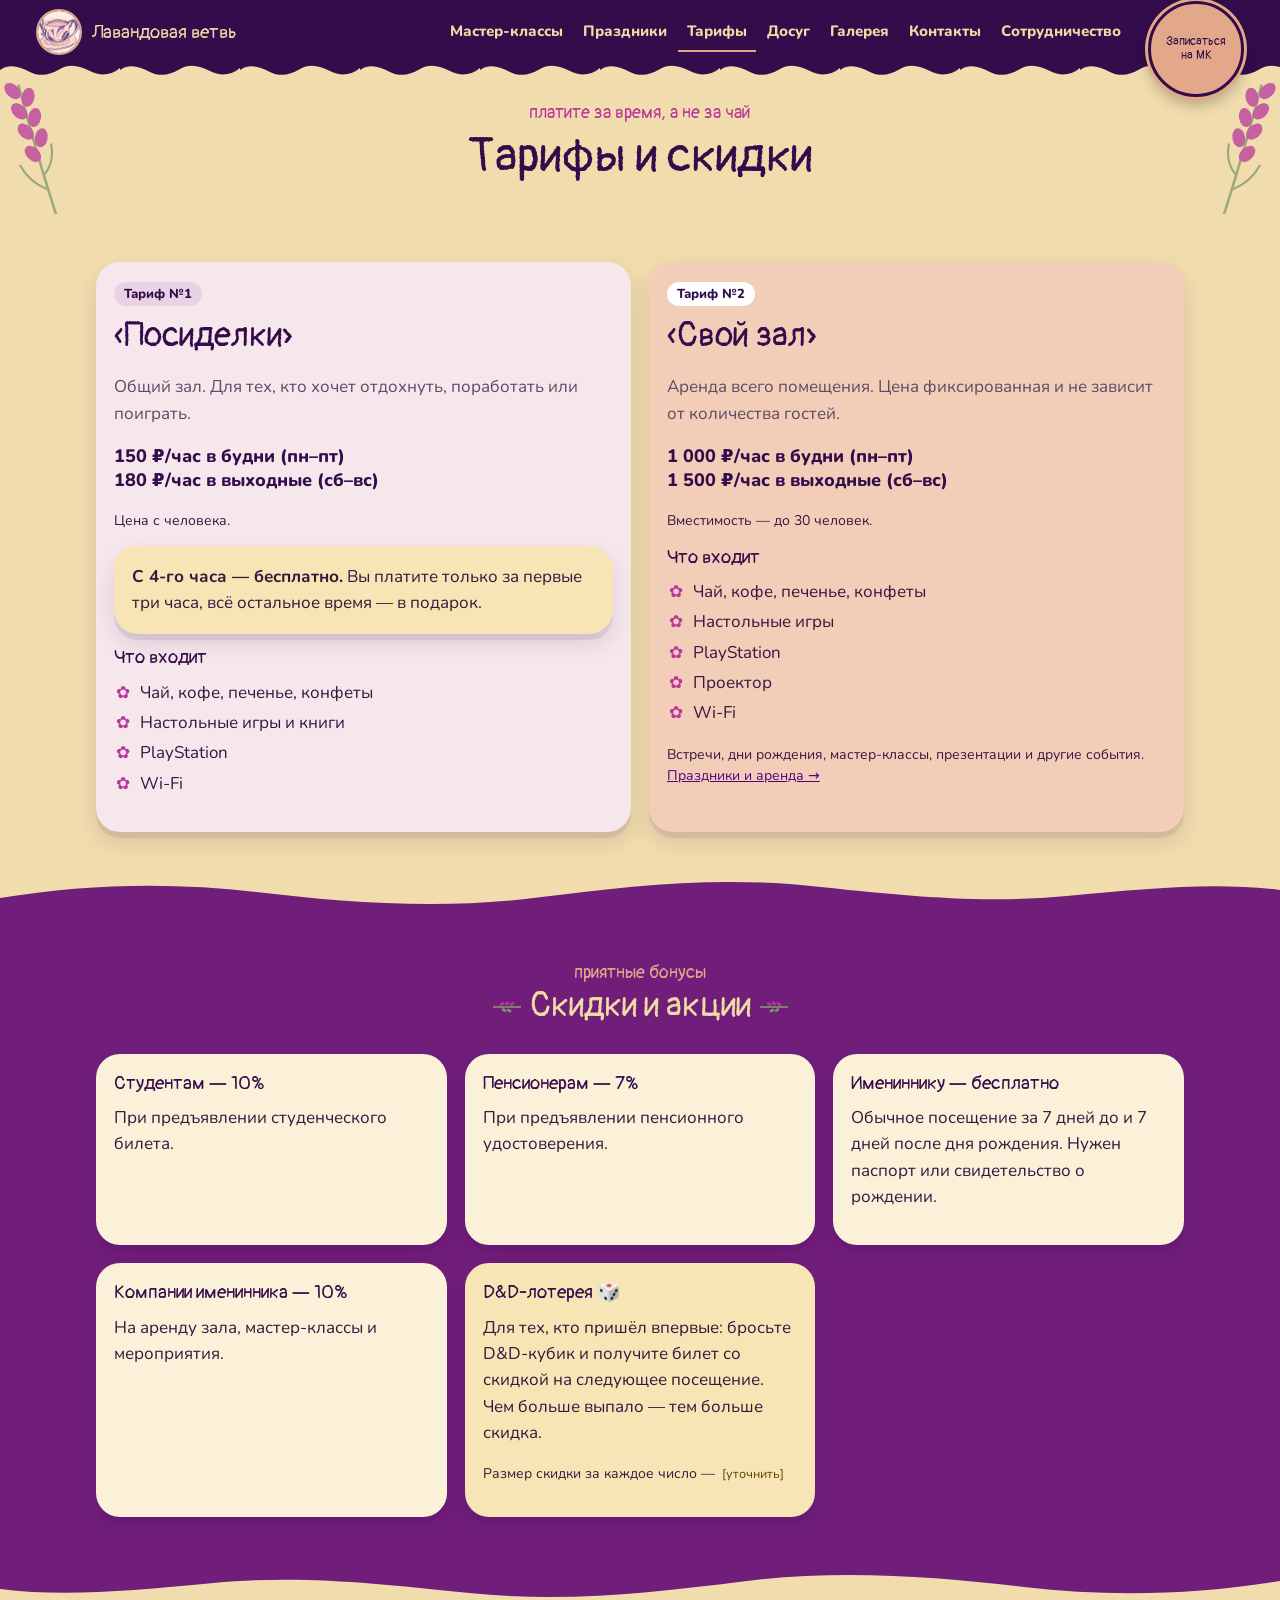
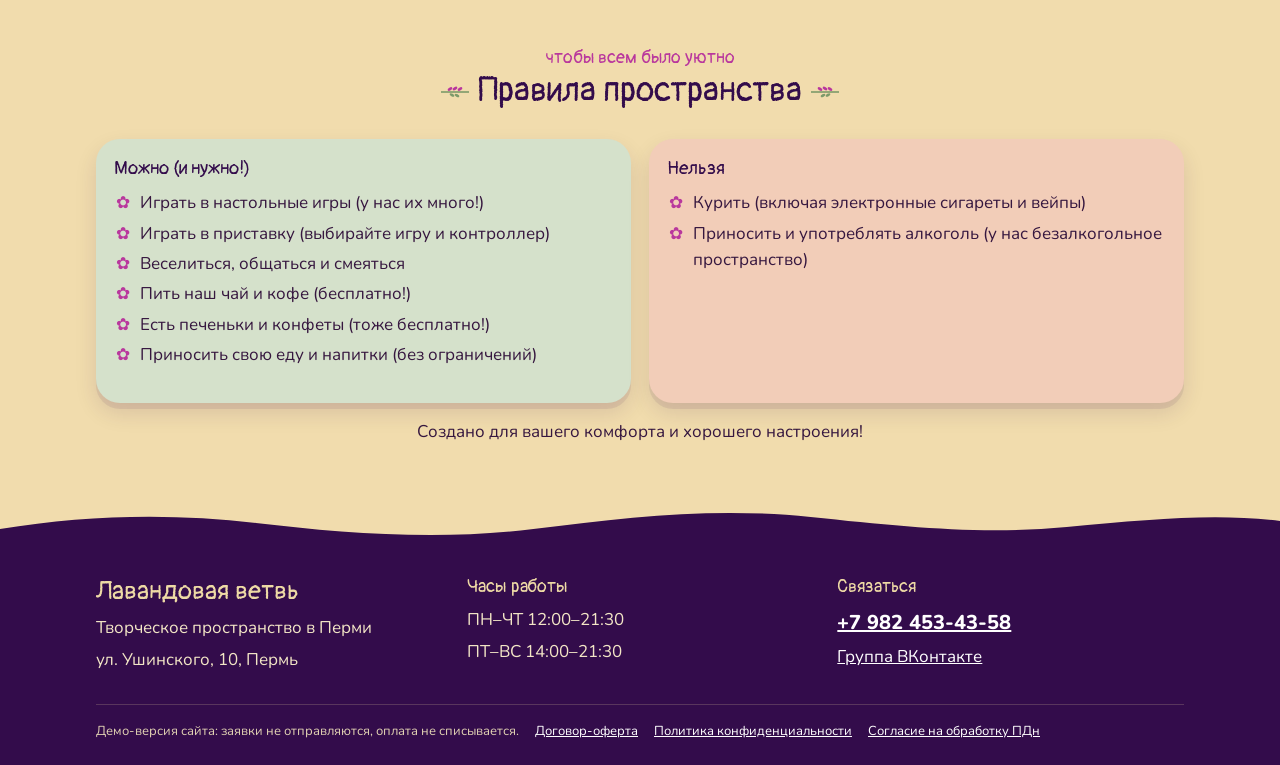
<file: tarify.html>
<!doctype html>
<html lang="ru">
<head>
  <meta charset="utf-8">
  <meta name="viewport" content="width=device-width, initial-scale=1">
  <!-- сайт только светлый: тёмный режим браузера (Chrome, Dark Reader) не перекрашивает шапку и плашки -->
  <meta name="color-scheme" content="only light">
  <meta name="darkreader-lock">
  <title>Тарифы и скидки — Лавандовая ветвь</title>
  <meta name="description" content="Тарифы творческого пространства «Лавандовая ветвь»: «Посиделки» 150/180 ₽ в час, с 4-го часа бесплатно; «Свой зал» 1 000/1 500 ₽ в час. Скидки студентам, пенсионерам, именинникам.">
  <link rel="preload" href="fonts/nunito-cyrillic-XRXV3I6Li01BKofIMeaBXso.woff2" as="font" type="font/woff2" crossorigin>
  <link rel="preload" href="fonts/pangolin-cyrillic-cY9GfjGcW0FPpi-tWMfJ79zqiA.woff2" as="font" type="font/woff2" crossorigin>
  <link rel="stylesheet" href="css/fonts.css">
  <link rel="stylesheet" href="css/style.css">
</head>
<body>
  <header id="site-header"></header>

  <main>
    <section class="page-head" data-sprigs>
      <div class="wrap">
        <span class="hand">платите за время, а не за чай</span>
        <h1>Тарифы и скидки</h1>
      </div>
    </section>

    <section class="section">
      <div class="wrap grid-2">
        <div class="plate lav">
          <span class="tag">Тариф №1</span>
          <h2 style="margin-top:8px">«Посиделки»</h2>
          <p class="muted">Общий зал. Для тех, кто хочет отдохнуть, поработать или поиграть.</p>
          <p class="price">150 ₽/час в будни (пн–пт)<br>180 ₽/час в выходные (сб–вс)</p>
          <p class="small">Цена с человека.</p>
          <div class="plate butter" style="margin:12px 0"><b>С 4-го часа — бесплатно.</b> Вы платите только за первые три часа, всё остальное время — в подарок.</div>
          <h3>Что входит</h3>
          <ul class="list-check">
            <li>Чай, кофе, печенье, конфеты</li>
            <li>Настольные игры и книги</li>
            <li>PlayStation</li>
            <li>Wi-Fi</li>
          </ul>
        </div>
        <div class="plate peach">
          <span class="tag" style="background:#fff">Тариф №2</span>
          <h2 style="margin-top:8px">«Свой зал»</h2>
          <p class="muted">Аренда всего помещения. Цена фиксированная и не зависит от количества гостей.</p>
          <p class="price">1 000 ₽/час в будни (пн–пт)<br>1 500 ₽/час в выходные (сб–вс)</p>
          <p class="small">Вместимость — до 30 человек.</p>
          <h3>Что входит</h3>
          <ul class="list-check">
            <li>Чай, кофе, печенье, конфеты</li>
            <li>Настольные игры</li>
            <li>PlayStation</li>
            <li>Проектор</li>
            <li>Wi-Fi</li>
          </ul>
          <p class="small">Встречи, дни рождения, мастер-классы, презентации и другие события. <a href="prazdniki.html">Праздники и аренда →</a></p>
        </div>
      </div>
    </section>

    <section class="section band">
      <div class="wrap">
        <div class="section-title">
          <span class="hand">приятные бонусы</span>
          <h2>Скидки и акции</h2>
        </div>
        <div class="grid-3">
          <div class="plate paper"><h3>Студентам — 10%</h3><p>При предъявлении студенческого билета.</p></div>
          <div class="plate paper"><h3>Пенсионерам — 7%</h3><p>При предъявлении пенсионного удостоверения.</p></div>
          <div class="plate paper"><h3>Имениннику — бесплатно</h3><p>Обычное посещение за 7 дней до и 7 дней после дня рождения. Нужен паспорт или свидетельство о рождении.</p></div>
          <div class="plate paper"><h3>Компании именинника — 10%</h3><p>На аренду зала, мастер-классы и мероприятия.</p></div>
          <div class="plate butter"><h3>D&amp;D-лотерея 🎲</h3><p>Для тех, кто пришёл впервые: бросьте D&amp;D-кубик и получите билет со скидкой на следующее посещение. Чем больше выпало — тем больше скидка.</p><p class="small">Размер скидки за каждое число — <span class="todo">[уточнить]</span></p></div>
        </div>
      </div>
    </section>

    <section class="section">
      <div class="wrap">
        <div class="section-title">
          <span class="hand">чтобы всем было уютно</span>
          <h2>Правила пространства</h2>
        </div>
        <div class="grid-2">
          <div class="plate mint">
            <h3>Можно (и нужно!)</h3>
            <ul class="list-check">
              <li>Играть в настольные игры (у нас их много!)</li>
              <li>Играть в приставку (выбирайте игру и контроллер)</li>
              <li>Веселиться, общаться и смеяться</li>
              <li>Пить наш чай и кофе (бесплатно!)</li>
              <li>Есть печеньки и конфеты (тоже бесплатно!)</li>
              <li>Приносить свою еду и напитки (без ограничений)</li>
            </ul>
          </div>
          <div class="plate peach">
            <h3>Нельзя</h3>
            <ul class="list-check">
              <li>Курить (включая электронные сигареты и вейпы)</li>
              <li>Приносить и употреблять алкоголь (у нас безалкогольное пространство)</li>
            </ul>
          </div>
        </div>
        <p class="center" style="margin-top:16px">Создано для вашего комфорта и хорошего настроения!</p>
      </div>
    </section>
  </main>

  <footer id="site-footer"></footer>
  <script src="js/main.js"></script>
</body>
</html>
</file>
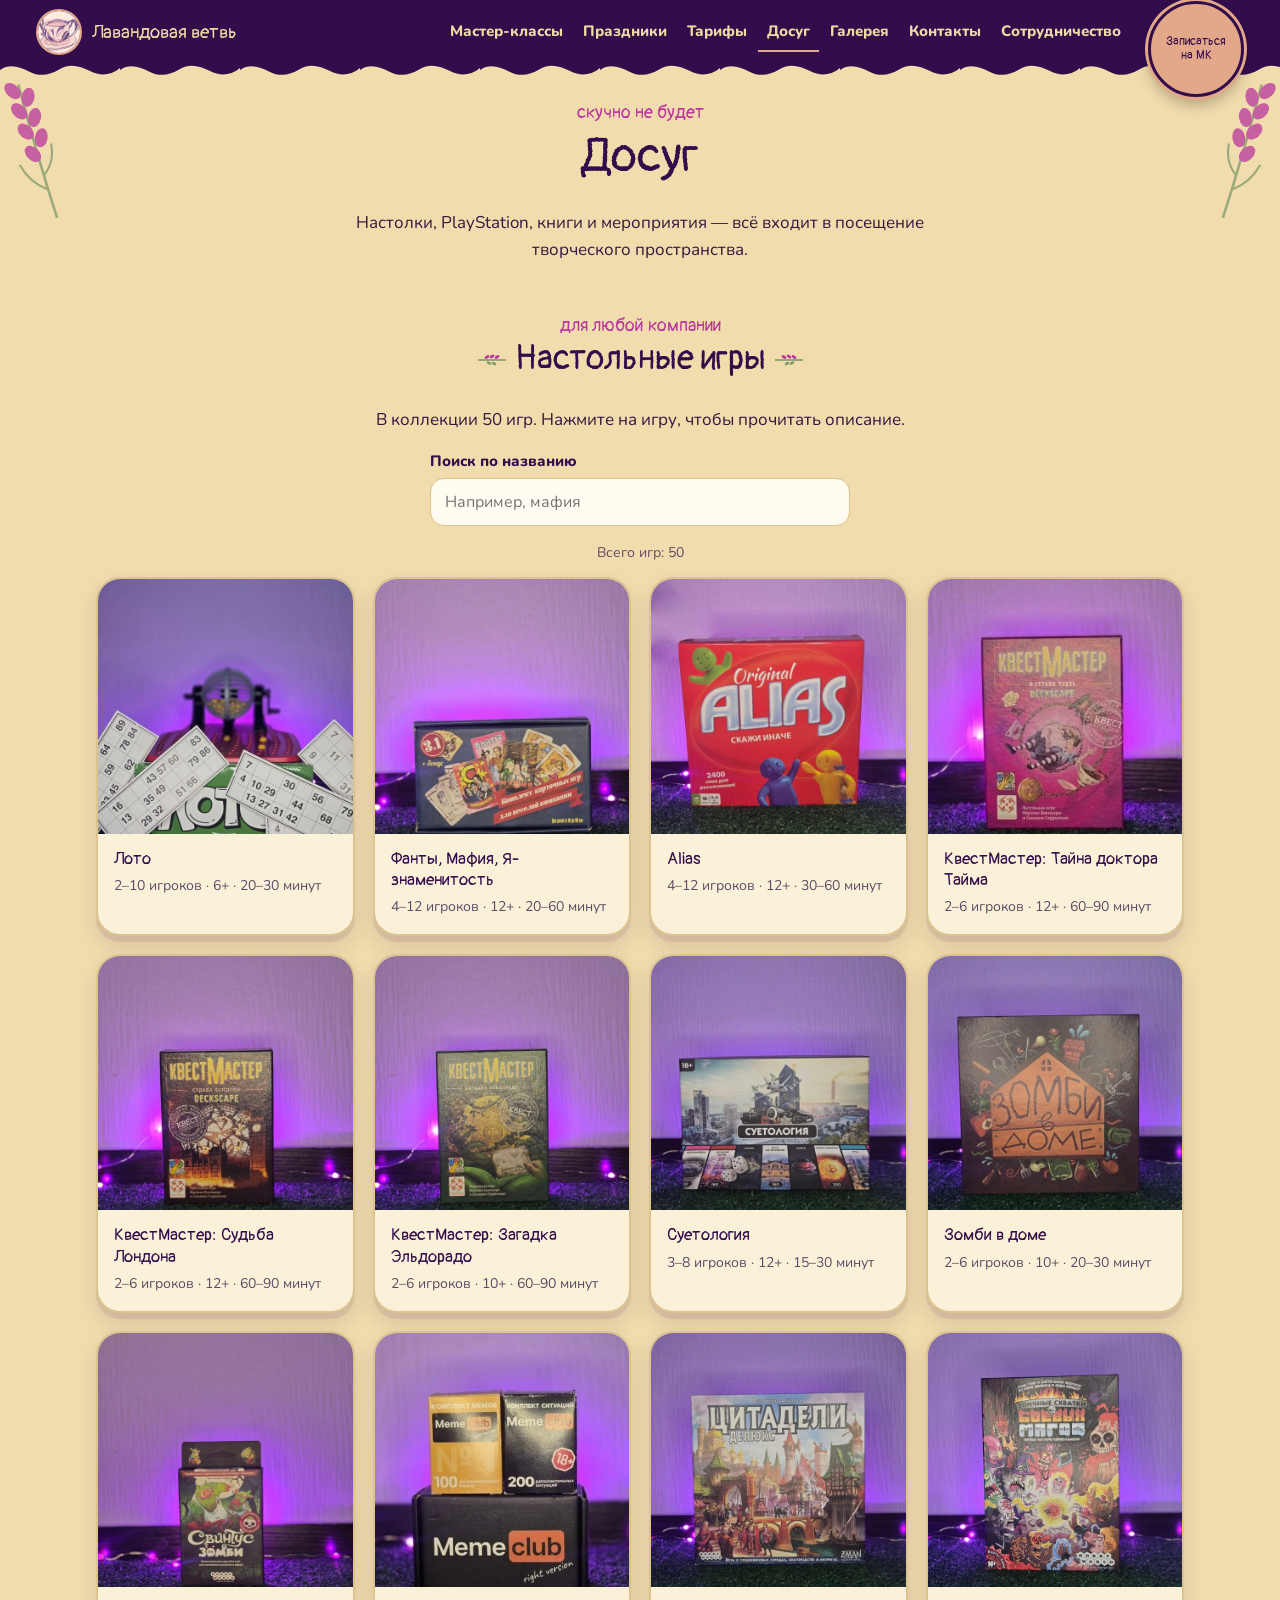
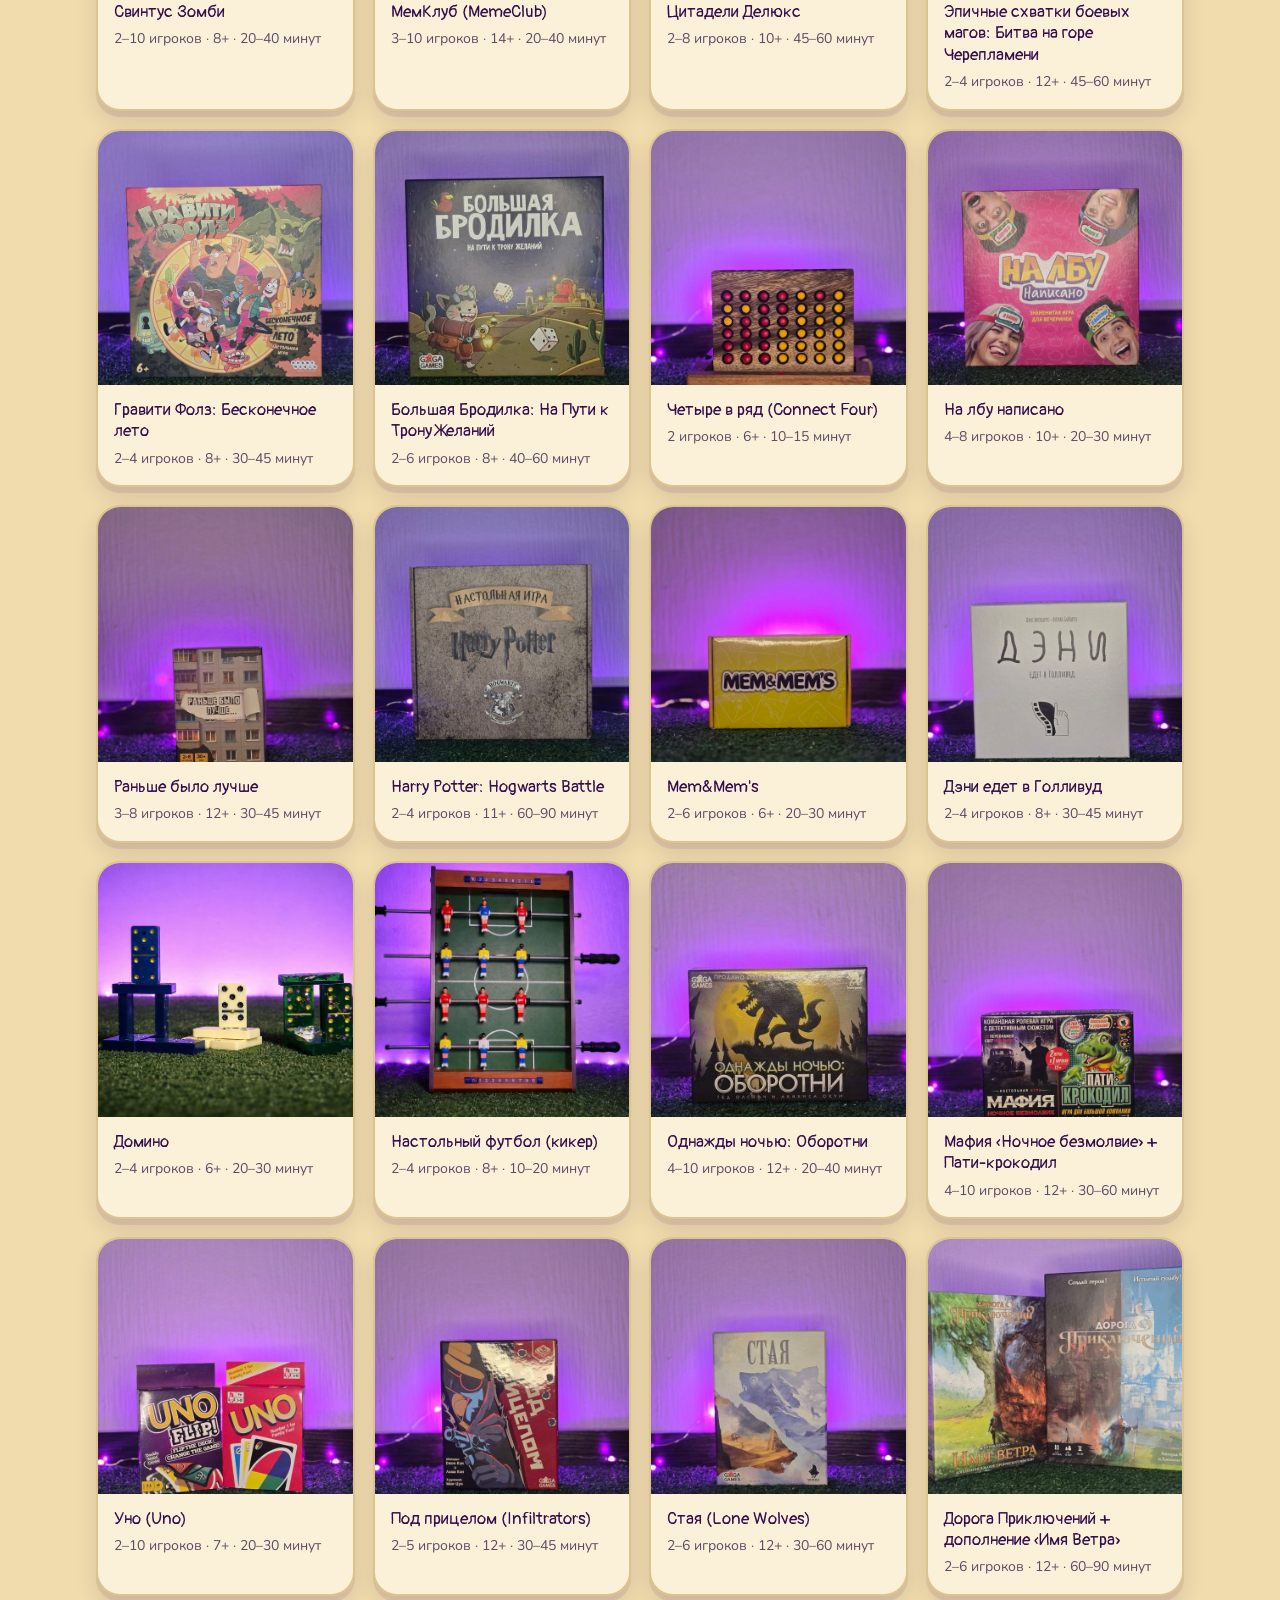
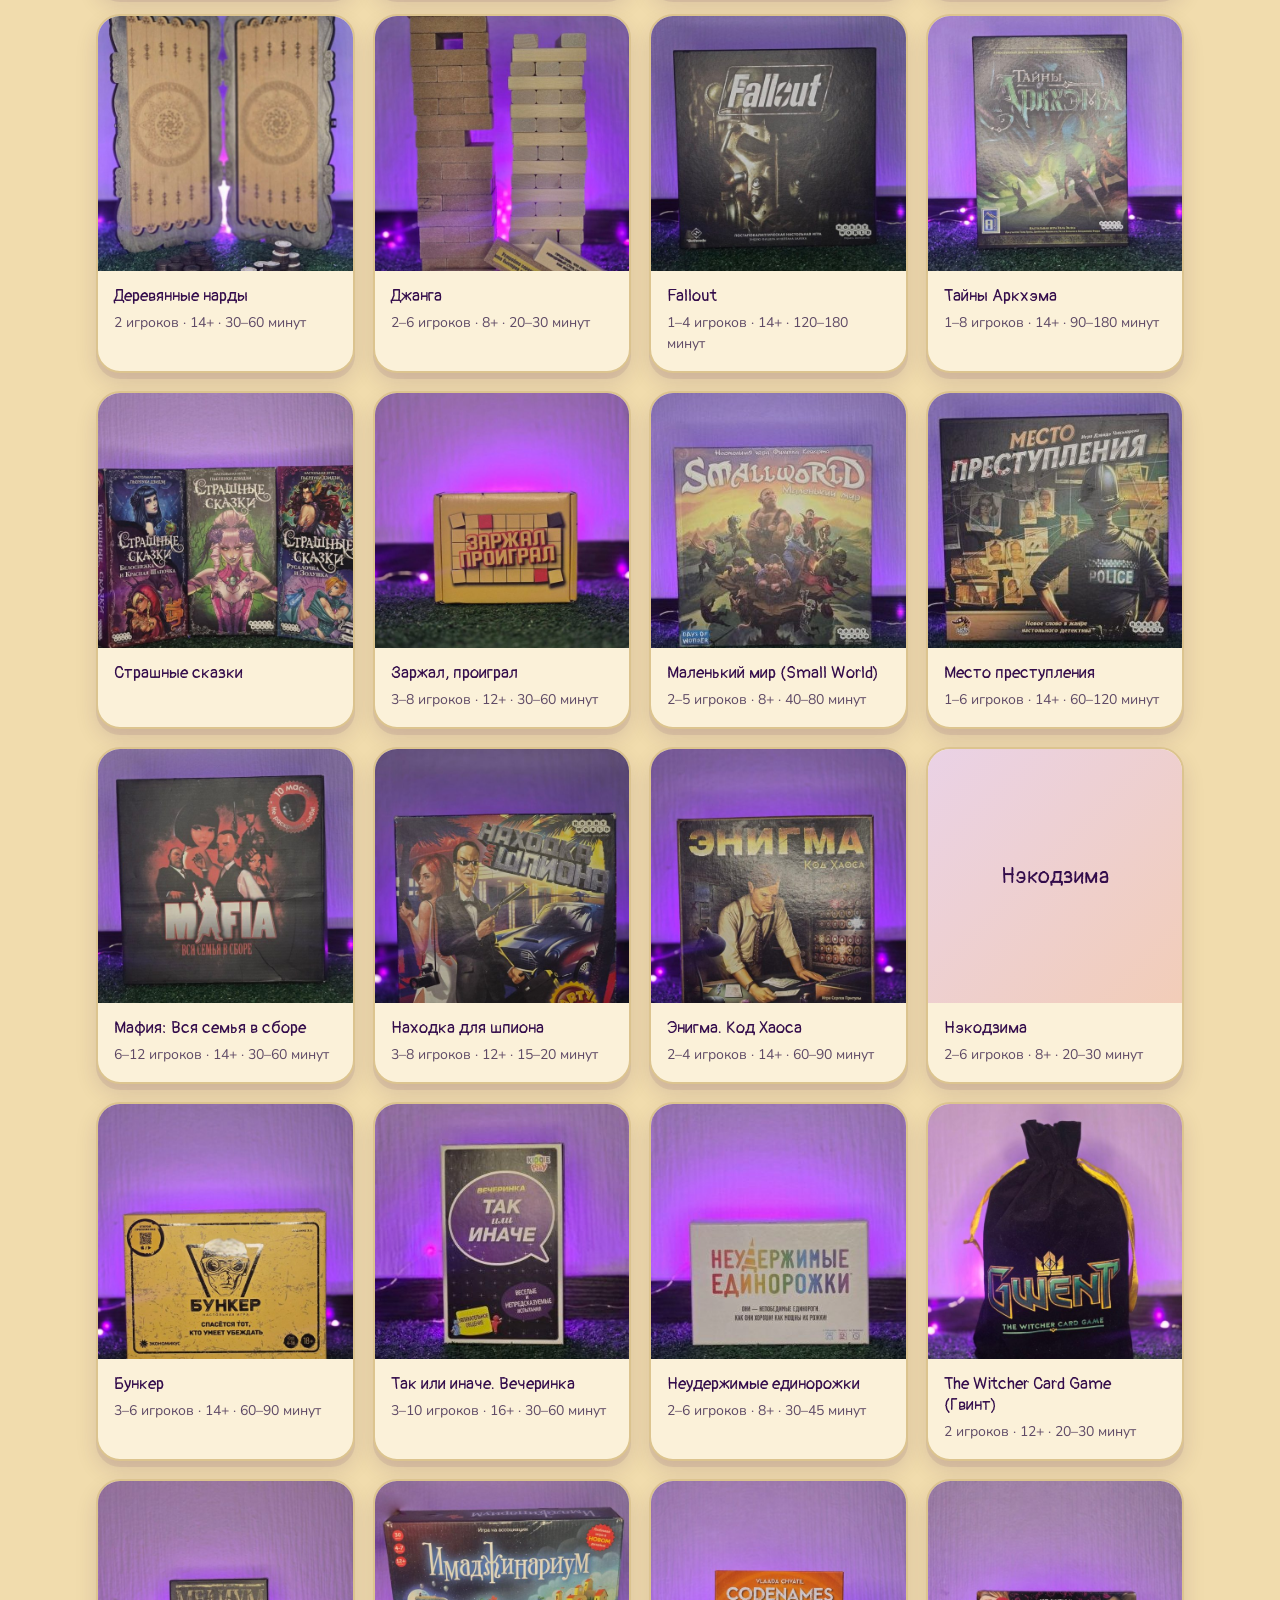
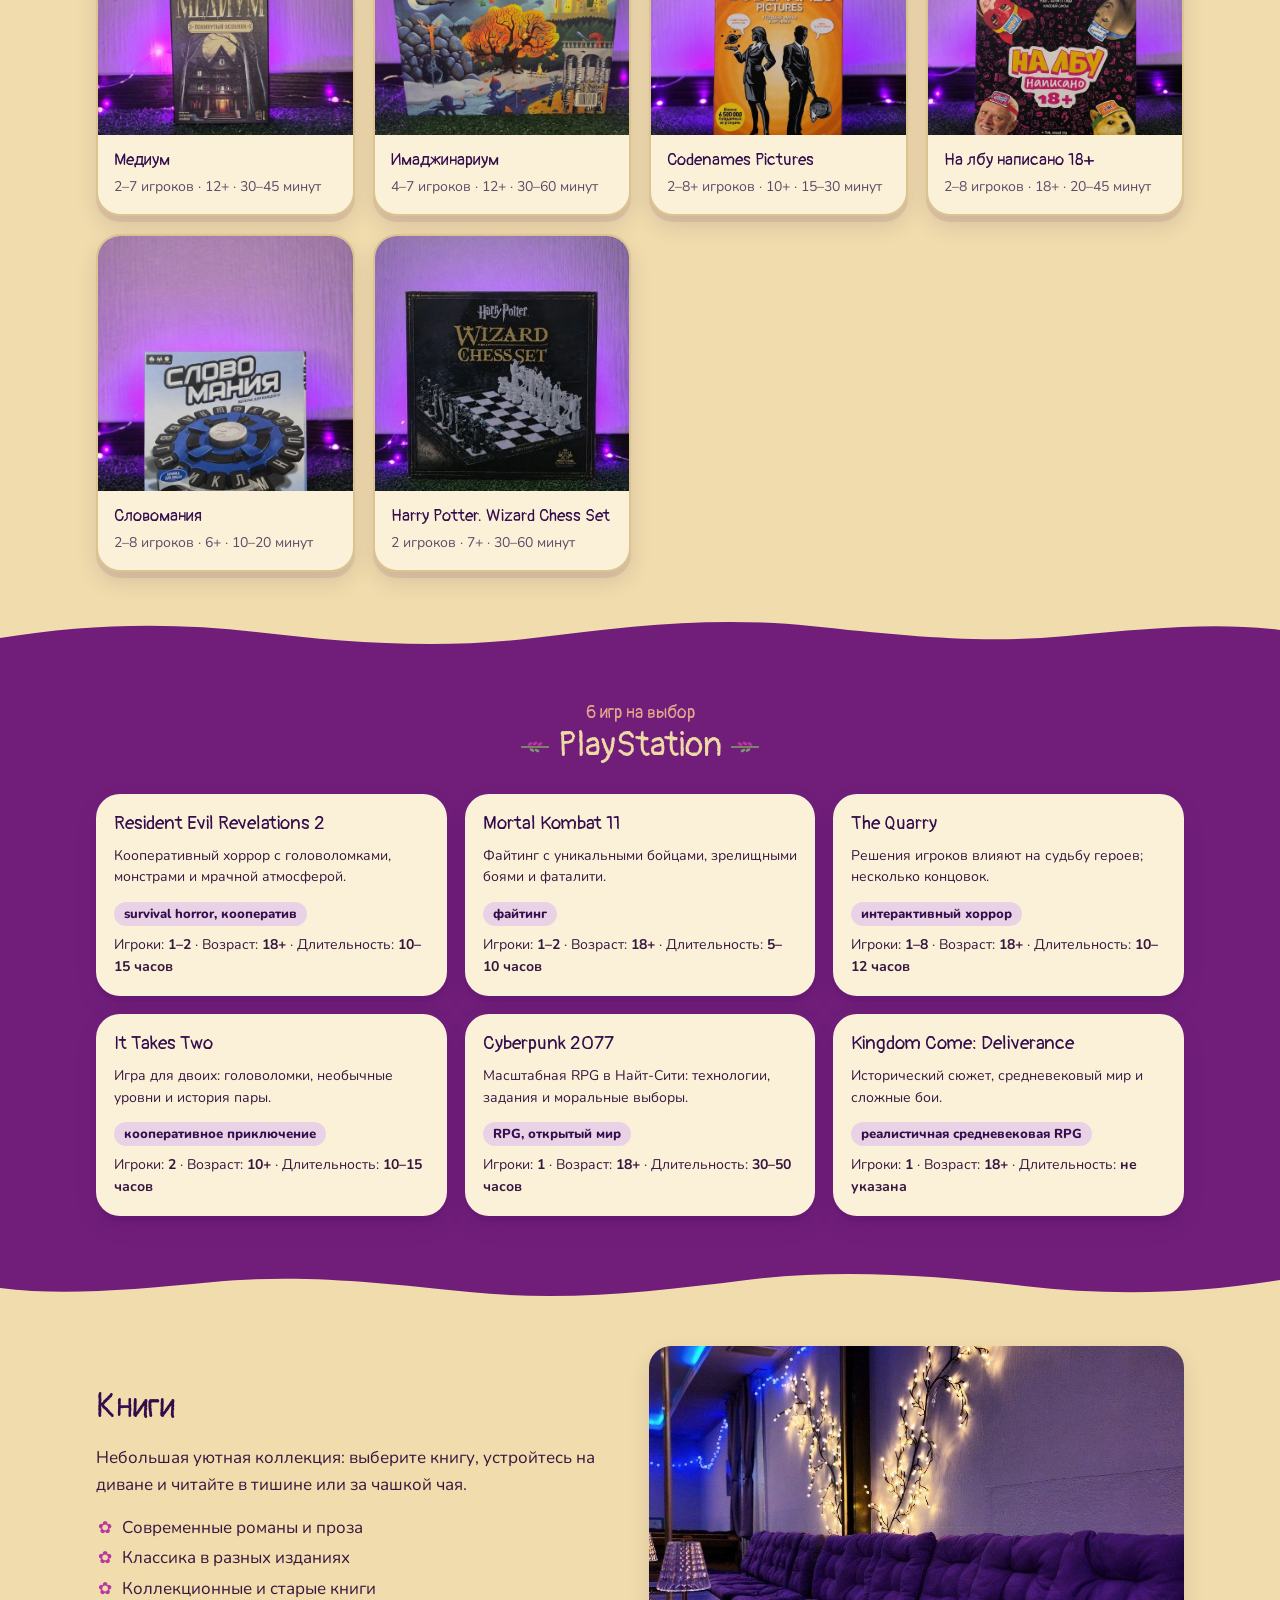
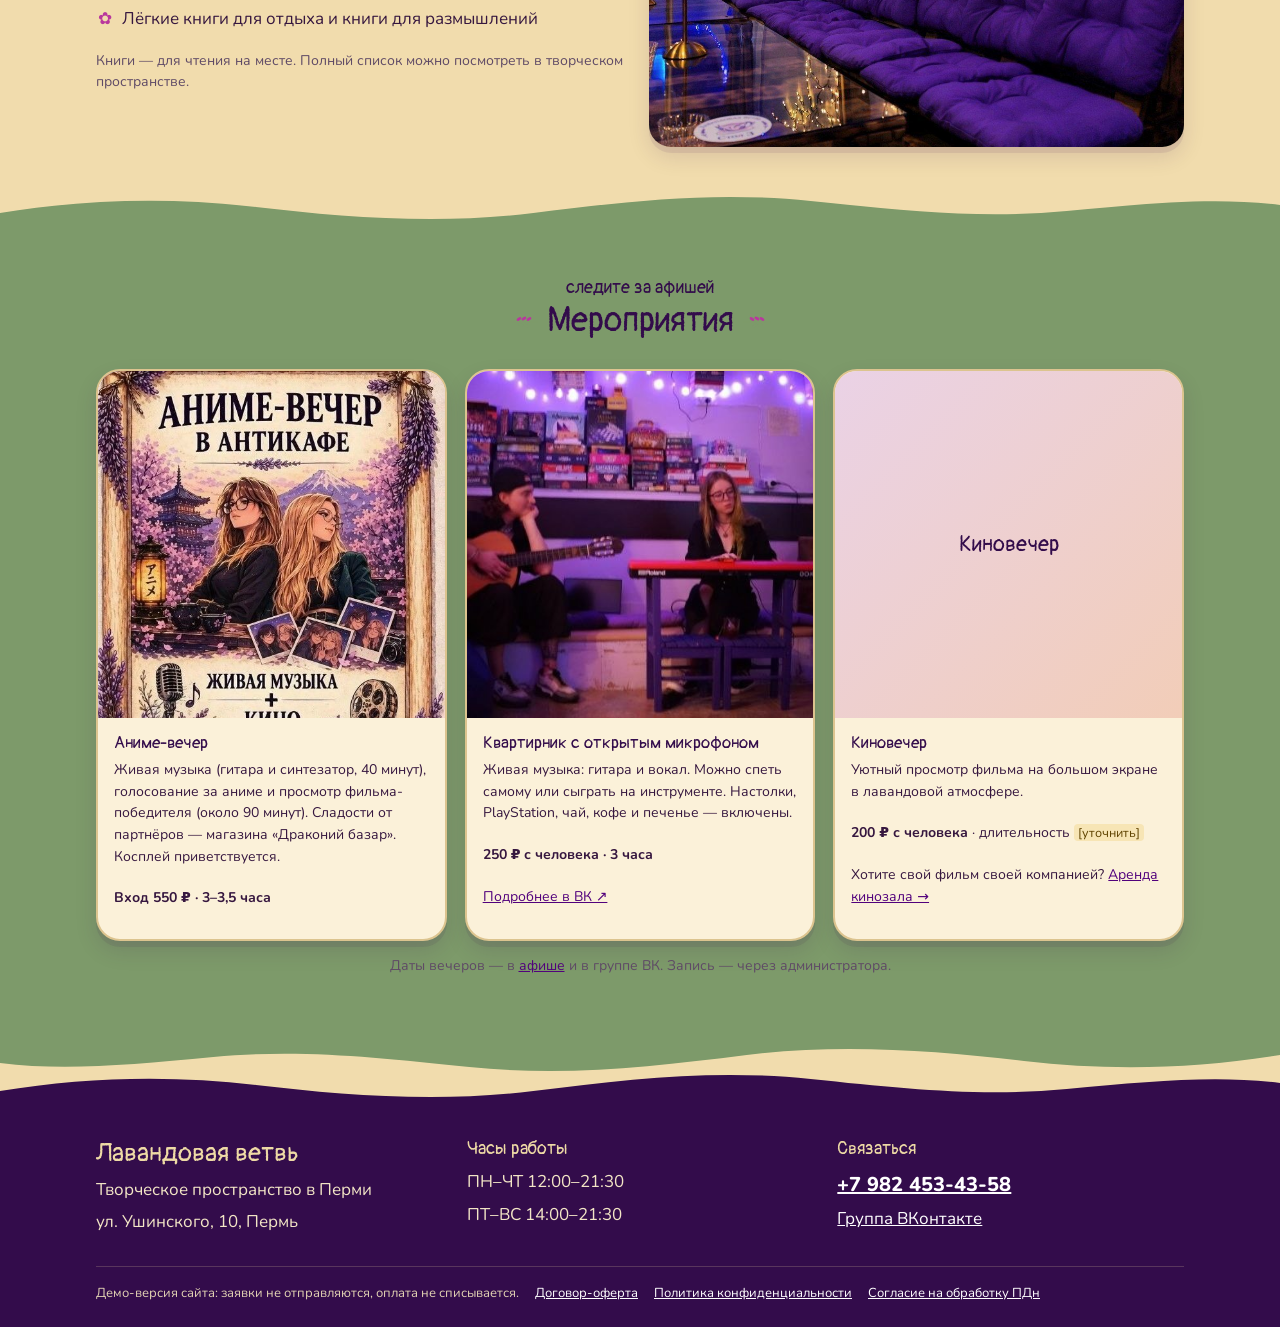
<file: zanyatiya.html>
<!doctype html>
<html lang="ru">
<head>
  <meta charset="utf-8">
  <meta name="viewport" content="width=device-width, initial-scale=1">
  <!-- сайт только светлый: тёмный режим браузера (Chrome, Dark Reader) не перекрашивает шапку и плашки -->
  <meta name="color-scheme" content="only light">
  <meta name="darkreader-lock">
  <title>Досуг — Лавандовая ветвь</title>
  <meta name="description" content="50 настольных игр, PlayStation, книги, аниме-вечера, квартирники и киновечера в творческом пространстве «Лавандовая ветвь», Пермь.">
  <link rel="preload" href="fonts/nunito-cyrillic-XRXV3I6Li01BKofIMeaBXso.woff2" as="font" type="font/woff2" crossorigin>
  <link rel="preload" href="fonts/pangolin-cyrillic-cY9GfjGcW0FPpi-tWMfJ79zqiA.woff2" as="font" type="font/woff2" crossorigin>
  <link rel="stylesheet" href="css/fonts.css">
  <link rel="stylesheet" href="css/style.css">
</head>
<body>
  <header id="site-header"></header>

  <main>
    <section class="page-head" data-sprigs>
      <div class="wrap">
        <span class="hand">скучно не будет</span>
        <h1>Досуг</h1>
        <p>Настолки, PlayStation, книги и мероприятия — всё входит в посещение творческого пространства.</p>
      </div>
    </section>

    <!-- Настолки -->
    <section class="section" id="nastolki">
      <div class="wrap">
        <div class="section-title">
          <span class="hand">для любой компании</span>
          <h2>Настольные игры</h2>
        </div>
        <p class="center">В коллекции 50 игр. Нажмите на игру, чтобы прочитать описание.</p>
        <div class="field" style="max-width:420px;margin:0 auto 16px">
          <label for="game-search">Поиск по названию</label>
          <input class="search" type="search" id="game-search" placeholder="Например, мафия" autocomplete="off">
        </div>
        <p class="small muted center" id="game-count" aria-live="polite"></p>
        <div class="grid-cards" id="games"></div>
      </div>
    </section>

    <!-- PlayStation -->
    <section class="section band" id="ps">
      <div class="wrap">
        <div class="section-title">
          <span class="hand">6 игр на выбор</span>
          <h2>PlayStation</h2>
        </div>
        <div class="grid-3" id="ps-list"></div>
      </div>
    </section>

    <!-- Книги -->
    <section class="section">
      <div class="wrap grid-2" style="align-items:center">
        <div>
          <h2>Книги</h2>
          <p>Небольшая уютная коллекция: выберите книгу, устройтесь на диване и читайте в тишине или за чашкой чая.</p>
          <ul class="list-check">
            <li>Современные романы и проза</li>
            <li>Классика в разных изданиях</li>
            <li>Коллекционные и старые книги</li>
            <li>Лёгкие книги для отдыха и книги для размышлений</li>
          </ul>
          <p class="small muted">Книги — для чтения на месте. Полный список можно посмотреть в творческом пространстве.</p>
        </div>
        <img src="img/photo-sofas.jpg" alt="Диваны для чтения" loading="lazy" style="border-radius:22px;box-shadow:var(--shadow);aspect-ratio:4/3;object-fit:cover;width:100%">
      </div>
    </section>

    <!-- Мероприятия -->
    <section class="section band-2">
      <div class="wrap">
        <div class="section-title">
          <span class="hand">следите за афишей</span>
          <h2>Мероприятия</h2>
        </div>
        <div class="grid-3">
          <article class="card">
            <img class="card-img" src="img/anime-evening.jpg" alt="Афиша аниме-вечера: живая музыка и кино" loading="lazy" style="object-position:50% 22%">
            <div class="card-body">
              <h3>Аниме-вечер</h3>
              <p class="small">Живая музыка (гитара и синтезатор, 40 минут), голосование за аниме и просмотр фильма-победителя (около 90 минут). Сладости от партнёров — магазина «Драконий базар». Косплей приветствуется.</p>
              <p class="small"><b>Вход 550 ₽ · 3–3,5 часа</b></p>
            </div>
          </article>
          <article class="card">
            <img class="card-img" src="img/photo-kvartirnik.jpg" alt="Квартирник в творческом пространстве" loading="lazy">
            <div class="card-body">
              <h3>Квартирник с открытым микрофоном</h3>
              <p class="small">Живая музыка: гитара и вокал. Можно спеть самому или сыграть на инструменте. Настолки, PlayStation, чай, кофе и печенье — включены.</p>
              <p class="small"><b>250 ₽ с человека · 3 часа</b></p>
              <a class="small" href="https://vk.cc/d1TUSK" target="_blank" rel="noopener">Подробнее в ВК ↗</a>
            </div>
          </article>
          <article class="card">
            <div class="no-img">Киновечер</div>
            <div class="card-body">
              <h3>Киновечер</h3>
              <p class="small">Уютный просмотр фильма на большом экране в лавандовой атмосфере.</p>
              <p class="small"><b>200 ₽ с человека</b> · длительность <span class="todo">[уточнить]</span></p>
              <p class="small">Хотите свой фильм своей компанией? <a href="prazdniki.html">Аренда кинозала →</a></p>
            </div>
          </article>
        </div>
        <p class="center small muted" style="margin-top:14px">Даты вечеров — в <a href="index.html#afisha">афише</a> и в группе ВК. Запись — через администратора.</p>
      </div>
    </section>
  </main>

  <footer id="site-footer"></footer>

  <script src="data/games.js"></script>
  <script src="js/main.js"></script>
  <script>
    // Источник PlayStation: база знаний «PlayStation.docx». Настолки — data/games.js (каталог группы ВК).
    const PS = [
      ["Resident Evil Revelations 2", "survival horror, кооператив", "1–2", "18+", "10–15 часов", "Кооперативный хоррор с головоломками, монстрами и мрачной атмосферой."],
      ["Mortal Kombat 11", "файтинг", "1–2", "18+", "5–10 часов", "Файтинг с уникальными бойцами, зрелищными боями и фаталити."],
      ["The Quarry", "интерактивный хоррор", "1–8", "18+", "10–12 часов", "Решения игроков влияют на судьбу героев; несколько концовок."],
      ["It Takes Two", "кооперативное приключение", "2", "10+", "10–15 часов", "Игра для двоих: головоломки, необычные уровни и история пары."],
      ["Cyberpunk 2077", "RPG, открытый мир", "1", "18+", "30–50 часов", "Масштабная RPG в Найт-Сити: технологии, задания и моральные выборы."],
      ["Kingdom Come: Deliverance", "реалистичная средневековая RPG", "1", "18+", "не указана", "Исторический сюжет, средневековый мир и сложные бои."],
    ];
    console.assert(GAMES.length === 50, "в коллекции 50 игр");

    // Настолки карточками: фото img/games/<id>.jpg (если photo: true в data/games.js) или название на плашке; по нажатию — описание в окне.
    const list = document.getElementById("games");
    const count = document.getElementById("game-count");
    const norm = (s) => s.toLowerCase().replace(/ё/g, "е");
    const meta = (g) => [g.players && `${g.players} игроков`, g.age, g.time].filter(Boolean).join(" · ");
    const gameCover = (g, cls) => g.photo ? `<img class="${cls}" src="img/games/${g.id}.jpg" alt="" loading="lazy">` : `<div class="no-img">${esc(g.title)}</div>`;
    const drawGames = (q = "") => {
      const found = GAMES.filter((g) => norm(g.title).includes(norm(q.trim())));
      list.innerHTML = found.map((g) => `
        <article class="card">
          <button class="card-link" type="button" data-game="${g.id}" aria-label="${esc(g.title)}: описание">
            ${gameCover(g, "card-img")}
            <div class="card-body"><h3>${esc(g.title)}</h3><div class="small muted">${esc(meta(g))}</div></div>
          </button>
        </article>`).join("") || '<p class="empty center">Не нашли такую игру — спросите администратора.</p>';
      count.textContent = q ? `Найдено: ${found.length} из ${GAMES.length}` : `Всего игр: ${GAMES.length}`;
    };
    list.addEventListener("click", (e) => {
      const b = e.target.closest("[data-game]");
      if (!b) return;
      const g = GAMES.find((x) => x.id === b.dataset.game);
      openModal(`
        <div class="mk-detail">
          ${gameCover(g, "mk-cover")}
          <h2>${esc(g.title)}</h2>
          <p class="muted small">${esc(meta(g))}</p>
          ${g.about ? g.about.split(/\n\s*\n/).map((p) => `<p>${esc(p).replace(/\n/g, "<br>")}</p>`).join("") : '<p class="muted">Описание <span class="todo">[уточнить]</span></p>'}
          <p class="small muted" style="margin-top:14px">Входит в посещение творческого пространства — спросите игру у администратора.</p>
        </div>`);
    });
    document.getElementById("game-search").addEventListener("input", (e) => drawGames(e.target.value));
    drawGames();

    document.getElementById("ps-list").innerHTML = PS.map(([n, genre, players, age, dur, about]) => `
      <div class="plate paper">
        <h3>${n}</h3>
        <p class="small">${about}</p>
        <p class="small" style="margin:0"><span class="tag">${genre}</span></p>
        <p class="small" style="margin:8px 0 0">Игроки: <b>${players}</b> · Возраст: <b>${age}</b> · Длительность: <b>${dur}</b></p>
      </div>`).join("");
  </script>
</body>
</html>
</file>
<file: css/fonts.css>
/* Шрифты Pangolin и Nunito лежат на сайте (fonts/), а не грузятся с Google: без внешнего запроса страница открывается быстрее. Только кириллица и латиница. */
@font-face {
  font-family: 'Nunito';
  font-style: normal;
  font-weight: 400;
  font-display: swap;
  src: url(../fonts/nunito-cyrillic-XRXV3I6Li01BKofIMeaBXso.woff2) format('woff2');
  unicode-range: U+0301, U+0400-045F, U+0490-0491, U+04B0-04B1, U+2116;
}
@font-face {
  font-family: 'Nunito';
  font-style: normal;
  font-weight: 400;
  font-display: swap;
  src: url(../fonts/nunito-latin-XRXV3I6Li01BKofINeaB.woff2) format('woff2');
  unicode-range: U+0000-00FF, U+0131, U+0152-0153, U+02BB-02BC, U+02C6, U+02DA, U+02DC, U+0304, U+0308, U+0329, U+2000-206F, U+20AC, U+2122, U+2191, U+2193, U+2212, U+2215, U+FEFF, U+FFFD;
}
@font-face {
  font-family: 'Nunito';
  font-style: normal;
  font-weight: 600;
  font-display: swap;
  src: url(../fonts/nunito-cyrillic-XRXV3I6Li01BKofIMeaBXso.woff2) format('woff2');
  unicode-range: U+0301, U+0400-045F, U+0490-0491, U+04B0-04B1, U+2116;
}
@font-face {
  font-family: 'Nunito';
  font-style: normal;
  font-weight: 600;
  font-display: swap;
  src: url(../fonts/nunito-latin-XRXV3I6Li01BKofINeaB.woff2) format('woff2');
  unicode-range: U+0000-00FF, U+0131, U+0152-0153, U+02BB-02BC, U+02C6, U+02DA, U+02DC, U+0304, U+0308, U+0329, U+2000-206F, U+20AC, U+2122, U+2191, U+2193, U+2212, U+2215, U+FEFF, U+FFFD;
}
@font-face {
  font-family: 'Nunito';
  font-style: normal;
  font-weight: 700;
  font-display: swap;
  src: url(../fonts/nunito-cyrillic-XRXV3I6Li01BKofIMeaBXso.woff2) format('woff2');
  unicode-range: U+0301, U+0400-045F, U+0490-0491, U+04B0-04B1, U+2116;
}
@font-face {
  font-family: 'Nunito';
  font-style: normal;
  font-weight: 700;
  font-display: swap;
  src: url(../fonts/nunito-latin-XRXV3I6Li01BKofINeaB.woff2) format('woff2');
  unicode-range: U+0000-00FF, U+0131, U+0152-0153, U+02BB-02BC, U+02C6, U+02DA, U+02DC, U+0304, U+0308, U+0329, U+2000-206F, U+20AC, U+2122, U+2191, U+2193, U+2212, U+2215, U+FEFF, U+FFFD;
}
@font-face {
  font-family: 'Nunito';
  font-style: normal;
  font-weight: 800;
  font-display: swap;
  src: url(../fonts/nunito-cyrillic-XRXV3I6Li01BKofIMeaBXso.woff2) format('woff2');
  unicode-range: U+0301, U+0400-045F, U+0490-0491, U+04B0-04B1, U+2116;
}
@font-face {
  font-family: 'Nunito';
  font-style: normal;
  font-weight: 800;
  font-display: swap;
  src: url(../fonts/nunito-latin-XRXV3I6Li01BKofINeaB.woff2) format('woff2');
  unicode-range: U+0000-00FF, U+0131, U+0152-0153, U+02BB-02BC, U+02C6, U+02DA, U+02DC, U+0304, U+0308, U+0329, U+2000-206F, U+20AC, U+2122, U+2191, U+2193, U+2212, U+2215, U+FEFF, U+FFFD;
}
@font-face {
  font-family: 'Pangolin';
  font-style: normal;
  font-weight: 400;
  font-display: swap;
  src: url(../fonts/pangolin-cyrillic-cY9GfjGcW0FPpi-tWMfJ79zqiA.woff2) format('woff2');
  unicode-range: U+0301, U+0400-045F, U+0490-0491, U+04B0-04B1, U+2116;
}
@font-face {
  font-family: 'Pangolin';
  font-style: normal;
  font-weight: 400;
  font-display: swap;
  src: url(../fonts/pangolin-latin-cY9GfjGcW0FPpi-tWMfN79w.woff2) format('woff2');
  unicode-range: U+0000-00FF, U+0131, U+0152-0153, U+02BB-02BC, U+02C6, U+02DA, U+02DC, U+0304, U+0308, U+0329, U+2000-206F, U+20AC, U+2122, U+2191, U+2193, U+2212, U+2215, U+FEFF, U+FFFD;
}
</file>
<file: css/style.css>
/* Лавандовая ветвь — общие стили.
   Палитра — ПРОМПТ-РЕДИЗАЙН.md, вид — референс 2 (иллюстрированный сайт). */
:root {
  /* Палитра */
  --deep: #330C4B;      /* Deep Purple — шапка, подвал, заголовки */
  --iris: #51017C;      /* Purple Iris — главные кнопки */
  --eminence: #711E7B;  /* Eminence — крупные цветные плашки */
  --sunset: #B9379D;    /* Sunset Lavender — акценты */
  --fawn: #E3A88A;      /* Fawn — плашка-призыв */
  --maize: #EEDAA5;     /* Maize — бумага */
  --sage: #7D9A6A;      /* Шалфей — вторая цветная плашка */
  --moss: #3E5A3A;      /* Тёмный мох — стебли, линии */

  /* Производные (имена прежние — на них опираются остальные страницы) */
  --paper: #F1DCAD;     /* цвет неба на сцене первого экрана */
  --paper-2: #E9CF97;
  --card: #FBF1D9;
  --lav: var(--sunset);
  --lav-soft: #EAD2E6;
  --lav-pale: #F6E7EC;
  --plum: var(--deep);
  --violet: var(--iris);
  --ink: #36173F;
  --muted: #5F4A66;
  --peach: #F2CDB8;
  --mint: #D5E1CB;
  --butter: #F7E5B5;
  --line: #DCC48F;
  --danger: #A0302F;
  --radius: 24px;
  --shadow: 0 6px 0 rgba(51, 12, 75, .08), 0 10px 22px rgba(51, 12, 75, .12);
  --font-hand: "Segoe Print", "Pangolin", cursive;
  --font-head: "Segoe Print", "Pangolin", cursive;
  --font-body: "Nunito", "Segoe UI", system-ui, sans-serif;
  --wrap: 1120px;
}

* { box-sizing: border-box; }
/* У Pangolin (запасной шрифт заголовков на телефонах, где нет Segoe Print) нет жирного начертания —
   без этого браузер «раздувает» буквы сам, и заголовки выглядят размазанными */
html { scroll-behavior: smooth; -webkit-text-size-adjust: 100%; font-synthesis: none; }
body {
  margin: 0;
  background-color: var(--paper);
  color: var(--ink);
  font: 17px/1.55 var(--font-body);
  overflow-x: hidden;
  color-scheme: light;
}
img { max-width: 100%; height: auto; display: block; }
a { color: var(--iris); }
a:hover { color: var(--eminence); }
:focus-visible { outline: 3px solid var(--sunset); outline-offset: 2px; border-radius: 6px; }

h1, h2, h3 { font-family: var(--font-head); color: var(--deep); line-height: 1.25; margin: 0 0 .5em; font-weight: 700; }
h1 { font-size: clamp(28px, 6.5vw, 48px); }
h2 { font-size: clamp(24px, 5vw, 34px); }
h3 { font-size: 19px; }
p { margin: 0 0 1em; }
.hand { font-family: var(--font-hand); color: var(--sunset); font-size: 1.05em; line-height: 1.2; }
.muted { color: var(--muted); }
.small { font-size: 14px; }
.center { text-align: center; }
.todo { background: var(--butter); color: #5f4300; padding: 0 .3em; border-radius: 4px; font-size: .9em; }

.wrap { max-width: var(--wrap); margin: 0 auto; padding: 0 16px; }
.section { padding: 48px 0; position: relative; }
.section-title { text-align: center; margin-bottom: 26px; }
.section-title .hand { display: block; margin-bottom: 2px; }
.section-title h2::before, .section-title h2::after {
  content: ""; display: inline-block; width: 30px; height: 16px; vertical-align: middle; margin: 0 8px;
  background: url("data:image/svg+xml,%3Csvg xmlns='http://www.w3.org/2000/svg' viewBox='0 0 30 16'%3E%3Cpath d='M1 8h28' stroke='%237D9A6A' stroke-width='1.6'/%3E%3Cg fill='%23B9379D'%3E%3Cellipse cx='10' cy='5' rx='2.6' ry='1.4' transform='rotate(-30 10 5)'/%3E%3Cellipse cx='15' cy='4.5' rx='2.6' ry='1.4' transform='rotate(-30 15 4.5)'/%3E%3Cellipse cx='20' cy='5' rx='2.6' ry='1.4' transform='rotate(-30 20 5)'/%3E%3C/g%3E%3Cg fill='%237D9A6A'%3E%3Cellipse cx='12' cy='11' rx='2.6' ry='1.3' transform='rotate(30 12 11)'/%3E%3Cellipse cx='17' cy='11.5' rx='2.6' ry='1.3' transform='rotate(30 17 11.5)'/%3E%3C/g%3E%3C/svg%3E") no-repeat center / contain;
}
.section-title h2::after { transform: scaleX(-1); }
@media (max-width: 420px) { .section-title h2::before, .section-title h2::after { display: none; } }

/* Цветные плашки-секции с волнистыми краями (волны добавляет main.js по цвету фона) */
.band { background: var(--eminence); color: var(--maize); }
.band h2, .band > .wrap > h3, .band .section-title h2 { color: var(--maize); }
.band .section-title .hand { color: var(--fawn); }
.band > .wrap > p a:not(.btn), .band .section-title a { color: var(--maize); }
.band-2 { background: var(--sage); }
.band-2 .section-title .hand { color: var(--deep); }
.band-fawn { background: var(--fawn); }
.band-fawn .hand { color: var(--eminence); }
.plate, .card { color: var(--ink); }
/* волна — фон-картинка с цветом внутри (js/main.js, wave()), растянута на всю ширину */
.wave { display: block; width: 100%; height: 34px; background: no-repeat 0 0 / 100% 100%; }
.wave.flip { transform: rotate(180deg); }

/* Кнопки */
.btn {
  display: inline-flex; align-items: center; justify-content: center; gap: 8px; text-align: center;
  min-height: 48px; padding: 12px 24px; border-radius: 999px; border: 2px solid var(--deep);
  background: var(--iris); color: #fff; font: 800 16px/1.2 var(--font-body);
  text-decoration: none; box-shadow: 0 4px 0 var(--deep);
  transition: transform .15s, box-shadow .15s, background .15s;
}
.btn:hover { background: var(--eminence); color: #fff; }
.btn:active { transform: translateY(3px); box-shadow: 0 1px 0 var(--deep); }
.btn-outline { background: var(--card); color: var(--deep); }
.btn-outline:hover { background: var(--maize); color: var(--deep); }
.btn-fawn { background: var(--fawn); color: var(--deep); }
.btn-fawn:hover { background: #EDBBA0; color: var(--deep); }
.btn-green { background: #9DA77B; color: var(--deep); } /* зелёный листьев лаванды */
.btn-green:hover { background: #AEB78C; color: var(--deep); }
.btn-small { min-height: 44px; padding: 8px 16px; font-size: 15px; }
.btn-block { width: 100%; }
.btn[disabled], .btn.is-disabled { background: #D9CDB4; border-color: #B9AC92; color: #4F4559; box-shadow: none; cursor: not-allowed; transform: none; }
.btns { display: flex; flex-wrap: wrap; gap: 12px; }

/* Переключатели-пилюли */
.chips { display: flex; gap: 8px; overflow-x: auto; padding: 4px 2px 10px; scrollbar-width: none; -webkit-overflow-scrolling: touch; scroll-snap-type: x proximity; }
.chip {
  flex: none; scroll-snap-align: start; min-height: 44px; padding: 8px 16px; border-radius: 999px;
  border: 1.5px solid var(--line); background: var(--card); color: var(--ink); font: 700 15px var(--font-body);
}
.chip[aria-pressed="true"] { background: var(--eminence); border-color: var(--eminence); color: #fff; }

/* Бумажная рамка (блоки как «Selected Works» у референса) */
.paper-frame {
  background: var(--card); border-radius: 30px; padding: 22px 14px 26px; position: relative;
  box-shadow: 0 0 0 2px var(--line), 0 0 0 7px var(--card), 0 0 0 8.5px var(--line), var(--shadow);
}
@media (min-width: 700px) { .paper-frame { padding: 32px 30px 34px; } }

/* Карточки */
.card {
  background: var(--card); border-radius: var(--radius); box-shadow: var(--shadow);
  border: 2px solid var(--line); overflow: hidden; display: flex; flex-direction: column;
  transition: transform .2s, box-shadow .2s;
}
.card:hover, .card:active { transform: translateY(-3px) rotate(-.4deg); box-shadow: 0 8px 0 rgba(51, 12, 75, .08), 0 16px 28px rgba(51, 12, 75, .16); }
.card-img { aspect-ratio: 1; object-fit: cover; width: 100%; background: var(--lav-soft); }
.card-body { padding: 14px 16px 16px; display: flex; flex-direction: column; gap: 6px; flex: 1; }
.card-body h3 { margin: 0; font-size: 17px; }
.card-body .btn { margin-top: auto; }
.card-body .tag { align-self: flex-start; }
.card-link { all: unset; display: flex; flex-direction: column; flex: 1; }
.card-link:focus-visible { outline: 3px solid var(--sunset); }
/* «Скотч» сверху карточки, как на референсе */
.taped { overflow: visible; }
.taped::before {
  content: ""; position: absolute; top: -10px; left: 50%; width: 74px; height: 22px; z-index: 2;
  transform: translateX(-50%) rotate(-3deg); background: rgba(227, 168, 138, .75); border-radius: 3px;
}
.taped { position: relative; }
.taped > .card-img { border-radius: calc(var(--radius) - 2px) calc(var(--radius) - 2px) 0 0; }

.plate { border-radius: var(--radius); padding: 18px; box-shadow: var(--shadow); }
.plate.lav { background: var(--lav-pale); }
.plate.peach { background: var(--peach); }
.plate.mint { background: var(--mint); }
.plate.butter { background: var(--butter); }
.plate.paper { background: var(--card); }
.no-img { aspect-ratio: 1; display: grid; place-items: center; background: linear-gradient(135deg, var(--lav-soft), var(--peach)); color: var(--deep); font: 700 22px/1.2 var(--font-hand); text-align: center; padding: 12px; }

.grid-2 { display: grid; gap: 18px; grid-template-columns: repeat(auto-fit, minmax(min(100%, 300px), 1fr)); }
.grid-3 { display: grid; gap: 18px; grid-template-columns: repeat(auto-fit, minmax(min(100%, 260px), 1fr)); }
.grid-cards { display: grid; gap: 12px; grid-template-columns: repeat(2, minmax(0, 1fr)); }
@media (min-width: 700px) { .grid-cards { grid-template-columns: repeat(3, minmax(0, 1fr)); gap: 18px; } }
@media (min-width: 1000px) { .grid-cards { grid-template-columns: repeat(4, minmax(0, 1fr)); } }
@media (max-width: 400px) { .grid-cards .card-body { padding: 10px 10px 12px; } .grid-cards .card-body h3 { font-size: 15px; } .grid-cards .btn-small { padding: 8px 10px; font-size: 14px; } }

.price { font: 800 18px var(--font-body); color: var(--deep); }
.tag { display: inline-block; padding: 2px 10px; border-radius: 999px; background: var(--lav-soft); color: var(--deep); font-size: 13px; font-weight: 800; }
.tag.peach { background: var(--peach); }
.tag.mint { background: var(--mint); }
.list-check { list-style: none; padding: 0; margin: 0 0 1em; }
.list-check li { padding-left: 26px; position: relative; margin-bottom: 4px; }
.list-check li::before { content: "✿"; position: absolute; left: 2px; color: var(--sunset); }

.demo-note { background: var(--butter); border: 1.5px dashed #B99A3E; color: #5f4300; border-radius: 14px; padding: 10px 14px; font-size: 14px; font-weight: 700; }

/* ---------- Шапка: тёмная плашка с волнистым низом ---------- */
.site-header { position: sticky; top: 0; z-index: 50; background: var(--deep); color: var(--maize); }
.site-header::after {
  content: ""; position: absolute; left: 0; right: 0; top: 100%; height: 14px; pointer-events: none;
  background: url("data:image/svg+xml,%3Csvg xmlns='http://www.w3.org/2000/svg' viewBox='0 0 120 14' preserveAspectRatio='none'%3E%3Cpath d='M0 0h120v4c-10 8-20 8-30 3S70-1 60 5 40 13 30 8 10-1 0 6z' fill='%23330C4B'/%3E%3C/svg%3E") repeat-x 0 0 / 120px 14px;
}
.header-in { display: flex; align-items: center; gap: 10px; min-height: 64px; }
.logo { display: flex; align-items: center; gap: 10px; text-decoration: none; color: var(--maize); margin-right: auto; }
.logo img { width: 46px; height: 46px; border-radius: 50%; object-fit: cover; border: 2px solid var(--fawn); background: #FEEDE3; }
.logo span { font: 700 19px/1.1 var(--font-hand); }
.logo:hover { color: #fff; }
.burger { width: 48px; height: 48px; border: 0; border-radius: 14px; background: var(--eminence); display: grid; place-items: center; }
.burger span, .burger span::before, .burger span::after { display: block; width: 22px; height: 2.5px; background: var(--maize); border-radius: 2px; position: relative; transition: .2s; }
.burger span::before, .burger span::after { content: ""; position: absolute; left: 0; }
.burger span::before { top: -7px; } .burger span::after { top: 7px; }
.burger[aria-expanded="true"] span { background: transparent; }
.burger[aria-expanded="true"] span::before { top: 0; transform: rotate(45deg); }
.burger[aria-expanded="true"] span::after { top: 0; transform: rotate(-45deg); }
.header-cta { display: none; }
.nav { display: none; }
.nav.open { display: block; position: absolute; left: 0; right: 0; top: 100%; background: var(--deep); box-shadow: 0 16px 24px rgba(51, 12, 75, .3); max-height: calc(100vh - 64px); overflow: auto; z-index: 1; }
.nav ul { list-style: none; margin: 0; padding: 8px 16px 24px; }
.nav a { display: block; padding: 12px 8px; text-decoration: none; color: var(--maize); font-weight: 800; border-bottom: 1px dashed rgba(238, 218, 165, .25); }
.nav a[aria-current="page"] { color: var(--fawn); }
.nav .nav-cta a { margin-top: 14px; width: 100%; background: var(--fawn); color: var(--deep); border: 2px solid var(--fawn); }
.logo span, .nav a, .header-cta { white-space: nowrap; }
@media (min-width: 420px) and (max-width: 1099px) { .header-cta { display: inline-flex; } .header-cta.btn-small { padding: 8px 14px; } }
.header-cta { background: var(--fawn); color: var(--deep); border-color: var(--fawn); box-shadow: none; }
.header-cta:hover { background: var(--maize); color: var(--deep); }
@media (min-width: 1100px) {
  .site-header .wrap { max-width: 1240px; }
  .burger { display: none; }
  .nav, .nav.open { display: block; position: static; box-shadow: none; background: none; max-height: none; order: 1; }
  .nav ul { display: flex; gap: 2px; padding: 0; }
  .nav li:first-child { display: none; } /* «Главная» — по клику на логотип */
  .nav a { border: 0; padding: 8px 9px; font-size: 15px; border-radius: 10px; }
  .nav a:hover, .nav a[aria-current="page"] { background: rgba(238, 218, 165, .14); color: var(--maize); }
  .nav a[aria-current="page"] { box-shadow: inset 0 -2px 0 var(--fawn); border-radius: 0; background: none; }
  .nav .nav-cta { display: none; }
  /* Круглая кнопка-медальон, как «Let's Create» в углу референса */
  .header-cta {
    display: flex; order: 2; width: 96px; height: 96px; min-height: 0; padding: 10px; border-radius: 50%;
    margin: 0 0 -34px 8px; white-space: normal; font: 700 12px/1.2 var(--font-hand);
    border: 3px solid var(--deep); box-shadow: 0 0 0 3px var(--fawn), 0 8px 14px rgba(0, 0, 0, .25); position: relative; z-index: 2;
  }
}

/* ---------- Подвал ---------- */
.site-footer { background: var(--deep); color: #F3E6C6; padding: 32px 0 24px; }
.site-footer a { color: #fff; }
.site-footer h3 { color: var(--maize); font-size: 18px; }
.footer-grid { display: grid; gap: 24px; grid-template-columns: repeat(auto-fit, minmax(220px, 1fr)); }
.footer-grid p { margin: 0 0 6px; }
.footer-logo { font: 700 26px/1.2 var(--font-hand); color: var(--maize); margin-bottom: 8px; }
.footer-bottom { border-top: 1px solid rgba(238, 218, 165, .2); margin-top: 24px; padding-top: 16px; font-size: 13px; color: #E2D3B3; display: flex; flex-wrap: wrap; gap: 8px 16px; }
.footer-wave { color: var(--deep); margin-bottom: -1px; }
.tel { font-size: 20px; font-weight: 800; white-space: nowrap; }

/* ---------- Главная: первый экран-иллюстрация ---------- */
.hero { position: relative; padding-top: 14px; }
.hero-text { text-align: center; padding: 10px 16px 0; position: relative; z-index: 1; }
.hero-text h1 { margin: 0 0 8px; }
.hero-text h1 .hand { display: block; font-size: .45em; color: var(--eminence); }
.hero-text p { max-width: 520px; margin: 0 auto 16px; font-size: 17px; }
.hero-text .btns { justify-content: center; }
.hero-text .btns .btn { flex: 1 1 240px; max-width: 320px; min-height: 52px; }
/* Текст всегда на бежевом фоне над сценой; сцена растворяется в фоне сверху и снизу */
.hero-art {
  position: relative; margin-top: 8px;
  -webkit-mask-image: linear-gradient(transparent, #000 10%, #000 82%, transparent);
  mask-image: linear-gradient(transparent, #000 10%, #000 82%, transparent);
}
.hero-scene { display: block; width: 100%; aspect-ratio: 1920 / 1071; object-fit: cover; }
/* Оживление сцены: всё позиционируется в долях картинки 1920×1071 */
.hero-fx { position: absolute; inset: 0; pointer-events: none; }
.fx-defs { position: absolute; }
.hero-fx > * { position: absolute; left: calc(var(--x) / 1920 * 100%); top: calc(var(--y) / 1071 * 100%); }
.smoke {
  width: calc(var(--w) / 1920 * 100%); height: calc(var(--h) / 1071 * 100%); overflow: hidden; filter: url(#smoke-wave);
  -webkit-mask-image: radial-gradient(closest-side, #000 70%, transparent); mask-image: radial-gradient(closest-side, #000 70%, transparent);
}
.smoke.steam { filter: url(#steam-soft); }
/* Сова крутит головой вокруг шеи, как настоящая: туловище и силуэт головы неподвижны,
   мордочка уезжает по «шару» головы в сторону курсора и сжимается в перспективе (rotateY).
   owl-head — область головы, всё внутри обрезано эллипсом чуть внутри её контура
   (clip-path, а не маска-картинка: маску из файла браузер не грузит, если сайт открыт с диска);
   owl-cover — пятно цвета лицевого диска, прячет нарисованные глаза и клюв; owl-face — подвижная мордочка */
.owl-head {
  width: calc(var(--w) / 1920 * 100%); height: calc(var(--h) / 1071 * 100%);
  clip-path: ellipse(35% 37% at 50% 51%);
}
.owl-cover, .owl-face {
  position: absolute;
  left: calc((var(--fx) - var(--x)) / var(--w) * 100%); top: calc((var(--fy) - var(--y)) / var(--h) * 100%);
  width: calc(var(--fw) / var(--w) * 100%); height: calc(var(--fh) / var(--h) * 100%);
}
/* в центре — цвет лицевого диска, к краям — лиловые перья боков головы (их видно, когда мордочка уезжает в сторону) */
.owl-cover { background: radial-gradient(ellipse 50% 50% at 50% 52%, #DCBCD7 0 30%, #C29BC9 52%, #A578B4 72%, rgba(165, 120, 180, 0)); }
.owl-face {
  overflow: hidden; transition: transform .5s cubic-bezier(.3, .7, .4, 1);
  -webkit-mask-image: radial-gradient(ellipse 50% 50% at 50% 50%, #000 62%, transparent 100%);
  mask-image: radial-gradient(ellipse 50% 50% at 50% 50%, #000 62%, transparent 100%);
}
.owl-face > img {
  position: absolute; max-width: none; height: auto;
  width: calc(1920 / var(--fw) * 100%); left: calc(var(--fx) / var(--fw) * -100%); top: calc(var(--fy) / var(--fh) * -100%);
}
.smoke img {
  position: absolute; max-width: none; height: auto;
  width: calc(1920 / var(--w) * 100%); left: calc(var(--x) / var(--w) * -100%); top: calc(var(--y) / var(--h) * -100%);
}
/* клубки пара, поднимающиеся от источника (низ области) */
.smoke i {
  position: absolute; bottom: 0; left: var(--l); width: 16%; aspect-ratio: 1; border-radius: 50%;
  background: radial-gradient(closest-side, rgba(214, 196, 222, .95), rgba(214, 196, 222, .5) 55%, rgba(214, 196, 222, 0)); filter: blur(1.5px);
  opacity: 0; animation: puff 7s var(--d) ease-out infinite;
}
@keyframes puff {
  0% { transform: translate(0, 0) scale(.5); opacity: 0; }
  20% { opacity: .85; }
  100% { transform: translate(60%, -420%) scale(1.9); opacity: 0; }
}
.owl-eye {
  position: absolute; left: calc((var(--ex) - var(--fx)) / var(--fw) * 100%); top: calc((var(--ey) - var(--fy)) / var(--fh) * 100%);
  width: calc(27 / var(--fw) * 100%); aspect-ratio: 1; transform: translate(-50%, -50%); border-radius: 50%;
  background: radial-gradient(circle, #E8BEC8 55%, #D9AABA);
}
.owl-eye i {
  position: absolute; inset: 12%; border-radius: 50%;
  background: radial-gradient(circle at 34% 30%, #fff 0 13%, transparent 15%), #2A0E33;
  transform: translate(var(--px, 0%), var(--py, 0%)); transition: transform .12s ease-out;
}
@media (prefers-reduced-motion: reduce) { .smoke { display: none; } .owl-eye i { transition: none; } }
/* Компьютер: цельная сцена на весь экран, текст — в пустом небе между домиком и чашкой */
@media (min-width: 1100px) {
  /* сцена целиком, без обрезки; низ с лавандой уходит под афишу */
  .hero { height: 55.8vw; min-height: 600px; padding-top: 0; overflow: hidden; }
  .hero-art {
    position: absolute; top: 0; left: 0; width: 100%; aspect-ratio: 1920 / 1071; margin: 0;
    -webkit-mask-image: linear-gradient(#000 90%, transparent); mask-image: linear-gradient(#000 90%, transparent);
  }
  .hero-scene { width: 100%; height: 100%; aspect-ratio: auto; object-fit: cover; object-position: 50% 0; }
  /* небо на картинке свободно примерно от 40% до 63% ширины и до 57% высоты — текст по центру этой зоны */
  .hero-text { position: absolute; left: 51.5%; top: 29%; transform: translate(-50%, -50%); width: clamp(290px, 23vw, 460px); padding: 0; }
  #afisha { margin-top: -6vw; padding-top: 0; }
  .hero-text h1 { font-size: clamp(28px, 2.3vw, 46px); white-space: nowrap; }
  .hero-text p { font-size: clamp(15px, 1vw, 18px); margin-bottom: 14px; }
  .hero-text .btns { flex-direction: column; align-items: center; gap: 10px; }
  .hero-text .btns .btn { flex: none; width: 100%; max-width: 320px; min-height: 48px; font-size: clamp(14px, .95vw, 17px); }
}

/* Лаванда по бокам афиши — продолжение сцены, чтобы она не обрывалась */
.afisha-side { display: none; }
@media (min-width: 1100px) {
  .afisha-side {
    display: block; position: absolute; top: -40px; width: calc((100vw - var(--wrap)) / 2 + 40px); max-width: 300px; height: 620px;
    object-fit: cover; object-position: 50% 0; pointer-events: none;
    -webkit-mask-image: linear-gradient(transparent, #000 18%, #000 55%, transparent); mask-image: linear-gradient(transparent, #000 18%, #000 55%, transparent);
  }
  .afisha-side.l { left: 0; object-position: 100% 0; }
  .afisha-side.r { right: 0; object-position: 0 0; }
  #afisha > .wrap { position: relative; z-index: 1; }
}

/* Медальоны-иконки (блок «О пространстве») */
.medals { display: grid; gap: 16px 10px; grid-template-columns: repeat(2, 1fr); }
@media (min-width: 900px) { .medals { grid-template-columns: repeat(4, 1fr); } }
.medal { text-align: center; }
.medal-ico {
  width: 96px; height: 96px; margin: 0 auto 10px; border-radius: 50%; display: grid; place-items: center;
  background: var(--card); box-shadow: 0 0 0 3px var(--deep), 0 0 0 7px var(--maize), 0 8px 16px rgba(0, 0, 0, .25);
}
.medal-ico svg { width: 60px; height: 60px; }
/* пара листочков у основания медальона */
.medal-ico { position: relative; }
.medal-ico::before, .medal-ico::after { content: ""; position: absolute; bottom: -10px; width: 34px; height: 34px; background: url("data:image/svg+xml,%3Csvg xmlns='http://www.w3.org/2000/svg' viewBox='0 0 32 32'%3E%3Cpath d='M2 2C14 2 26 8 26 20c0 4-2 6-6 6C8 26 2 14 2 2z' fill='%237D9A6A' stroke='%233E5A3A' stroke-width='1.5'/%3E%3Cpath d='M2 2l20 20l7 7' stroke='%233E5A3A' stroke-width='1.5' stroke-linecap='round' fill='none'/%3E%3C/svg%3E") no-repeat center / contain; pointer-events: none; }
.medal-ico::before { left: -16px; transform: rotate(-6deg); }
.medal-ico::after { right: -16px; transform: scaleX(-1) rotate(-6deg); }
.medal b { display: block; font-family: var(--font-hand); font-size: 17px; color: var(--maize); line-height: 1.25; }
.medal span { font-size: 14px; color: #F3E6C6; }
.medal + .medal { position: relative; }

/* логотип по центру, под ним заголовок и текст */
.about-intro { display: grid; justify-items: center; gap: 14px; margin: 18px auto 34px; text-align: center; max-width: 780px; }
.about-intro h2 { margin: 6px 0 0; }
.about-intro p { margin-top: 14px; }
.about-intro p { color: #F7ECD0; }
.about-owl { width: 170px; height: 170px; border-radius: 50%; object-fit: cover; background: #FEEDE3; margin: 0 auto; box-shadow: 0 0 0 4px var(--maize), 0 0 0 8px var(--fawn), 0 10px 20px rgba(0, 0, 0, .3); }
@media (min-width: 760px) { .about-owl { width: 200px; height: 200px; } }

/* Фото-«полароиды» */
.photo-strip { display: grid; gap: 14px; grid-template-columns: repeat(2, 1fr); margin: 30px 0 22px; }
/* рамка — на обёртке, а не на самой картинке: так фото не искажается */
.photo-strip figure { margin: 0; background: var(--card); padding: 7px 7px 22px; border-radius: 6px; box-shadow: 0 8px 18px rgba(0, 0, 0, .25); }
.photo-strip img { width: 100%; aspect-ratio: 4 / 5; object-fit: cover; border-radius: 3px; }
.photo-strip figure:nth-child(odd) { transform: rotate(-2deg); }
.photo-strip figure:nth-child(even) { transform: rotate(2deg); }
@media (min-width: 900px) { .photo-strip { grid-template-columns: repeat(4, 1fr); gap: 22px; } }

/* Тарифы на шалфейной плашке */
.tariff { position: relative; padding-top: 30px; }
/* Кошачья лапка таскает монетки из-под карточки «Посиделки» (анимацию ведёт main.js) */
[data-cat-paw] { position: relative; }
[data-cat-paw] > .tariff { z-index: 2; }
.paw-layer { position: absolute; inset: 0; pointer-events: none; z-index: 1; }
.paw-coin { position: absolute; width: 30px; height: 30px; margin: -15px 0 0 -15px; filter: drop-shadow(0 2px 2px rgba(51, 12, 75, .25)); }
.paw-coin.pop { animation: coin-pop .5s ease-out; }
@keyframes coin-pop { from { transform: scale(0); } 70% { transform: scale(1.2); } }
.paw-arm { position: absolute; display: flex; align-items: center; height: 44px; margin-top: -22px; transform-origin: 0 50%; }
/* полоса продолжает руку с картинки: те же три тона чёрного, что у её края */
.paw-arm .fur {
  flex: 1; height: 32px; margin: 3px -2px 0 0; border-radius: 16px 0 0 16px;
  background: linear-gradient(#222 0 17%, #323232 17% 85%, #232323 85%);
}
.paw-arm img { flex: none; width: 73px; height: 62px; }
.peek-cat { position: absolute; transform-origin: 50% 90%; }
.peek-cat svg { display: block; width: 100%; height: auto; overflow: visible; }
.tariff .num {
  position: absolute; top: -22px; left: 18px; width: 48px; height: 48px; border-radius: 50%; display: grid; place-items: center;
  background: var(--card); color: var(--eminence); font: 700 20px var(--font-hand); box-shadow: 0 0 0 3px var(--deep);
}

/* Призыв-контакты на персиковой плашке */
.note {
  background: var(--card); border-radius: 10px; padding: 20px 18px; position: relative; transform: rotate(1deg);
  box-shadow: 0 10px 22px rgba(51, 12, 75, .2);
}
.note::before, .note::after {
  content: ""; position: absolute; top: -10px; width: 60px; height: 20px; background: rgba(238, 218, 165, .85); border-radius: 3px;
}
.note::before { left: 14px; transform: rotate(-8deg); }
.note::after { right: 14px; transform: rotate(7deg); }
.cta-title { font: 700 clamp(26px, 5.5vw, 38px)/1.2 var(--font-hand); color: var(--deep); margin-bottom: 10px; }

/* ---------- Афиша ---------- */
.afisha-controls { margin-bottom: 8px; }
.ev-card .ev-date { font-weight: 800; color: var(--eminence); font-size: 15px; }
.ev-card .seats { font-size: 14px; color: var(--muted); }
.ev-card .seats.low { color: var(--danger); font-weight: 800; }
.ev-card.past .card-img, .ev-card.past h3, .ev-card.past .price { filter: grayscale(1); opacity: .55; }
.ev-card.past:hover { transform: none; }
.ev-card { position: relative; }
.ev-badge { position: absolute; top: 10px; left: 10px; background: var(--eminence); color: #fff; font-size: 12px; font-weight: 800; padding: 3px 10px; border-radius: 999px; z-index: 1; }
.ev-badge.past { background: #6d6474; }
.empty { text-align: center; padding: 24px; color: var(--muted); grid-column: 1 / -1; }


/* ---------- Афиша «Дневник-расписание» (концепция А) ---------- */
.diary { display: grid; gap: 24px; }
.diary > * { min-width: 0; } /* иначе лента дней растягивает колонку */
@media (min-width: 960px) { .diary { grid-template-columns: 290px 1fr; align-items: start; } }

/* Мини-календарь (компьютер) */
.cal { display: none; }
@media (min-width: 960px) { .cal { display: block; position: sticky; top: 100px; } }
.cal h3 { text-align: center; margin-bottom: 10px; }
.cal-grid { display: grid; grid-template-columns: repeat(7, 1fr); gap: 4px; text-align: center; font-size: 14px; }
.cal-grid b { font-size: 12px; color: var(--muted); }
.cal-grid span { aspect-ratio: 1; display: grid; place-items: center; border-radius: 50%; position: relative; }
.cal-grid .ev::after { content: ""; position: absolute; bottom: 3px; width: 6px; height: 6px; border-radius: 50%; background: var(--sunset); }
.cal-grid .past { color: #9a8a9e; }
.cal-grid .past.ev::after { background: #c9b6c9; }
.cal-grid .today { background: var(--eminence); color: #fff; font-weight: 800; }

/* Лента дней */
.days { position: sticky; top: 72px; z-index: 5; background: var(--card); margin: 0 -14px 6px; padding: 8px 14px 4px; border-bottom: 1.5px dashed var(--line); }
@media (min-width: 700px) { .days { margin: 0 -30px 6px; padding: 8px 30px 4px; } }
.day-chip { flex: none; width: 58px; min-height: 64px; border-radius: 16px; border: 1.5px solid var(--line); background: #fff8e6; display: grid; place-items: center; padding: 4px 0; font-weight: 800; color: var(--deep); line-height: 1.1; }
.day-chip small { font-size: 12px; font-weight: 700; color: var(--muted); }
.day-chip.today { background: var(--eminence); border-color: var(--eminence); color: #fff; }
.day-chip.today small { color: #f3dff0; }
.day-chip.empty:not(.today) { opacity: .45; }
.day-chip .dot { width: 6px; height: 6px; border-radius: 50%; background: var(--sunset); }

/* Заголовок дня — волнистая плашка */
.day-head {
  display: inline-flex; align-items: baseline; gap: 10px; margin: 22px 0 12px; padding: 8px 22px 10px;
  background: var(--eminence); color: var(--maize); font: 700 20px/1.2 var(--font-hand);
  border-radius: 18px 26px 20px 28px / 22px 16px 26px 18px; box-shadow: 0 4px 0 var(--deep);
}
.day-head { flex-wrap: wrap; column-gap: 10px; row-gap: 0; }
.day-head small { font: 700 14px var(--font-body); color: var(--fawn); white-space: nowrap; }

/* Событие-МК: строка с обложкой на скотче */
.ev-row { display: grid; grid-template-columns: 104px 1fr; gap: 14px; align-items: start; background: #fff8e6; border-radius: 18px; padding: 12px; box-shadow: var(--shadow); position: relative; margin-bottom: 14px; }
@media (min-width: 700px) { .ev-row { grid-template-columns: 160px 1fr auto; align-items: center; padding: 14px 18px; } }
.ev-row .cover { position: relative; transform: rotate(-2deg); }
.ev-row .cover img { width: 100%; aspect-ratio: 1; object-fit: cover; border-radius: 6px; border: 5px solid #fff; box-shadow: 0 4px 10px rgba(51,12,75,.2); }
.ev-row .cover::before { content: ""; position: absolute; top: -8px; left: 50%; width: 52px; height: 16px; transform: translateX(-50%) rotate(4deg); background: rgba(227,168,138,.8); border-radius: 2px; z-index: 1; }
.ev-time { font: 800 15px var(--font-body); color: var(--eminence); }
.ev-row h3 { margin: 2px 0 4px; font-size: 18px; }
.ev-meta { font-size: 14px; color: var(--muted); }
.ev-row .btn { margin-top: 10px; }
@media (min-width: 700px) { .ev-row .btn { margin-top: 0; } }
@media (max-width: 699px) { .ev-row .act { grid-column: 1 / -1; } .ev-row .act .btn { width: 100%; } }

/* Стикер «мало мест» */
.sticker { position: absolute; top: -12px; right: -6px; width: 66px; height: 66px; border-radius: 50%; background: var(--sunset); color: #fff; display: grid; place-items: center; text-align: center; font: 700 12px/1.1 var(--font-hand); transform: rotate(10deg); box-shadow: 0 4px 0 #7d1d6a; z-index: 2; }
.sticker b { display: block; font-size: 22px; }
@media (max-width: 699px) {
  .sticker { width: 54px; height: 54px; top: -18px; right: -8px; font-size: 11px; }
  .sticker b { font-size: 18px; }
  .has-sticker > div:nth-child(2) { padding-right: 34px; }
}

/* Мероприятие — билет с корешком */
.ticket { display: grid; grid-template-columns: 1fr 92px; background: var(--card); border-radius: 14px; box-shadow: var(--shadow); position: relative; overflow: hidden; margin-bottom: 14px; border: 2px solid var(--eminence); }
.ticket .main { padding: 14px 16px; }
.ticket .stub { background: var(--eminence); color: var(--maize); display: grid; place-items: center; text-align: center; padding: 10px 6px; border-left: 3px dashed var(--maize); font: 700 14px/1.2 var(--font-hand); }
.ticket .stub b { font-size: 26px; display: block; }
.ticket::before, .ticket::after { content: ""; position: absolute; right: 80px; width: 22px; height: 22px; border-radius: 50%; background: var(--paper); border: 2px solid var(--eminence); }
.ticket::before { top: -12px; } .ticket::after { bottom: -12px; }
.ticket .label { display: inline-block; font-size: 12px; font-weight: 800; letter-spacing: .08em; text-transform: uppercase; color: var(--eminence); }

/* «Было в октябре» — цветные полароиды */
details.was { margin-top: 28px; }
details.was summary { list-style: none; display: flex; align-items: center; gap: 10px; font: 700 20px var(--font-hand); color: var(--deep); padding: 12px 16px; background: var(--butter); border-radius: 16px; border: 1.5px dashed var(--line); }
details.was summary::after { content: "▾"; margin-left: auto; }
details.was[open] summary::after { content: "▴"; }
.polaroids { display: grid; grid-template-columns: repeat(3, minmax(0, 1fr)); gap: 14px 10px; padding: 18px 4px 4px; }
@media (min-width: 700px) { .polaroids { grid-template-columns: repeat(5, minmax(0, 1fr)); gap: 20px; } }
.pol { background: #fff; padding: 6px 6px 8px; box-shadow: 0 4px 10px rgba(51,12,75,.18); text-align: center; }
.pol:nth-child(3n+1) { transform: rotate(-3deg); } .pol:nth-child(3n+2) { transform: rotate(2deg); } .pol:nth-child(3n) { transform: rotate(-1deg); }
.pol img, .pol .no-img { width: 100%; aspect-ratio: 1; object-fit: cover; }
.pol { min-width: 0; }
.pol .no-img { font-size: 13px; overflow-wrap: anywhere; hyphens: auto; }
.pol small { overflow-wrap: anywhere; }
.pol small { display: block; font: 700 12px/1.2 var(--font-hand); color: var(--eminence); margin-top: 6px; }


.day-chip[disabled] { cursor: default; }
/* «сегодня» — контур; выбранный день — заливка */
.day-chip.today { background: #fff8e6; border: 2px solid var(--eminence); color: var(--eminence); }
.day-chip.today small { color: var(--eminence); }
.day-chip[aria-pressed="true"] { background: var(--eminence); border-color: var(--eminence); color: #fff; box-shadow: 0 4px 0 var(--deep); }
.day-chip[aria-pressed="true"] small { color: #f3dff0; }
.day-chip[aria-pressed="true"] .dot { background: var(--maize); }
.cal-grid button { all: unset; aspect-ratio: 1; display: grid; place-items: center; border-radius: 50%; position: relative; font-weight: 800; color: var(--eminence); }
.cal-grid button:hover { background: var(--lav-pale); }
.cal-grid .today { background: none; box-shadow: inset 0 0 0 2px var(--eminence); color: var(--eminence); }
.cal-grid .sel { background: var(--eminence); color: #fff; }
.cal-grid .sel::after { background: var(--maize) !important; }
.ev-row .cover { display: block; }
.ev-row .cover .no-img { border: 5px solid #fff; border-radius: 6px; font-size: 14px; }
.diary-list .empty { padding: 30px 10px; }

/* ---------- Модальное окно ---------- */
.modal { position: fixed; inset: 0; z-index: 100; display: none; align-items: flex-end; justify-content: center; background: rgba(51, 12, 75, .6); }
.modal.open { display: flex; }
.modal-box { background: var(--paper); width: 100%; max-width: 560px; max-height: 92vh; overflow: auto; border-radius: 24px 24px 0 0; padding: 20px 16px 24px; position: relative; animation: up .25s ease-out; }
@media (min-width: 600px) { .modal { align-items: center; } .modal-box { border-radius: 24px; padding: 28px; } }
@keyframes up { from { transform: translateY(40px); opacity: 0; } }
.modal-close { position: absolute; top: 10px; right: 10px; width: 44px; height: 44px; border-radius: 50%; border: 0; background: var(--card); font-size: 26px; line-height: 1; color: var(--deep); z-index: 3; }
.modal h2 { font-size: 22px; padding-right: 44px; }
body.no-scroll { overflow: hidden; }

/* ---------- Формы ---------- */
.form { display: grid; gap: 14px; }
.field label, .field .label { display: block; font-weight: 800; color: var(--deep); margin-bottom: 4px; font-size: 15px; }
.field input[type=text], .field input[type=tel], .field input[type=date], .field input[type=number], .field select, .field textarea, .search {
  width: 100%; min-height: 48px; padding: 10px 14px; border: 1.5px solid var(--line); border-radius: 14px;
  background: #FFFBF0; font: 16px var(--font-body); color: var(--ink);
}
.field textarea { min-height: 90px; resize: vertical; }
.field input:focus, .field select:focus, .field textarea:focus, .search:focus { border-color: var(--sunset); outline: none; box-shadow: 0 0 0 3px var(--lav-soft); }
.hint { font-size: 13px; color: var(--muted); margin-top: 4px; }
.field.invalid input, .field.invalid select, .field.invalid textarea { border-color: var(--danger); }
.err { color: var(--danger); font-size: 14px; margin-top: 4px; display: none; }
.invalid > .err, .field.invalid .err { display: block; }
.check { display: flex; gap: 10px; align-items: flex-start; font-size: 15px; }
.check input { width: 22px; height: 22px; flex: none; margin: 1px 0 0; accent-color: var(--iris); }
.check.invalid { color: var(--danger); }
.checks { display: grid; gap: 10px; }
.stepper { display: flex; align-items: center; gap: 10px; }
.stepper button { width: 44px; height: 44px; border-radius: 12px; border: 1.5px solid var(--line); background: var(--card); font-size: 22px; color: var(--deep); }
.stepper output { min-width: 28px; text-align: center; font-weight: 800; font-size: 20px; }
.total { display: flex; justify-content: space-between; align-items: baseline; gap: 10px; padding: 14px 16px; border-radius: 16px; background: var(--card); font-weight: 800; color: var(--deep); }
.total b { font-size: 24px; white-space: nowrap; }
.form-errors { color: var(--danger); font-weight: 800; font-size: 15px; }
.form-errors:empty { display: none; }
.row-2 { display: grid; gap: 14px; grid-template-columns: 1fr 1fr; }
@media (max-width: 400px) { .row-2 { grid-template-columns: 1fr; } }
fieldset { border: 0; padding: 0; margin: 0; min-width: 0; }
legend { font-weight: 800; color: var(--deep); margin-bottom: 6px; padding: 0; font-size: 15px; }
.done-screen { text-align: center; padding: 10px 0; }
.done-screen .big { font-size: 56px; line-height: 1; margin-bottom: 8px; }
[hidden] { display: none !important; }

/* ---------- Мастер-классы ---------- */
.mk-detail .mk-cover { border-radius: 18px; aspect-ratio: 1; object-fit: cover; width: 100%; max-width: 320px; margin: 0 auto 14px; }
.mk-detail h3 { margin: 18px 0 6px; font-size: 18px; }
.dates { display: grid; gap: 8px; }
.date-row { display: flex; align-items: center; justify-content: space-between; gap: 10px; padding: 10px 12px; background: var(--card); border-radius: 14px; box-shadow: var(--shadow); }

/* ---------- Таблицы и списки ---------- */
.tbl-wrap { overflow-x: auto; border-radius: 16px; box-shadow: var(--shadow); }
.tbl { width: 100%; border-collapse: collapse; background: var(--card); }
.tbl th, .tbl td { padding: 10px 12px; text-align: left; border-bottom: 1px solid var(--line); vertical-align: top; }
.tbl th { background: var(--lav-pale); color: var(--deep); }
.games { list-style: none; padding: 0; margin: 0; display: grid; gap: 8px; grid-template-columns: repeat(auto-fill, minmax(min(100%, 260px), 1fr)); }
.games a { display: flex; align-items: center; justify-content: space-between; gap: 10px; min-height: 48px; padding: 10px 14px; background: var(--card); border-radius: 14px; text-decoration: none; color: var(--deep); font-weight: 800; box-shadow: var(--shadow); }
.games a::after { content: "↗"; color: var(--sunset); }

/* ---------- Галерея ---------- */
.gallery { display: grid; gap: 8px; grid-template-columns: repeat(2, 1fr); }
@media (min-width: 800px) { .gallery { grid-template-columns: repeat(4, 1fr); gap: 12px; } }
.gallery button { padding: 0; border: 0; border-radius: 16px; overflow: hidden; background: var(--lav-soft); box-shadow: var(--shadow); }
.gallery img { width: 100%; aspect-ratio: 1; object-fit: cover; transition: transform .3s; }
.gallery button:hover img { transform: scale(1.04); }
.lightbox { position: fixed; inset: 0; z-index: 120; background: #1d0a2a; display: none; align-items: center; justify-content: center; touch-action: pan-y; }
.lightbox.open { display: flex; }
.lightbox img { max-width: 100%; max-height: 100%; object-fit: contain; user-select: none; -webkit-user-drag: none; }
.lb-nav { position: absolute; top: 50%; transform: translateY(-50%); width: 48px; height: 48px; border-radius: 50%; border: 0; background: rgba(255, 255, 255, .85); font-size: 24px; color: var(--deep); }
.lb-prev { left: 10px; } .lb-next { right: 10px; }
.lb-count { position: absolute; bottom: 16px; left: 0; right: 0; text-align: center; color: #fff; font-size: 14px; }

/* ---------- Карта ---------- */
.map { width: 100%; height: 320px; border: 0; border-radius: 8px; background: var(--lav-soft); display: block; }
.qr { width: 180px; border-radius: 16px; box-shadow: var(--shadow); }

/* ---------- Отзывы (бумажки, как «Kind Words») ---------- */
/* Длинный отзыв слева во всю высоту, короткие — стопкой справа */
.reviews { display: grid; gap: 18px; align-items: start; }
@media (min-width: 900px) {
  .reviews { grid-template-columns: 1.8fr 1fr; align-items: stretch; } /* при 1.8 : 1 высота левого отзыва = двум правым */
  .reviews > :first-child { grid-row: span 2; }
}
.review { position: relative; padding: 34px 18px 20px; border-radius: 14px; }
.review > :last-child { margin-bottom: 0; }
/* правые отзывы не растягиваются до высоты левого: лишнее место уходит в промежуток между ними */
@media (min-width: 900px) {
  .reviews > :nth-child(2) { align-self: start; }
  .reviews > :nth-child(3) { align-self: end; }
}
.review::before { content: "“"; position: absolute; top: -4px; left: 14px; font: 700 64px/1 Georgia, serif; color: var(--sunset); }
.stars { color: #A46F10; letter-spacing: 2px; }

/* ---------- Декор и появление ---------- */
.reveal { opacity: 0; transform: translateY(18px); transition: opacity .6s ease, transform .6s ease; }
.reveal.shown { opacity: 1; transform: none; }
.sprig { position: absolute; width: 64px; height: auto; opacity: .75; pointer-events: none; } /* цвет соцветий (--sunset) вписан в SPRIG, js/main.js */
.sprig.l { left: 4px; top: 10px; transform: rotate(-18deg); }
.sprig.r { right: 4px; top: 10px; transform: scaleX(-1) rotate(-18deg); }
@media (max-width: 600px) { .sprig { width: 38px; opacity: .5; } }

@media (prefers-reduced-motion: reduce) {
  *, *::before, *::after { animation: none !important; transition: none !important; scroll-behavior: auto !important; }
  .reveal { opacity: 1; transform: none; }
}

/* ---------- Служебные ---------- */
/* Травяная кромка между блоками (страницы с body[data-edge="grass"], плитку задаёт main.js) */
.edge-grass {
  height: 46px; margin-bottom: -1px;
  background: repeat-x left bottom / 240px 48px;
}
.edge-grass.over { position: relative; z-index: 1; margin-top: -46px; }

/* Страница «Мастер-классы»: шапка-сцена «окно домика». Телефон — текст над картинкой, компьютер — текст в светлой зоне над окном */
.mk-hero { position: relative; }
.mk-hero-text { text-align: center; padding: 26px 16px 0; position: relative; z-index: 1; }
.mk-hero-text h1 { margin: 0 0 8px; }
.mk-hero-text p { max-width: 560px; margin: 0 auto; }
.mk-hero-scene {
  display: block; width: 100%; height: auto; aspect-ratio: 1920 / 1072; object-fit: cover; margin-top: 12px;
  -webkit-mask-image: linear-gradient(transparent, #000 8%, #000 86%, transparent); mask-image: linear-gradient(transparent, #000 8%, #000 86%, transparent);
}
.mk-hero-art { position: relative; }
/* лесная кромка вдоль низа сцены: кусты, травы, папоротники, лаванда, грибы (img/art/forest-edge.svg, плитка без шва);
   снизу растворяется в бежевый фон страницы */
.mk-forest { position: absolute; left: 0; right: 0; bottom: 0; z-index: 1; height: clamp(64px, 10vw, 200px); pointer-events: none;
  background: url("../img/art/forest-edge.svg") left bottom / auto 100% repeat-x;
  -webkit-mask-image: linear-gradient(#000 70%, transparent); mask-image: linear-gradient(#000 70%, transparent); }
.mk-forest img { position: absolute; bottom: 0; width: auto; margin-left: -4%; }
/* кусты лаванды с главной в нижних углах сцены — связывают шапку МК с главной */
.mk-lav { position: absolute; bottom: 4%; z-index: 1; width: clamp(56px, 11vw, 210px); pointer-events: none;
  -webkit-mask-image: linear-gradient(#000 60%, transparent); mask-image: linear-gradient(#000 60%, transparent); }
.mk-lav.l { left: 0; } .mk-lav.r { right: 0; }
/* кнопка «Каталог» — дощечка, прибитая одним гвоздиком к центральной перекладине рамы окна, с тёплым ореолом */
.mk-window-btn {
  position: absolute; left: 50%; top: 52%; z-index: 2; white-space: nowrap; text-decoration: none;
  transform: translate(-50%, -50%) rotate(-2deg); transition: transform .25s, filter .25s;
  filter: drop-shadow(0 3px 2px rgba(51, 12, 75, .5)) drop-shadow(0 0 10px rgba(255, 190, 90, .55));
}
/* доска нарисована как полки шкафа в сцене: розово-коричневое дерево, тёмный чернильный контур, светлая верхняя грань, штрихи волокон */
.mk-window-btn span {
  display: block; padding: .55em 1.15em .6em; font: 700 clamp(16px, 2.2vw, 40px)/1 var(--font-hand); 
  background: url("data:image/svg+xml,%3Csvg xmlns='http://www.w3.org/2000/svg' viewBox='0 0 300 100' preserveAspectRatio='none'%3E%3Cpath d='M4 8Q60 3 150 6T296 5L297 50Q296 80 295 94Q200 98 150 95T5 96Q3 60 4 8Z' fill='%23AE7562' stroke='%232A0A1F' stroke-width='2.5' vector-effect='non-scaling-stroke' stroke-linejoin='round'/%3E%3Cpath d='M7 11Q80 7 150 10T293 9L293 24Q200 21 150 24T7 25Z' fill='%23BA8961'/%3E%3Cpath d='M7 25Q80 22 150 24T293 24' fill='none' stroke='%232A0A1F' stroke-width='2' vector-effect='non-scaling-stroke' opacity='.7'/%3E%3Cg fill='none' stroke='%232A0A1F' stroke-width='1.6' vector-effect='non-scaling-stroke' stroke-linecap='round' opacity='.55'%3E%3Cpath d='M20 44Q90 38 160 46T270 42'/%3E%3Cpath d='M40 66Q110 60 170 68'/%3E%3Cpath d='M190 62Q240 58 285 64'/%3E%3Cpath d='M15 82Q70 78 120 84'/%3E%3Cpath d='M150 84Q220 80 280 85'/%3E%3Cellipse cx='232' cy='75' rx='10' ry='4'/%3E%3C/g%3E%3Cpath d='M7 90Q80 87 150 90T293 89L293 92Q200 95 150 93T7 93Z' fill='%239D6E66'/%3E%3C/svg%3E") center / 100% 100% no-repeat;
}
/* буквы вырезаны в дереве: внутри канавки светлое свежее дерево (тень от верхней стенки реза — градиент сверху),
   по верхнему краю тёмная кромка, по нижнему светлый скол */
.mk-window-btn i {
  font-style: normal; color: transparent;
  background: linear-gradient(#7A4A30 0, #B9895E 22%, #EBCB9E 55%, #F6DFBC 80%, #DDB487 100%);
  -webkit-background-clip: text; background-clip: text;
  /* text-shadow лёг бы поверх заливки background-clip, поэтому кромки — через filter (рисуется под буквами) */
  display: inline-block; text-shadow: none;
  -webkit-text-stroke: .035em rgba(58, 24, 10, .85); /* тонкая тёмная обводка по краю реза */
  filter: drop-shadow(0 -1px 0 rgba(40, 14, 6, .8)) drop-shadow(0 1px 0 rgba(255, 240, 214, .6));
}
/* один гвоздик сверху посередине — дощечка прибита к центральной перекладине рамы */
.mk-window-btn::before {
  content: ""; position: absolute; z-index: 1; left: 50%; top: .22em; width: .3em; height: .3em; margin-left: -.15em;
  font-size: clamp(16px, 2.2vw, 40px); border-radius: 50%;
  background: radial-gradient(circle at 35% 35%, #F2ECE2, #8C8478 55%, #4A453E); box-shadow: 0 0 0 1.5px #2A0A1F;
}
/* категории по центру; если не влезают (телефон) — листаются, первая не обрезается */
/* фон под каталогом МК — ровный сиреневый градиент по образцу; сверху и снизу растворяется в соседние блоки */
.mk-catalog { position: relative; isolation: isolate; }
.mk-catalog::before {
  content: ""; position: absolute; inset: 0; z-index: -1; pointer-events: none;
  background: linear-gradient(#B0739C, #BE8BA3);
  -webkit-mask-image: linear-gradient(transparent, #000 140px, #000 calc(100% - 90px), transparent);
  mask-image: linear-gradient(transparent, #000 140px, #000 calc(100% - 90px), transparent);
}
.mk-catalog .chips .chip:first-child { margin-left: auto; }
.mk-catalog .chips .chip:last-child { margin-right: auto; }
/* искорки там, где карточка встала на место после кнопки «Каталог» (mk-page.js) */
.mk-spark { position: absolute; z-index: 5; width: 0; height: 0; pointer-events: none; }
.mk-spark i {
  position: absolute; left: 0; top: 0; width: 12px; height: 12px; background: #FFE37A; filter: drop-shadow(0 0 4px #FFC24A);
  clip-path: polygon(50% 0, 62% 38%, 100% 50%, 62% 62%, 50% 100%, 38% 62%, 0 50%, 38% 38%);
}
/* гирлянда с листочками змейкой через все карточки МК (рисует mk-page.js) */
.mk-garland-wrap { position: relative; }
.mk-garland-wrap .grid-cards { padding-top: 14px; row-gap: 30px; }
.mk-garland { position: absolute; inset: 0; width: 100%; height: 100%; overflow: visible; pointer-events: none; z-index: 2; }
/* светлячок (сцену ведёт mk-page.js): слой .mk-play — перед карточками.
   Слой шире сетки на 16px (поля телефона) и выше на 90px; за его краями всё обрезается — горизонтальной прокрутки нет */
.mk-garland-wrap .grid-cards { position: relative; z-index: 1; }
.mk-play { position: absolute; top: -90px; left: -16px; right: -16px; bottom: 0; overflow: hidden; pointer-events: none; z-index: 4; }
.mk-fly { position: absolute; left: 0; top: 0; visibility: hidden; width: 76px; }
@media (max-width: 600px) { .mk-fly { width: 62px; } }
.mk-fly svg { display: block; width: 100%; height: auto; overflow: visible; }
.ff-wing { transform-box: fill-box; transform-origin: 50% 100%; animation: ff-wing .12s linear infinite alternate; }
@keyframes ff-wing { to { transform: scaleY(.3); } }
.ff-glow { animation: twinkle 1.6s ease-in-out infinite; }
.ff-prop { transform-box: view-box; transform-origin: 40px 30px; /* точка (0, 6) при viewBox от -40 -24 */ animation: ff-sway 1.8s ease-in-out infinite alternate; }
@keyframes ff-sway { from { transform: rotate(-12deg); } to { transform: rotate(12deg); } }
.mk-window-btn:hover, .mk-window-btn:focus-visible {
  transform: translate(-50%, -52%) rotate(-1deg);
  filter: drop-shadow(0 4px 3px rgba(51, 12, 75, .5)) drop-shadow(0 0 18px rgba(255, 190, 90, .8));
}
@media (min-width: 1100px) {
  .mk-hero { aspect-ratio: 1920 / 1072; }
  .mk-hero-art { position: absolute; inset: 0; }
  .mk-hero-scene { position: absolute; inset: 0; width: 100%; height: 100%; aspect-ratio: auto; margin: 0;
    -webkit-mask-image: linear-gradient(#000 84%, transparent); mask-image: linear-gradient(#000 84%, transparent); }
  .mk-window-btn { top: calc(600 / 1072 * 100% - 75px); } /* ≈2 см выше центра окна */
  /* каталог поднят примерно на 2 см и заходит на растворяющийся низ сцены */
  .mk-catalog { position: relative; z-index: 1; margin-top: -75px; }
  .mk-lav { bottom: 75px; }
  .mk-forest { bottom: 20px; }
  /* светлая стена над окном: 26–74% ширины, 0–26% высоты картинки */
  .mk-hero-text { position: absolute; left: 50%; top: 5%; transform: translateX(-50%); width: clamp(380px, 42vw, 660px); padding: 0; }
  .mk-hero-text h1 { font-size: clamp(36px, 3.3vw, 62px); margin-bottom: 4px; }
  .mk-hero-text p { font-size: clamp(14px, 1vw, 18px); }
}
.page-head { text-align: center; padding: 36px 0 4px; position: relative; overflow: hidden; }
.page-head p { max-width: 640px; margin: 0 auto; }
.e404 { text-align: center; padding: 56px 0; }
.e404 .num { font: 700 110px/1 var(--font-hand); color: var(--sunset); }
.swatch { height: 70px; border-radius: 14px; box-shadow: var(--shadow); margin-bottom: 6px; }
.legal { max-width: 760px; }
.legal h2 { font-size: 22px; margin-top: 24px; }

/* Медальоны — ссылки на разделы; календарь афиши — светлый шалфей */
a.medal { display: block; text-decoration: none; border-radius: 18px; padding: 6px 4px; transition: transform .2s; }
a.medal:hover, a.medal:focus-visible { transform: translateY(-4px); }
a.medal:hover .medal-ico { box-shadow: 0 0 0 3px var(--deep), 0 0 0 7px var(--fawn), 0 12px 20px rgba(0, 0, 0, .3); }
.cal .cal-grid b, .cal .muted { color: rgba(51, 12, 75, .75); }
.cal .cal-grid .past { color: rgba(51, 12, 75, .5); }
.cal .cal-grid .past.ev::after { background: rgba(51, 12, 75, .35); }
section[id] { scroll-margin-top: 90px; }

/* Курсор-листочек: зелёный — обычный, со свечением — над тем, что нажимается. Кончик листа = точка клика (2, 2). */
html { cursor: url("data:image/svg+xml,%3Csvg xmlns='http://www.w3.org/2000/svg' width='32' height='32' viewBox='0 0 32 32'%3E%3Cpath d='M2 2C14 2 26 8 26 20c0 4-2 6-6 6C8 26 2 14 2 2z' fill='%237D9A6A' stroke='%233E5A3A' stroke-width='1.5'/%3E%3Cpath d='M2 2l20 20l7 7' stroke='%233E5A3A' stroke-width='1.5' stroke-linecap='round' fill='none'/%3E%3C/svg%3E") 2 2, auto; }
a, button, .btn, .chip, .day-chip, .card-link, .burger, .modal-close, .check, select, summary, .gallery button, .cal-grid button, .stepper button, .lb-nav {
  /* тот же зелёный лист, но с тёплым светом вокруг */
  cursor: url("data:image/svg+xml,%3Csvg xmlns='http://www.w3.org/2000/svg' width='48' height='48' viewBox='0 0 48 48'%3E%3Cdefs%3E%3CradialGradient id='g'%3E%3Cstop offset='0' stop-color='%23FFC24A' stop-opacity='1'/%3E%3Cstop offset='.6' stop-color='%23F28A2E' stop-opacity='.7'/%3E%3Cstop offset='1' stop-color='%23F28A2E' stop-opacity='0'/%3E%3C/radialGradient%3E%3C/defs%3E%3Ccircle cx='24' cy='24' r='24' fill='url(%23g)'/%3E%3Cg transform='translate(8 8)'%3E%3Cpath d='M2 2C14 2 26 8 26 20c0 4-2 6-6 6C8 26 2 14 2 2z' fill='%237D9A6A' stroke='%233E5A3A' stroke-width='1.5'/%3E%3Cpath d='M2 2l20 20l7 7' stroke='%233E5A3A' stroke-width='1.5' stroke-linecap='round' fill='none'/%3E%3C/g%3E%3C/svg%3E") 10 10, pointer;
}
.btn[disabled], .btn.is-disabled[disabled], .day-chip[disabled], .stepper button:disabled { cursor: not-allowed; }
input:not([type=checkbox]):not([type=radio]), textarea { cursor: text; }
/* При календаре слева лента дат не вылезает за свою колонку */
@media (min-width: 960px) { .diary .days { margin: 0 0 6px; padding: 8px 0 4px; } }

/* «Уютные наборы» — спецпредложение: рамка-гирлянда (лампочки и листочки рисует main.js) с лентой */
.special {
  position: relative; margin-top: 34px; padding: 50px 18px 26px; border-radius: 32px;
  background: radial-gradient(circle at 50% 0, rgba(255, 210, 122, .45), rgba(247, 229, 181, .35) 60%);
}
@media (min-width: 700px) { .special { padding: 56px 30px 30px; } }
.special > .grid-3, .special > p { position: relative; z-index: 3; }
.garland-frame { position: absolute; inset: 0; width: 100%; height: 100%; overflow: visible; pointer-events: none; z-index: 1; }
.gf-wire { fill: none; stroke: #4A2A3A; stroke-width: 1.6; }
.gf-leaf { fill: #7D9A6A; stroke: #3E5A3A; stroke-width: 1; }
.gf-leaf.light { fill: #9DA77B; }
.gf-bulb { fill: #FFE3A3; stroke: #B9822E; stroke-width: .8; }
.gf-light { animation: twinkle 3.2s ease-in-out infinite; }
@keyframes twinkle { 50% { opacity: .55; } }
.band .gf-wire { stroke: #EEDAA5; opacity: .75; }
/* Гуашевая лаванда из сцены первого экрана в нижних углах, за карточками */
.lav-corner {
  position: absolute; bottom: -8px; width: clamp(64px, 8vw, 112px); z-index: 2; pointer-events: none;
  -webkit-mask-image: linear-gradient(#000 55%, transparent 88%); mask-image: linear-gradient(#000 55%, transparent 88%);
}
.lav-corner.l { left: -12px; } .lav-corner.r { right: -12px; }
@media (min-width: 1100px) { .lav-corner.l { left: clamp(-70px, -4.6vw, -14px); } .lav-corner.r { right: clamp(-70px, -4.6vw, -14px); } }
@media (prefers-reduced-motion: reduce) { .gf-light { animation: none; } }
/* Надпись «Спецпредложение» — бумажная бирка, привязанная бечёвкой к гирлянде (как пергамент на карточках наборов) */
.special-ribbon {
  position: absolute; top: -26px; left: 50%; transform: translateX(-50%) rotate(-1.5deg); white-space: nowrap; z-index: 4;
  font: 700 clamp(18px, 2vw, 24px)/1 var(--font-hand);
  filter: drop-shadow(0 3px 3px rgba(51, 12, 75, .25));
}
.special-ribbon b {
  display: block; position: relative; font: inherit; color: var(--iris); padding: 12px 36px 14px;
  background:
    radial-gradient(circle at 18% 30%, rgba(214, 160, 96, .32), transparent 38%),
    radial-gradient(circle at 82% 72%, rgba(214, 160, 96, .3), transparent 42%),
    linear-gradient(#FCF1D8, #F2DBAC);
  box-shadow: inset 0 0 14px rgba(170, 112, 52, .45); /* подпалённые края */
  /* рваные края бумаги */
  clip-path: polygon(1% 9%, 6% 0, 14% 5%, 23% 1%, 35% 4%, 47% 0, 58% 4%, 70% 1%, 82% 5%, 93% 0, 99% 8%, 100% 50%, 98% 91%, 90% 100%, 78% 95%, 66% 100%, 53% 96%, 41% 100%, 29% 95%, 17% 100%, 6% 96%, 0 89%, 1% 50%);
}
/* бантики из бечёвки по бокам — ими бирка привязана к проводу гирлянды */
.special-ribbon::before, .special-ribbon::after {
  content: ""; position: absolute; top: 50%; width: 30px; height: 22px; margin-top: -9px; pointer-events: none;
  background: url("data:image/svg+xml,%3Csvg xmlns='http://www.w3.org/2000/svg' viewBox='0 0 30 22' fill='none' stroke='%239C6B3C' stroke-width='1.8' stroke-linecap='round'%3E%3Cpath d='M15 11C9 3 3 4 4 9s7 4 11 2zM15 11c6-8 12-7 11-2s-7 4-11 2z'/%3E%3Cpath d='M15 11l-5 10M15 11l4 10'/%3E%3Ccircle cx='15' cy='11' r='2' fill='%239C6B3C'/%3E%3C/svg%3E") center / contain no-repeat;
}
.special-ribbon::before { left: -20px; }
.special-ribbon::after { right: -20px; }
.band .special { background: rgba(251, 241, 217, .12); }
.special .small.muted { color: var(--muted); }
.band .special .small.muted { color: #F3E6C6; }
</file>
